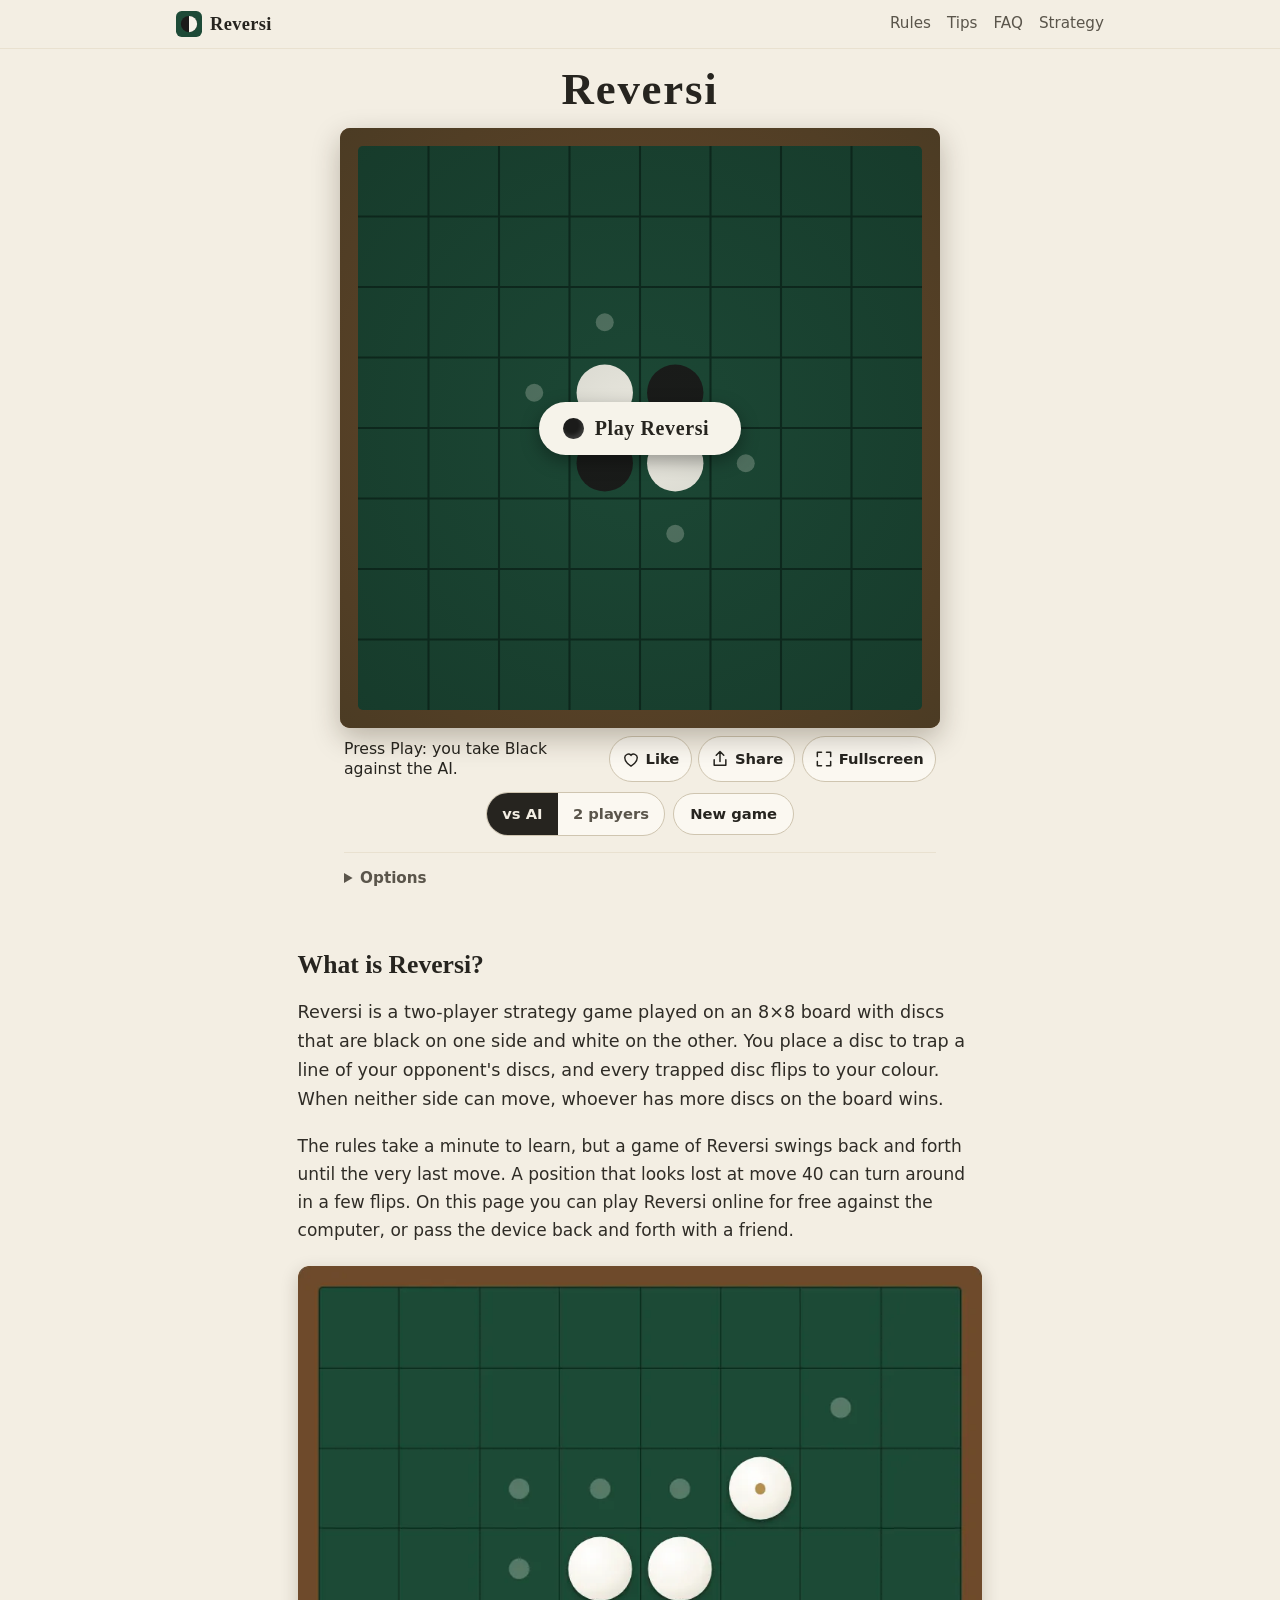
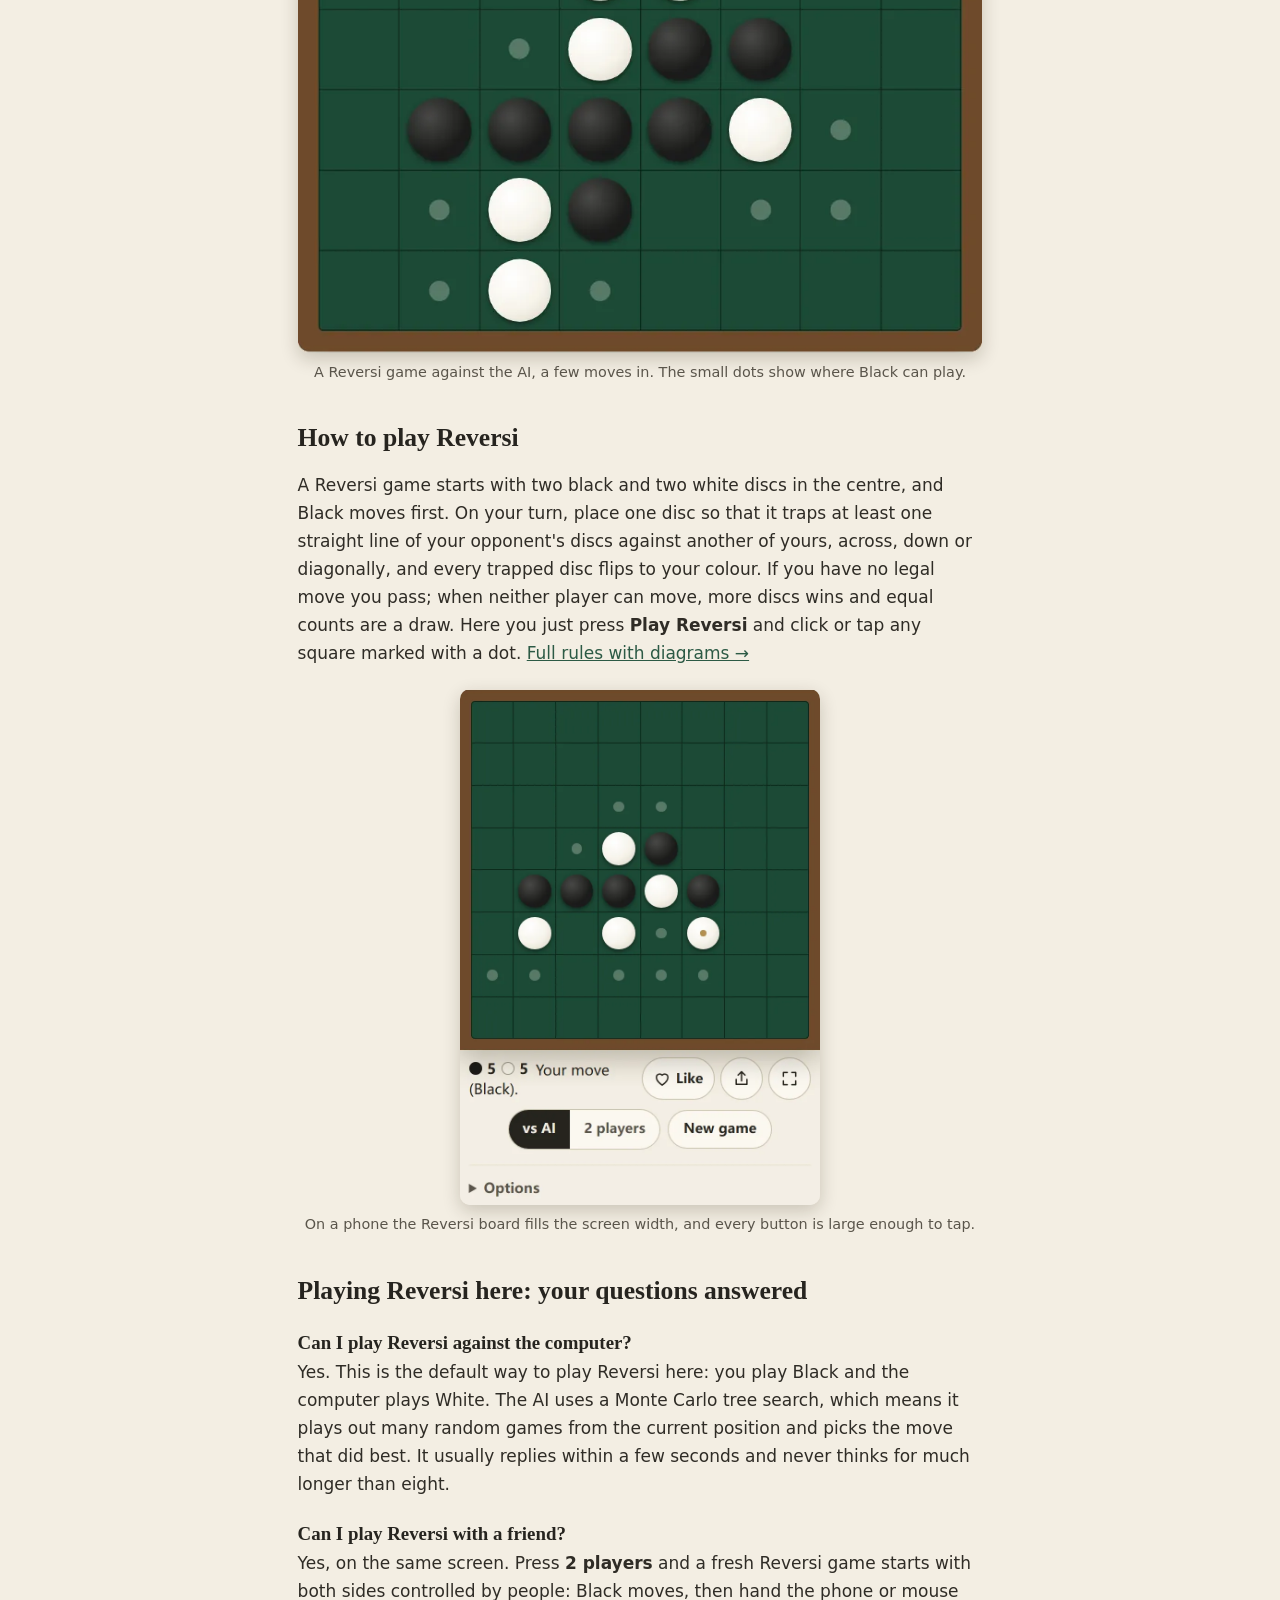
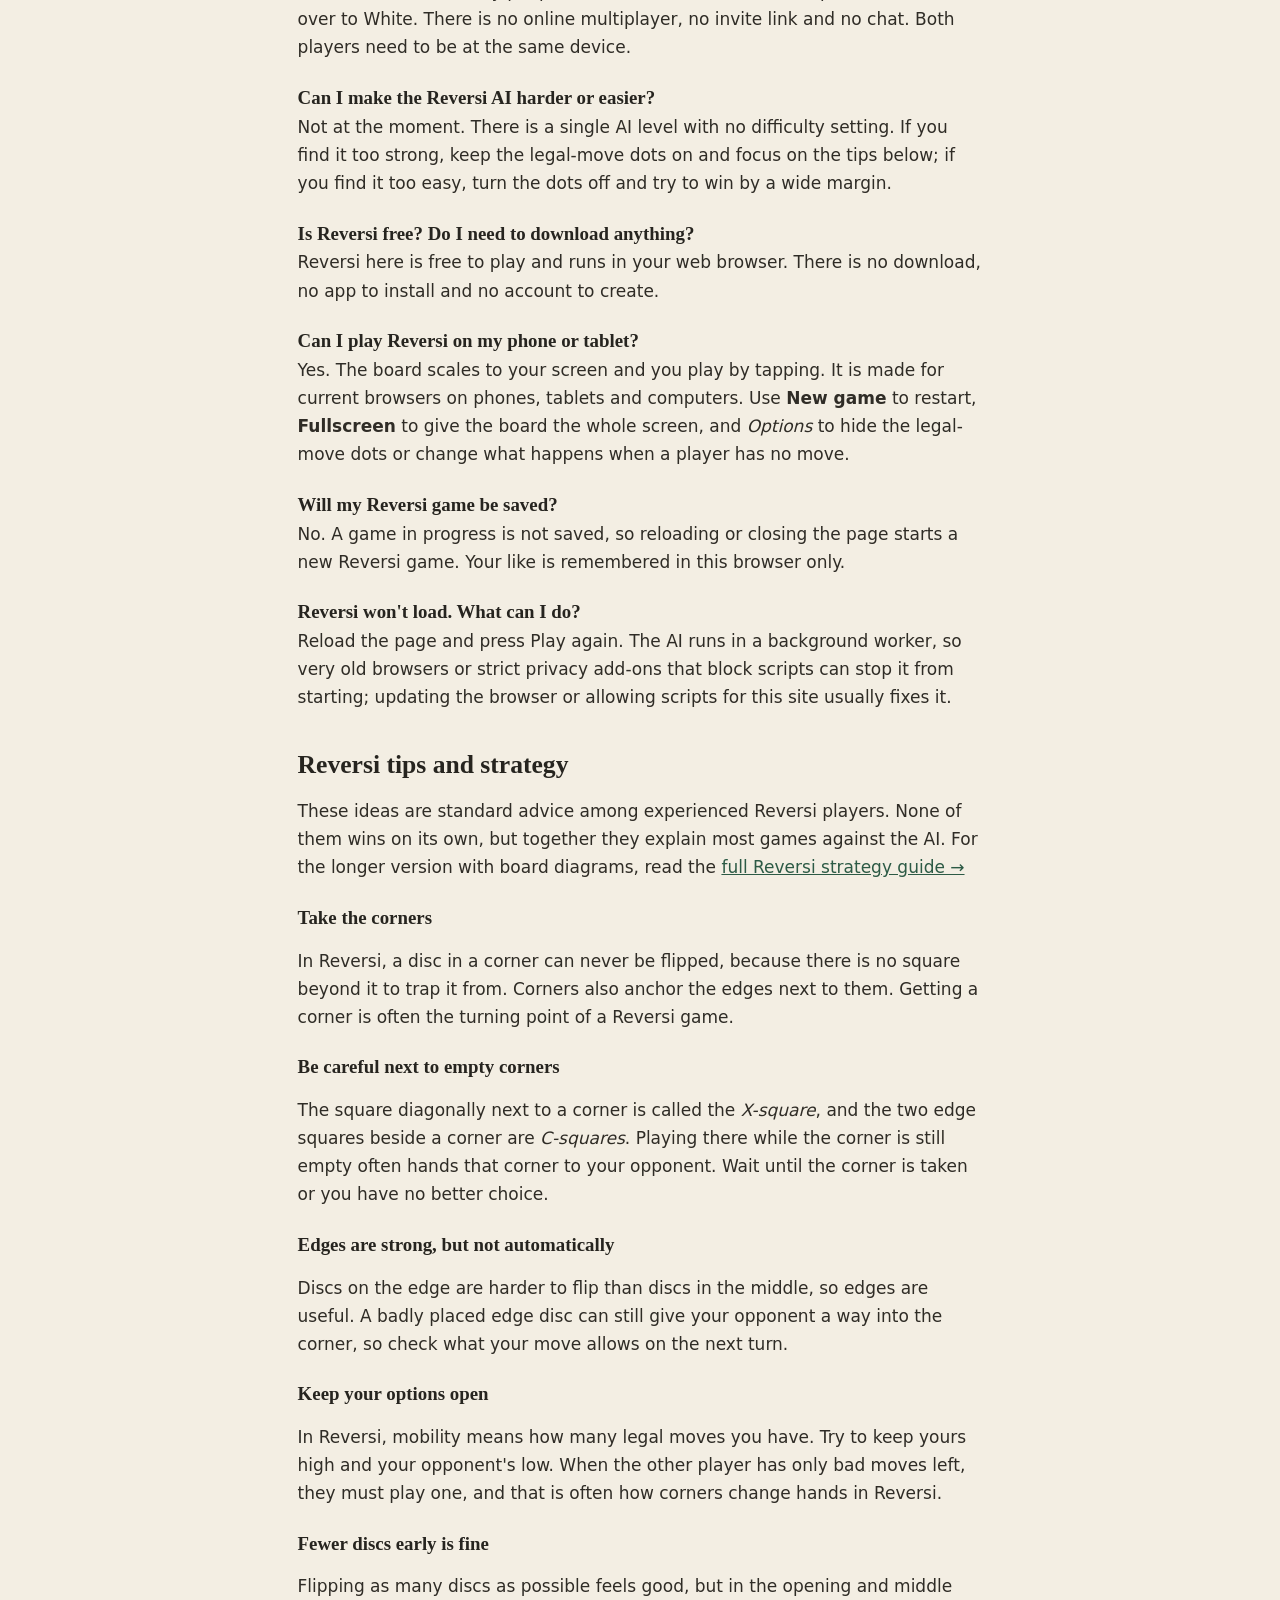
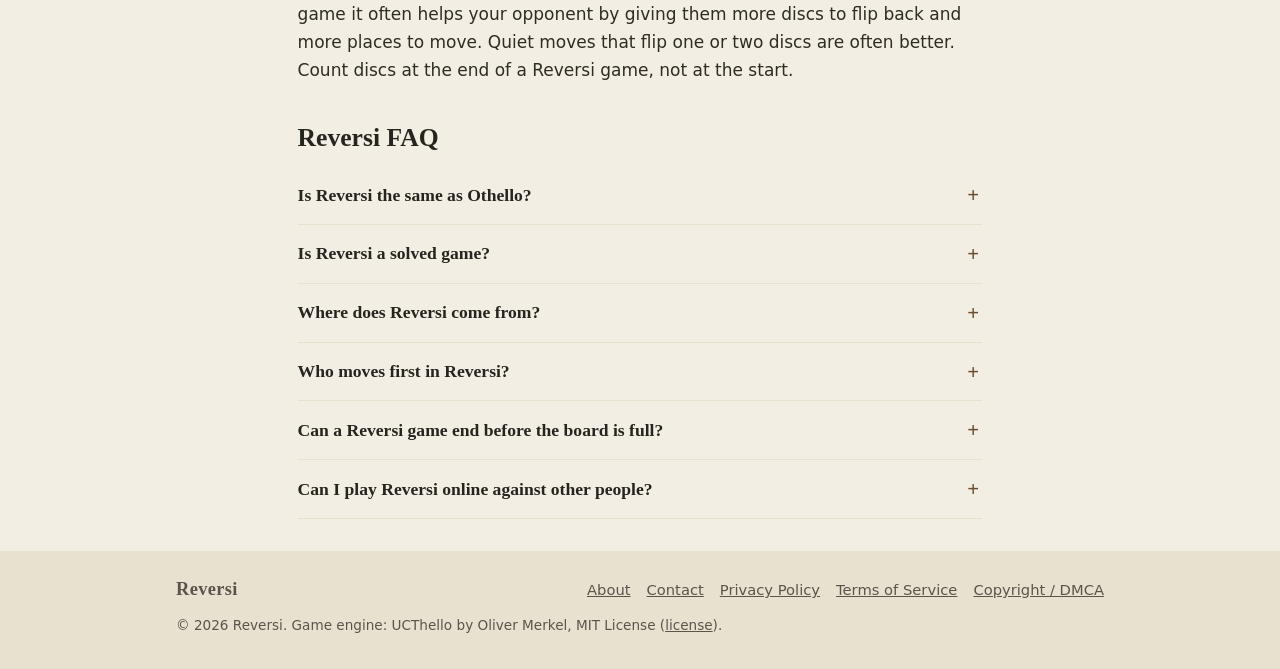
<file: index.html>
<!doctype html>
<html lang="en">
<head>
<meta charset="utf-8">
<meta name="viewport" content="width=device-width, initial-scale=1">
<title>Reversi – Play Online Free vs AI or a Friend</title>
<meta name="description" content="Play Reversi online for free in your browser: no download, no sign-up. Take Black against the computer or play a friend on one screen, on phone or desktop.">
<link rel="canonical" href="https://redreamality.com/reversi/">
<link rel="icon" href="./favicon.svg" type="image/svg+xml">
<meta name="theme-color" content="#1d4a37">
<meta property="og:type" content="website">
<meta property="og:site_name" content="Reversi">
<meta property="og:title" content="Reversi – Play Online Free vs AI or a Friend">
<meta property="og:description" content="Play Reversi in your browser against the computer or with a friend on the same screen. Free, no download.">
<meta property="og:url" content="https://redreamality.com/reversi/">
<meta property="og:image" content="https://redreamality.com/reversi/img/reversi-midgame.png">
<meta name="twitter:card" content="summary_large_image">
<link rel="stylesheet" href="./css/site.css">
<script type="application/ld+json">
{
  "@context": "https://schema.org",
  "@graph": [
    {
      "@type": "VideoGame",
      "@id": "https://redreamality.com/reversi/#game",
      "name": "Reversi",
      "url": "https://redreamality.com/reversi/",
      "description": "Reversi, the two-player strategy board game on an 8×8 board, playable in the browser against a computer opponent or by two people on one screen.",
      "genre": ["Board game", "Strategy"],
      "gamePlatform": ["Web browser", "Mobile web browser"],
      "applicationCategory": "Game",
      "operatingSystem": "Any",
      "playMode": ["SinglePlayer", "MultiPlayer"],
      "numberOfPlayers": {"@type": "QuantitativeValue", "minValue": 1, "maxValue": 2},
      "image": "https://redreamality.com/reversi/img/reversi-midgame.png",
      "screenshot": "https://redreamality.com/reversi/img/reversi-midgame.png",
      "inLanguage": "en",
      "isAccessibleForFree": true,
      "offers": {"@type": "Offer", "price": "0", "priceCurrency": "USD"}
    },
    {
      "@type": "BreadcrumbList",
      "itemListElement": [
        {"@type": "ListItem", "position": 1, "name": "Reversi", "item": "https://redreamality.com/reversi/"}
      ]
    }
  ]
}
</script>
<script type="application/ld+json">
{
 "@context": "https://schema.org",
 "@type": "FAQPage",
 "mainEntity": [
  {
   "@type": "Question",
   "name": "Is Reversi the same as Othello?",
   "acceptedAnswer": {
    "@type": "Answer",
    "text": "They are very close. Othello is a trademarked game with the same board, discs and flipping rules, and it is often used as another name for Reversi. Historically, the two differed in how the game opened: in early Reversi the centre squares were filled by the players' first moves, while Othello fixes the starting position with four discs placed diagonally. This site uses that fixed diagonal start."
   }
  },
  {
   "@type": "Question",
   "name": "Is Reversi a solved game?",
   "acceptedAnswer": {
    "@type": "Answer",
    "text": "A 2023 study says yes, for the standard 8×8 board. Hiroki Takizawa posted a preprint reporting a computer proof that perfect play by both players leads to a draw ( arXiv:2310.19387 ). That is a research result for flawless play; it does not change how a normal game of Reversi feels, where both sides make plenty of mistakes."
   }
  },
  {
   "@type": "Question",
   "name": "Where does Reversi come from?",
   "acceptedAnswer": {
    "@type": "Answer",
    "text": "Reversi dates from England in the 1880s. Two Englishmen, Lewis Waterman and John W. Mollett, each claimed to have invented it."
   }
  },
  {
   "@type": "Question",
   "name": "Who moves first in Reversi?",
   "acceptedAnswer": {
    "@type": "Answer",
    "text": "Black moves first. On this site you are Black when you play against the AI; in 2 players mode, whoever takes Black starts."
   }
  },
  {
   "@type": "Question",
   "name": "Can a Reversi game end before the board is full?",
   "acceptedAnswer": {
    "@type": "Answer",
    "text": "Yes. The game ends as soon as neither player has a legal move, which can leave empty squares. It can even end with one colour wiped off the board entirely."
   }
  },
  {
   "@type": "Question",
   "name": "Can I play Reversi online against other people?",
   "acceptedAnswer": {
    "@type": "Answer",
    "text": "No. You can play against the computer or with a second person on the same device. Playing against someone on another device is not available."
   }
  }
 ]
}
</script>
<!-- analytics -->
<script async src="https://www.googletagmanager.com/gtag/js?id=G-4WM6C44V4Z"></script>
<script>window.dataLayer=window.dataLayer||[];function gtag(){dataLayer.push(arguments)}gtag("js",new Date());gtag("config","G-4WM6C44V4Z");window.trackEvent=function(n){gtag("event",n,{site:"reversi"})};</script>
<!-- /analytics -->
</head>
<body>
<header class="topbar">
  <div class="topbar-inner">
    <a class="brand" href="./" aria-label="Reversi home">
      <svg viewBox="0 0 32 32" aria-hidden="true"><rect width="32" height="32" rx="7" fill="#1d4a37"/><circle cx="16" cy="16" r="10" fill="#1b1b1a"/><path d="M16 6a10 10 0 0 1 0 20z" fill="#f6f3ea"/></svg>
      Reversi
    </a>
    <nav class="topnav" aria-label="Page sections">
      <a href="./rules.html">Rules</a>
      <a href="#tips">Tips</a>
      <a href="#faq">FAQ</a>
      <a href="./strategy.html">Strategy</a>
    </nav>
  </div>
</header>

<main>
<section class="hero" aria-labelledby="title">
  <h1 id="title">Reversi</h1>
  <div class="play" id="play">
    <div class="stage" id="stage">
      <div class="layer cover" id="cover">
        <svg viewBox="0 0 100 100" role="img" aria-label="Reversi board at the opening position: two black and two white discs in the centre">
          <rect width="100" height="100" fill="#6e4b2c"/>
          <rect x="3" y="3" width="94" height="94" rx="0.8" fill="#1d4a37"/>
          <path d="M14.75 3V97M26.5 3V97M38.25 3V97M50 3V97M61.75 3V97M73.5 3V97M85.25 3V97M3 14.75H97M3 26.5H97M3 38.25H97M3 50H97M3 61.75H97M3 73.5H97M3 85.25H97" stroke="#0e2a1f" stroke-width="0.35"/>
          <g fill="#f6f3ea"><circle cx="44.125" cy="44.125" r="4.7"/><circle cx="55.875" cy="55.875" r="4.7"/></g>
          <g fill="#1b1b1a"><circle cx="55.875" cy="44.125" r="4.7"/><circle cx="44.125" cy="55.875" r="4.7"/></g>
          <g fill="rgba(246,243,234,0.28)"><circle cx="44.125" cy="32.375" r="1.5"/><circle cx="32.375" cy="44.125" r="1.5"/><circle cx="67.625" cy="55.875" r="1.5"/><circle cx="55.875" cy="67.625" r="1.5"/></g>
        </svg>
        <div class="cover-cta">
          <button type="button" class="btn-play" id="play-btn"><span class="dot" aria-hidden="true"></span>Play Reversi</button>
        </div>
      </div>
      <div class="layer loader" id="loader" hidden role="status" aria-live="polite">
        <div class="loader-discs" aria-hidden="true"><span></span><span></span><span></span><span></span></div>
        <p>Setting out the discs and waking up the AI…</p>
      </div>
      <div class="layer boardlayer" id="boardlayer" hidden>
        <div id="board" class="board"></div>
      </div>
    </div>
    <div class="gamebar">
      <div class="status" id="status" aria-live="polite">Press Play: you take Black against the AI.</div>
      <div class="actions">
        <button type="button" class="iconbtn" id="like-btn" aria-pressed="false" aria-label="Like this game">
          <svg viewBox="0 0 24 24" aria-hidden="true"><path d="M12 20.5s-7.5-4.6-7.5-10.2A4.3 4.3 0 0 1 12 7.6a4.3 4.3 0 0 1 7.5 2.7c0 5.6-7.5 10.2-7.5 10.2z" fill="none" stroke="currentColor" stroke-width="1.8" stroke-linejoin="round"/></svg>
          <span data-like-label>Like</span>
        </button>
        <button type="button" class="iconbtn" id="share-btn" aria-label="Share">
          <svg viewBox="0 0 24 24" aria-hidden="true"><path d="M12 3v12M7.5 7.5 12 3l4.5 4.5M5 13v6.5h14V13" fill="none" stroke="currentColor" stroke-width="1.8" stroke-linecap="round" stroke-linejoin="round"/></svg>
          <span class="label">Share</span>
        </button>
        <button type="button" class="iconbtn" id="fs-btn" aria-label="Fullscreen">
          <svg viewBox="0 0 24 24" aria-hidden="true"><path d="M4 9V4h5M20 9V4h-5M4 15v5h5M20 15v5h-5" fill="none" stroke="currentColor" stroke-width="1.8" stroke-linecap="round" stroke-linejoin="round"/></svg>
          <span class="label">Fullscreen</span>
        </button>
      </div>
    </div>
    <div class="controls">
      <div class="seg" role="group" aria-label="Who plays">
        <button type="button" data-mode="ai" aria-pressed="true">vs AI</button>
        <button type="button" data-mode="2p" aria-pressed="false">2 players</button>
      </div>
      <button type="button" class="textbtn" id="new-game">New game</button>
      <details class="options">
        <summary>Options</summary>
        <fieldset>
          <legend>When a player has no legal move</legend>
          <label><input type="radio" name="nomove" id="opt-pass" checked> they must pass</label>
          <label><input type="radio" name="nomove" id="opt-end"> the game ends</label>
        </fieldset>
        <label><input type="checkbox" id="opt-hints" checked> Show legal moves</label>
      </details>
    </div>
  </div>
</section>
<article class="content">
  <section aria-labelledby="what">
    <h2 id="what">What is Reversi?</h2>
    <p class="lead">Reversi is a two-player strategy game played on an 8×8 board with discs that are black on one side and white on the other. You place a disc to trap a line of your opponent's discs, and every trapped disc flips to your colour. When neither side can move, whoever has more discs on the board wins.</p>
    <p>The rules take a minute to learn, but a game of Reversi swings back and forth until the very last move. A position that looks lost at move 40 can turn around in a few flips. On this page you can play Reversi online for free against the computer, or pass the device back and forth with a friend.</p>
    <figure class="shot">
      <img src="./img/reversi-midgame.webp" width="900" height="902" alt="A Reversi game in progress on this site: black and white discs spread across the green board, with small dots marking Black's legal moves">
      <figcaption>A Reversi game against the AI, a few moves in. The small dots show where Black can play.</figcaption>
    </figure>
  </section>

  <section aria-labelledby="how-to-play">
    <h2 id="how-to-play">How to play Reversi</h2>
    <p>A Reversi game starts with two black and two white discs in the centre, and Black moves first. On your turn, place one disc so that it traps at least one straight line of your opponent's discs against another of yours, across, down or diagonally, and every trapped disc flips to your colour. If you have no legal move you pass; when neither player can move, more discs wins and equal counts are a draw. Here you just press <strong>Play Reversi</strong> and click or tap any square marked with a dot. <a href="./rules.html">Full rules with diagrams →</a></p>
    <figure class="shot narrow">
      <img src="./img/reversi-mobile.webp" width="780" height="1118" loading="lazy" alt="Reversi on a phone screen: the board fills the width, with the score, Like, Share and Fullscreen buttons and the vs AI and 2 players switch below it">
      <figcaption>On a phone the Reversi board fills the screen width, and every button is large enough to tap.</figcaption>
    </figure>
  </section>

  <section aria-labelledby="questions">
    <h2 id="questions">Playing Reversi here: your questions answered</h2>
    <div class="qa">
      <h3>Can I play Reversi against the computer?</h3>
      <p>Yes. This is the default way to play Reversi here: you play Black and the computer plays White. The AI uses a Monte Carlo tree search, which means it plays out many random games from the current position and picks the move that did best. It usually replies within a few seconds and never thinks for much longer than eight.</p>
      <h3>Can I play Reversi with a friend?</h3>
      <p>Yes, on the same screen. Press <strong>2 players</strong> and a fresh Reversi game starts with both sides controlled by people: Black moves, then hand the phone or mouse over to White. There is no online multiplayer, no invite link and no chat. Both players need to be at the same device.</p>
      <h3>Can I make the Reversi AI harder or easier?</h3>
      <p>Not at the moment. There is a single AI level with no difficulty setting. If you find it too strong, keep the legal-move dots on and focus on the tips below; if you find it too easy, turn the dots off and try to win by a wide margin.</p>
      <h3>Is Reversi free? Do I need to download anything?</h3>
      <p>Reversi here is free to play and runs in your web browser. There is no download, no app to install and no account to create.</p>
      <h3>Can I play Reversi on my phone or tablet?</h3>
      <p>Yes. The board scales to your screen and you play by tapping. It is made for current browsers on phones, tablets and computers. Use <strong>New game</strong> to restart, <strong>Fullscreen</strong> to give the board the whole screen, and <em>Options</em> to hide the legal-move dots or change what happens when a player has no move.</p>
      <h3>Will my Reversi game be saved?</h3>
      <p>No. A game in progress is not saved, so reloading or closing the page starts a new Reversi game. Your like is remembered in this browser only.</p>
      <h3>Reversi won't load. What can I do?</h3>
      <p>Reload the page and press Play again. The AI runs in a background worker, so very old browsers or strict privacy add-ons that block scripts can stop it from starting; updating the browser or allowing scripts for this site usually fixes it.</p>
    </div>
  </section>

  <section aria-labelledby="tips">
    <h2 id="tips">Reversi tips and strategy</h2>
    <p>These ideas are standard advice among experienced Reversi players. None of them wins on its own, but together they explain most games against the AI. For the longer version with board diagrams, read the <a href="./strategy.html">full Reversi strategy guide →</a></p>
    <h3>Take the corners</h3>
    <p>In Reversi, a disc in a corner can never be flipped, because there is no square beyond it to trap it from. Corners also anchor the edges next to them. Getting a corner is often the turning point of a Reversi game.</p>
    <h3>Be careful next to empty corners</h3>
    <p>The square diagonally next to a corner is called the <em>X-square</em>, and the two edge squares beside a corner are <em>C-squares</em>. Playing there while the corner is still empty often hands that corner to your opponent. Wait until the corner is taken or you have no better choice.</p>
    <h3>Edges are strong, but not automatically</h3>
    <p>Discs on the edge are harder to flip than discs in the middle, so edges are useful. A badly placed edge disc can still give your opponent a way into the corner, so check what your move allows on the next turn.</p>
    <h3>Keep your options open</h3>
    <p>In Reversi, mobility means how many legal moves you have. Try to keep yours high and your opponent's low. When the other player has only bad moves left, they must play one, and that is often how corners change hands in Reversi.</p>
    <h3>Fewer discs early is fine</h3>
    <p>Flipping as many discs as possible feels good, but in the opening and middle game it often helps your opponent by giving them more discs to flip back and more places to move. Quiet moves that flip one or two discs are often better. Count discs at the end of a Reversi game, not at the start.</p>
  </section>

  <section class="faq" id="faq" aria-labelledby="faq-title">
    <h2 id="faq-title">Reversi FAQ</h2>
    <details>
      <summary>Is Reversi the same as Othello?</summary>
      <p>They are very close. Othello is a trademarked game with the same board, discs and flipping rules, and it is often used as another name for Reversi. Historically, the two differed in how the game opened: in early Reversi the centre squares were filled by the players' first moves, while Othello fixes the starting position with four discs placed diagonally. This site uses that fixed diagonal start.</p>
    </details>
    <details>
      <summary>Is Reversi a solved game?</summary>
      <p>A 2023 study says yes, for the standard 8×8 board. Hiroki Takizawa posted a preprint reporting a computer proof that perfect play by both players leads to a draw (<a href="https://arxiv.org/abs/2310.19387" rel="noopener">arXiv:2310.19387</a>). That is a research result for flawless play; it does not change how a normal game of Reversi feels, where both sides make plenty of mistakes.</p>
    </details>
    <details>
      <summary>Where does Reversi come from?</summary>
      <p>Reversi dates from England in the 1880s. Two Englishmen, Lewis Waterman and John W. Mollett, each claimed to have invented it.</p>
    </details>
    <details>
      <summary>Who moves first in Reversi?</summary>
      <p>Black moves first. On this site you are Black when you play against the AI; in 2 players mode, whoever takes Black starts.</p>
    </details>
    <details>
      <summary>Can a Reversi game end before the board is full?</summary>
      <p>Yes. The game ends as soon as neither player has a legal move, which can leave empty squares. It can even end with one colour wiped off the board entirely.</p>
    </details>
    <details>
      <summary>Can I play Reversi online against other people?</summary>
      <p>No. You can play against the computer or with a second person on the same device. Playing against someone on another device is not available.</p>
    </details>
  </section>

  <!-- comments:section -->
  <!-- /comments:section -->
</article>
</main>
<footer class="site-footer">
  <div class="inner">
    <a class="brand" href="./">Reversi</a>
    <nav aria-label="Site">
      <a href="./about.html">About</a>
      <a href="./contact.html">Contact</a>
      <a href="./privacy.html">Privacy Policy</a>
      <a href="./terms.html">Terms of Service</a>
      <a href="./dmca.html">Copyright / DMCA</a>
    </nav>
    <p class="fine">© 2026 Reversi. Game engine: UCThello by Oliver Merkel, MIT License (<a href="./licenses/UCThello-LICENSE.txt">license</a>).</p>
  </div>
</footer>
<script type="module" src="./js/app.js"></script>
<!-- comments:script -->
<!-- /comments:script -->
</body>
</html>
</file>
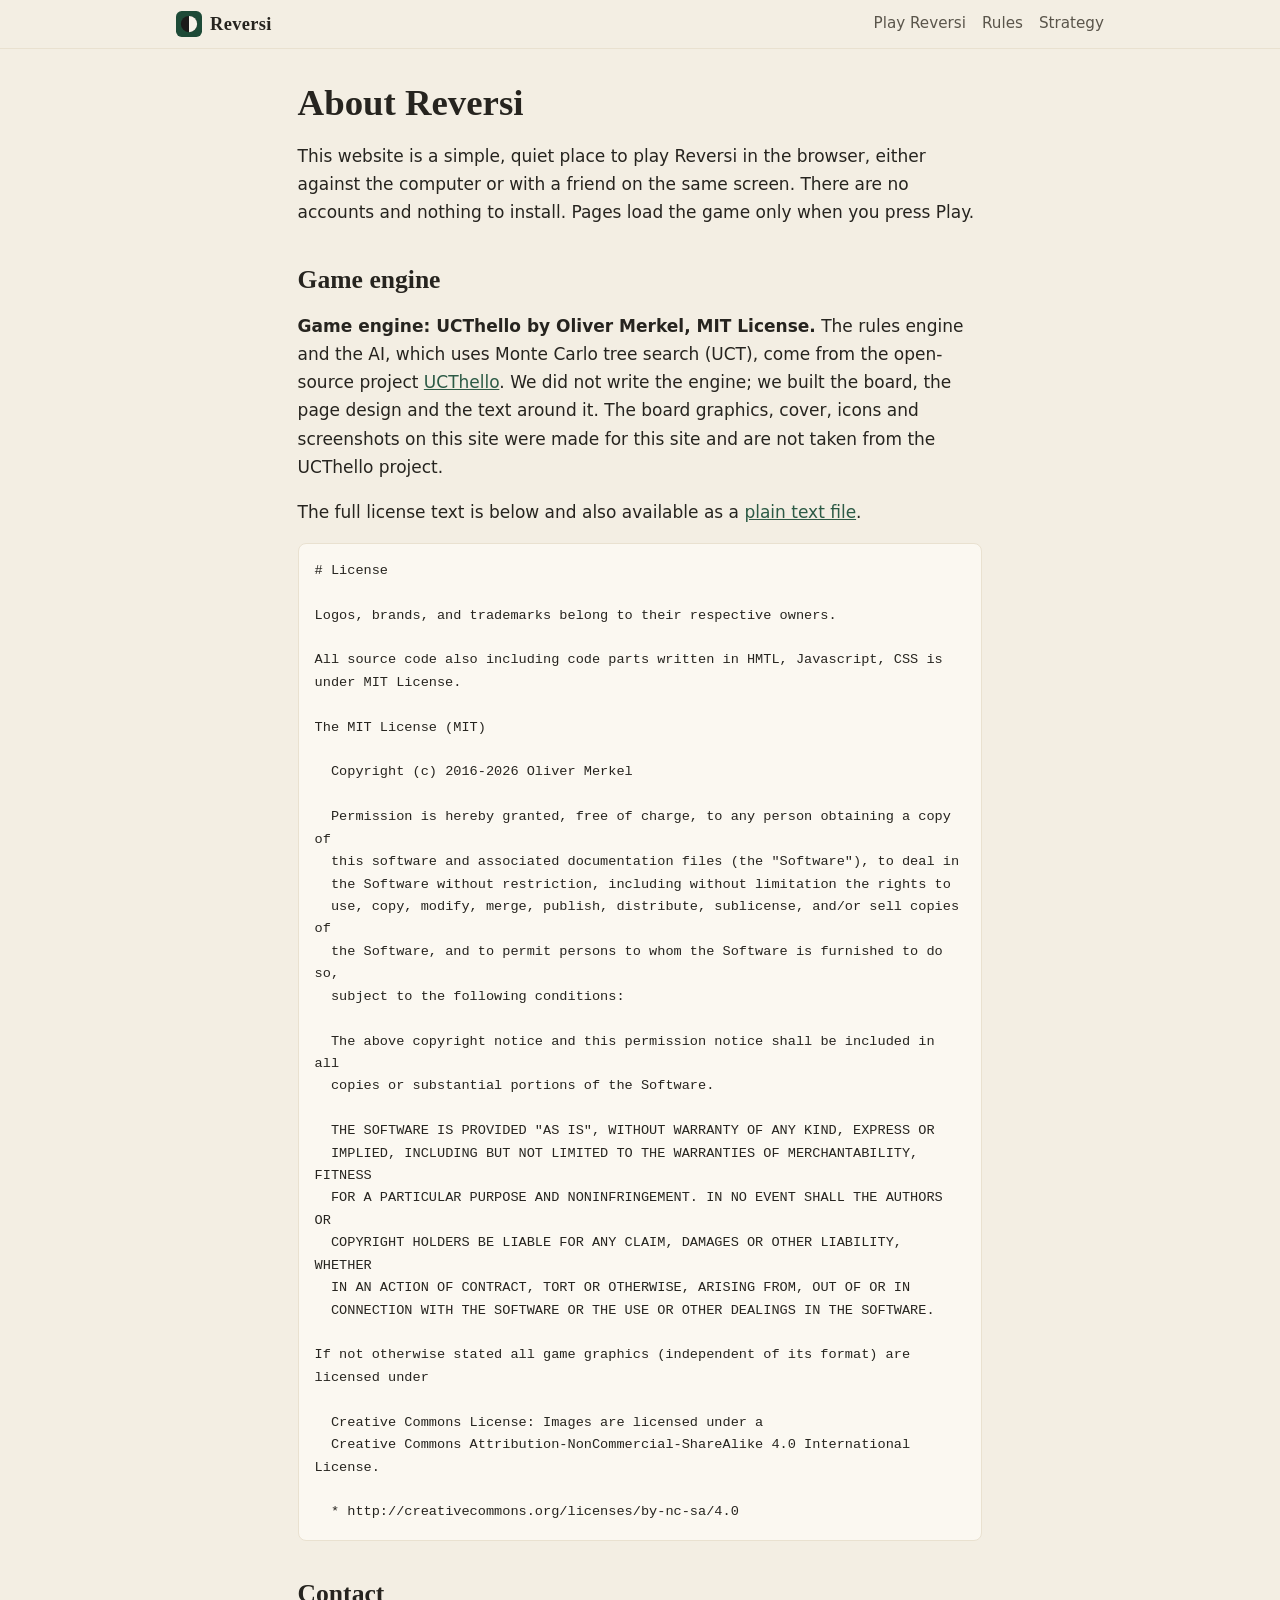
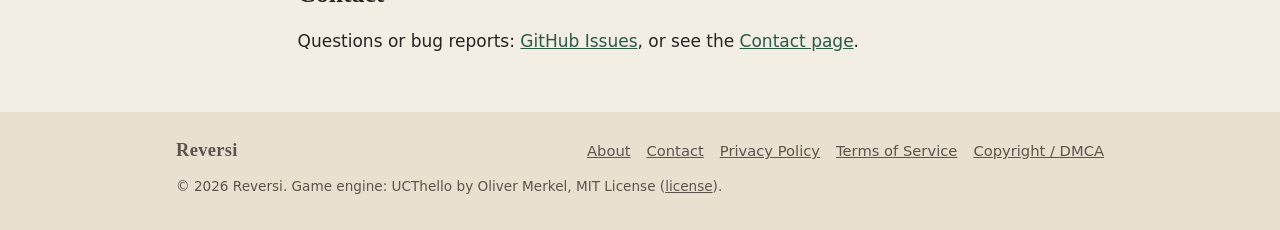
<file: about.html>
<!doctype html>
<html lang="en">
<head>
<meta charset="utf-8">
<meta name="viewport" content="width=device-width, initial-scale=1">
<title>About Reversi – This Site and the Game Engine</title>
<meta name="description" content="About the Reversi website: a quiet place to play Reversi in the browser, built on the open-source UCThello engine by Oliver Merkel (MIT License).">
<link rel="canonical" href="https://redreamality.com/reversi/about.html">
<link rel="icon" href="./favicon.svg" type="image/svg+xml">
<meta name="theme-color" content="#1d4a37">
<meta name="page-type" content="other">
<link rel="stylesheet" href="./css/site.css">
<script type="application/ld+json">
{"@context":"https://schema.org","@type":"BreadcrumbList","itemListElement":[
 {"@type":"ListItem","position":1,"name":"Reversi","item":"https://redreamality.com/reversi/"},
 {"@type":"ListItem","position":2,"name":"About","item":"https://redreamality.com/reversi/about.html"}]}
</script>
<!-- analytics -->
<script async src="https://www.googletagmanager.com/gtag/js?id=G-4WM6C44V4Z"></script>
<script>window.dataLayer=window.dataLayer||[];function gtag(){dataLayer.push(arguments)}gtag("js",new Date());gtag("config","G-4WM6C44V4Z");window.trackEvent=function(n){gtag("event",n,{site:"reversi"})};</script>
<!-- /analytics -->
</head>
<body>
<header class="topbar">
  <div class="topbar-inner">
    <a class="brand" href="./" aria-label="Reversi home">
      <svg viewBox="0 0 32 32" aria-hidden="true"><rect width="32" height="32" rx="7" fill="#1d4a37"/><circle cx="16" cy="16" r="10" fill="#1b1b1a"/><path d="M16 6a10 10 0 0 1 0 20z" fill="#f6f3ea"/></svg>
      Reversi
    </a>
    <nav class="topnav" aria-label="Main">
      <a href="./">Play Reversi</a>
      <a href="./rules.html">Rules</a>
      <a href="./strategy.html">Strategy</a>
    </nav>
  </div>
</header>
<main class="page">
<h1>About Reversi</h1>
<p>This website is a simple, quiet place to play Reversi in the browser, either against the computer or with a friend on the same screen. There are no accounts and nothing to install. Pages load the game only when you press Play.</p>
<h2>Game engine</h2>
<p><strong>Game engine: UCThello by Oliver Merkel, MIT License.</strong> The rules engine and the AI, which uses Monte Carlo tree search (UCT), come from the open-source project <a href="https://github.com/OMerkel/UCThello" rel="noopener">UCThello</a>. We did not write the engine; we built the board, the page design and the text around it. The board graphics, cover, icons and screenshots on this site were made for this site and are not taken from the UCThello project.</p>
<p>The full license text is below and also available as a <a href="./licenses/UCThello-LICENSE.txt">plain text file</a>.</p>
<pre># License

Logos, brands, and trademarks belong to their respective owners.

All source code also including code parts written in HMTL, Javascript, CSS is under MIT License.

The MIT License (MIT)

  Copyright (c) 2016-2026 Oliver Merkel

  Permission is hereby granted, free of charge, to any person obtaining a copy of
  this software and associated documentation files (the "Software"), to deal in
  the Software without restriction, including without limitation the rights to
  use, copy, modify, merge, publish, distribute, sublicense, and/or sell copies of
  the Software, and to permit persons to whom the Software is furnished to do so,
  subject to the following conditions:

  The above copyright notice and this permission notice shall be included in all
  copies or substantial portions of the Software.

  THE SOFTWARE IS PROVIDED "AS IS", WITHOUT WARRANTY OF ANY KIND, EXPRESS OR
  IMPLIED, INCLUDING BUT NOT LIMITED TO THE WARRANTIES OF MERCHANTABILITY, FITNESS
  FOR A PARTICULAR PURPOSE AND NONINFRINGEMENT. IN NO EVENT SHALL THE AUTHORS OR
  COPYRIGHT HOLDERS BE LIABLE FOR ANY CLAIM, DAMAGES OR OTHER LIABILITY, WHETHER
  IN AN ACTION OF CONTRACT, TORT OR OTHERWISE, ARISING FROM, OUT OF OR IN
  CONNECTION WITH THE SOFTWARE OR THE USE OR OTHER DEALINGS IN THE SOFTWARE.

If not otherwise stated all game graphics (independent of its format) are licensed under

  Creative Commons License: Images are licensed under a
  Creative Commons Attribution-NonCommercial-ShareAlike 4.0 International License.
  
  * http://creativecommons.org/licenses/by-nc-sa/4.0</pre>
<h2>Contact</h2>
<p>Questions or bug reports: <a href="https://github.com/redreamality/reversi/issues" rel="noopener">GitHub Issues</a>, or see the <a href="./contact.html">Contact page</a>.</p>
</main>
<footer class="site-footer">
  <div class="inner">
    <a class="brand" href="./">Reversi</a>
    <nav aria-label="Site">
      <a href="./about.html">About</a>
      <a href="./contact.html">Contact</a>
      <a href="./privacy.html">Privacy Policy</a>
      <a href="./terms.html">Terms of Service</a>
      <a href="./dmca.html">Copyright / DMCA</a>
    </nav>
    <p class="fine">© 2026 Reversi. Game engine: UCThello by Oliver Merkel, MIT License (<a href="./licenses/UCThello-LICENSE.txt">license</a>).</p>
  </div>
</footer>
</body>
</html>
</file>
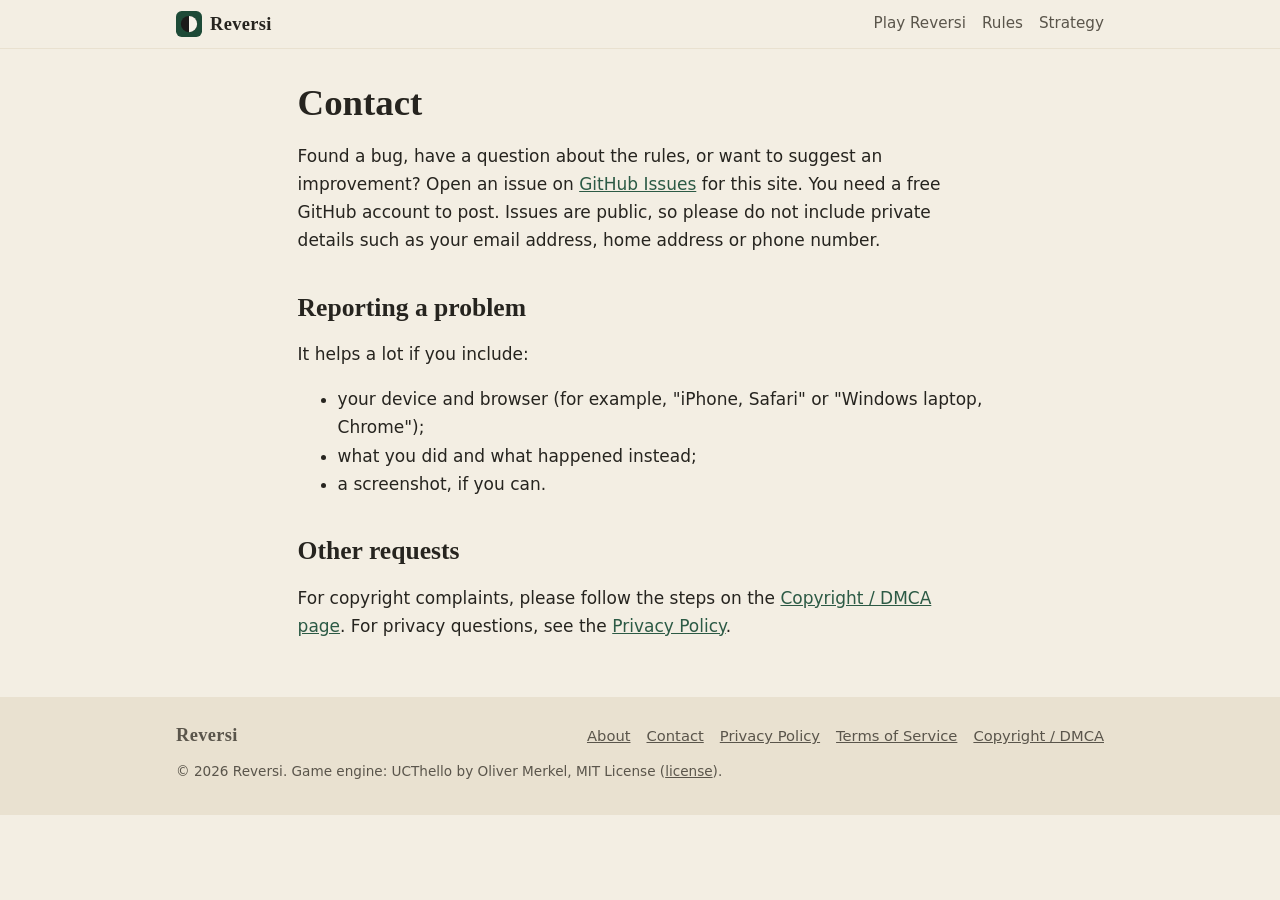
<file: contact.html>
<!doctype html>
<html lang="en">
<head>
<meta charset="utf-8">
<meta name="viewport" content="width=device-width, initial-scale=1">
<title>Contact – Reversi | Questions and Bug Reports</title>
<meta name="description" content="Contact the Reversi website team about a bug, a question on the rules, a privacy request or a copyright issue through GitHub Issues.">
<link rel="canonical" href="https://redreamality.com/reversi/contact.html">
<link rel="icon" href="./favicon.svg" type="image/svg+xml">
<meta name="theme-color" content="#1d4a37">
<link rel="stylesheet" href="./css/site.css">
<script type="application/ld+json">
{"@context":"https://schema.org","@type":"BreadcrumbList","itemListElement":[
 {"@type":"ListItem","position":1,"name":"Reversi","item":"https://redreamality.com/reversi/"},
 {"@type":"ListItem","position":2,"name":"Contact","item":"https://redreamality.com/reversi/contact.html"}]}
</script>
<!-- analytics -->
<script async src="https://www.googletagmanager.com/gtag/js?id=G-4WM6C44V4Z"></script>
<script>window.dataLayer=window.dataLayer||[];function gtag(){dataLayer.push(arguments)}gtag("js",new Date());gtag("config","G-4WM6C44V4Z");window.trackEvent=function(n){gtag("event",n,{site:"reversi"})};</script>
<!-- /analytics -->
</head>
<body>
<header class="topbar">
  <div class="topbar-inner">
    <a class="brand" href="./" aria-label="Reversi home">
      <svg viewBox="0 0 32 32" aria-hidden="true"><rect width="32" height="32" rx="7" fill="#1d4a37"/><circle cx="16" cy="16" r="10" fill="#1b1b1a"/><path d="M16 6a10 10 0 0 1 0 20z" fill="#f6f3ea"/></svg>
      Reversi
    </a>
    <nav class="topnav" aria-label="Main">
      <a href="./">Play Reversi</a>
      <a href="./rules.html">Rules</a>
      <a href="./strategy.html">Strategy</a>
    </nav>
  </div>
</header>
<main class="page">
<h1>Contact</h1>
<p>Found a bug, have a question about the rules, or want to suggest an improvement? Open an issue on <a href="https://github.com/redreamality/reversi/issues" rel="noopener">GitHub Issues</a> for this site. You need a free GitHub account to post. Issues are public, so please do not include private details such as your email address, home address or phone number.</p>
<h2>Reporting a problem</h2>
<p>It helps a lot if you include:</p>
<ul>
<li>your device and browser (for example, "iPhone, Safari" or "Windows laptop, Chrome");</li>
<li>what you did and what happened instead;</li>
<li>a screenshot, if you can.</li>
</ul>
<h2>Other requests</h2>
<p>For copyright complaints, please follow the steps on the <a href="./dmca.html">Copyright / DMCA page</a>. For privacy questions, see the <a href="./privacy.html">Privacy Policy</a>.</p>
</main>
<footer class="site-footer">
  <div class="inner">
    <a class="brand" href="./">Reversi</a>
    <nav aria-label="Site">
      <a href="./about.html">About</a>
      <a href="./contact.html">Contact</a>
      <a href="./privacy.html">Privacy Policy</a>
      <a href="./terms.html">Terms of Service</a>
      <a href="./dmca.html">Copyright / DMCA</a>
    </nav>
    <p class="fine">© 2026 Reversi. Game engine: UCThello by Oliver Merkel, MIT License (<a href="./licenses/UCThello-LICENSE.txt">license</a>).</p>
  </div>
</footer>
</body>
</html>
</file>
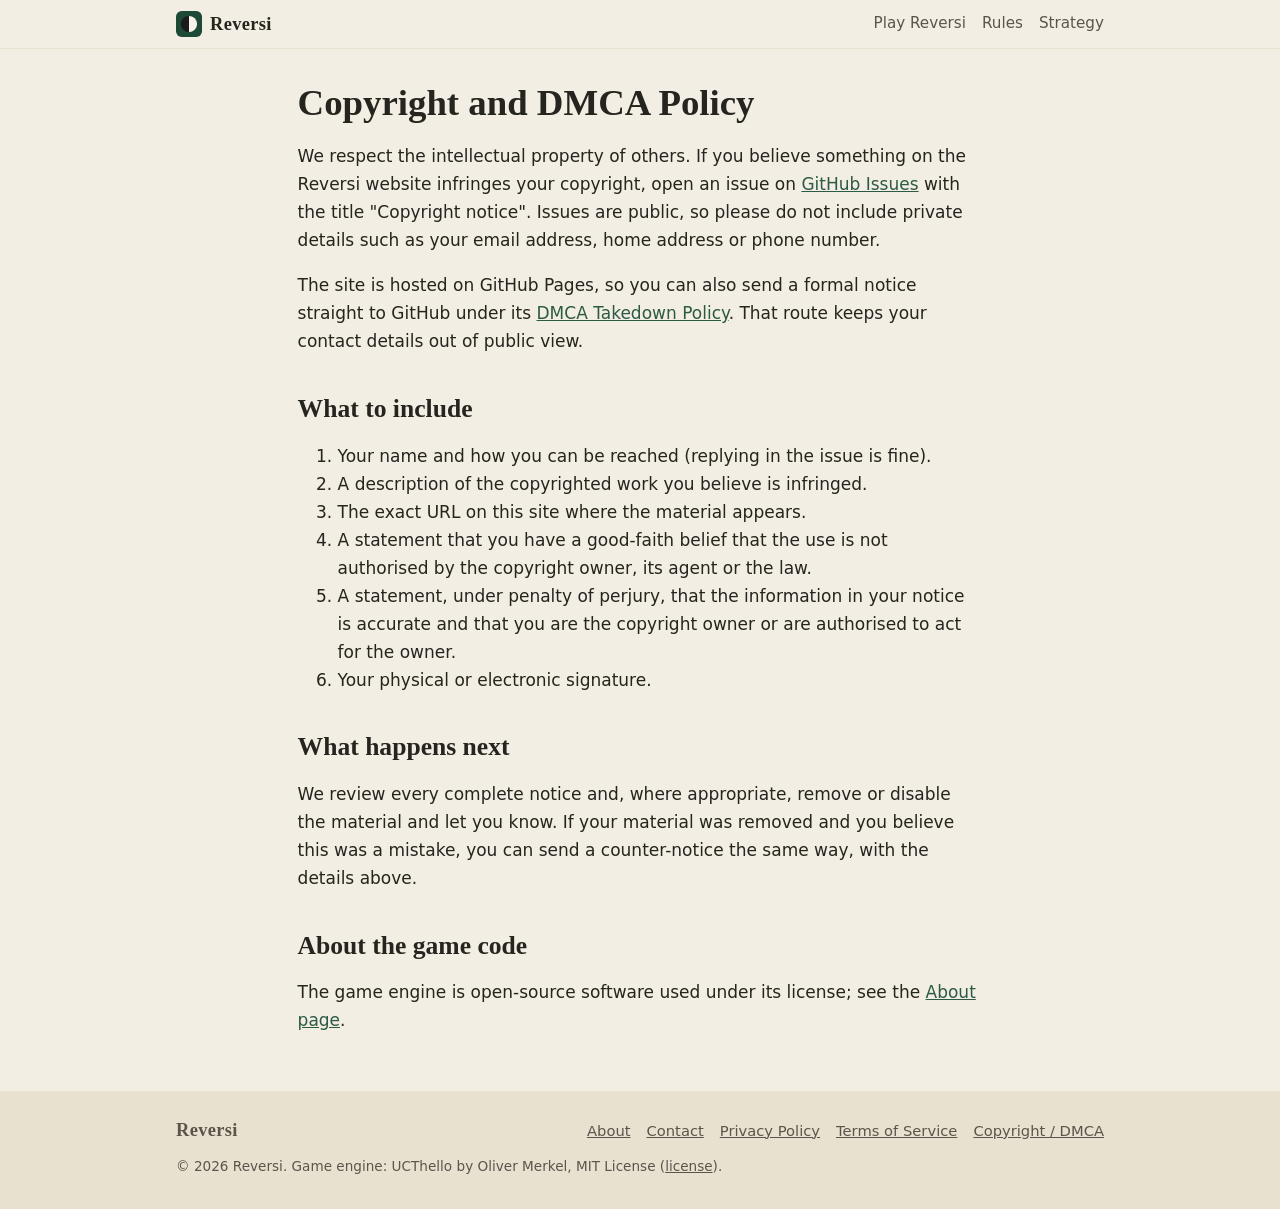
<file: dmca.html>
<!doctype html>
<html lang="en">
<head>
<meta charset="utf-8">
<meta name="viewport" content="width=device-width, initial-scale=1">
<title>Copyright and DMCA Policy – Reversi</title>
<meta name="description" content="How to report content on the Reversi website that you believe infringes your copyright, what to include in a notice, and how we respond.">
<link rel="canonical" href="https://redreamality.com/reversi/dmca.html">
<link rel="icon" href="./favicon.svg" type="image/svg+xml">
<meta name="theme-color" content="#1d4a37">
<link rel="stylesheet" href="./css/site.css">
<script type="application/ld+json">
{"@context":"https://schema.org","@type":"BreadcrumbList","itemListElement":[
 {"@type":"ListItem","position":1,"name":"Reversi","item":"https://redreamality.com/reversi/"},
 {"@type":"ListItem","position":2,"name":"Copyright / DMCA","item":"https://redreamality.com/reversi/dmca.html"}]}
</script>
<!-- analytics -->
<script async src="https://www.googletagmanager.com/gtag/js?id=G-4WM6C44V4Z"></script>
<script>window.dataLayer=window.dataLayer||[];function gtag(){dataLayer.push(arguments)}gtag("js",new Date());gtag("config","G-4WM6C44V4Z");window.trackEvent=function(n){gtag("event",n,{site:"reversi"})};</script>
<!-- /analytics -->
</head>
<body>
<header class="topbar">
  <div class="topbar-inner">
    <a class="brand" href="./" aria-label="Reversi home">
      <svg viewBox="0 0 32 32" aria-hidden="true"><rect width="32" height="32" rx="7" fill="#1d4a37"/><circle cx="16" cy="16" r="10" fill="#1b1b1a"/><path d="M16 6a10 10 0 0 1 0 20z" fill="#f6f3ea"/></svg>
      Reversi
    </a>
    <nav class="topnav" aria-label="Main">
      <a href="./">Play Reversi</a>
      <a href="./rules.html">Rules</a>
      <a href="./strategy.html">Strategy</a>
    </nav>
  </div>
</header>
<main class="page">
<h1>Copyright and DMCA Policy</h1>
<p>We respect the intellectual property of others. If you believe something on the Reversi website infringes your copyright, open an issue on <a href="https://github.com/redreamality/reversi/issues" rel="noopener">GitHub Issues</a> with the title "Copyright notice". Issues are public, so please do not include private details such as your email address, home address or phone number.</p>
<p>The site is hosted on GitHub Pages, so you can also send a formal notice straight to GitHub under its <a href="https://docs.github.com/en/site-policy/content-removal-policies/dmca-takedown-policy" rel="noopener">DMCA Takedown Policy</a>. That route keeps your contact details out of public view.</p>
<h2>What to include</h2>
<ol>
<li>Your name and how you can be reached (replying in the issue is fine).</li>
<li>A description of the copyrighted work you believe is infringed.</li>
<li>The exact URL on this site where the material appears.</li>
<li>A statement that you have a good-faith belief that the use is not authorised by the copyright owner, its agent or the law.</li>
<li>A statement, under penalty of perjury, that the information in your notice is accurate and that you are the copyright owner or are authorised to act for the owner.</li>
<li>Your physical or electronic signature.</li>
</ol>
<h2>What happens next</h2>
<p>We review every complete notice and, where appropriate, remove or disable the material and let you know. If your material was removed and you believe this was a mistake, you can send a counter-notice the same way, with the details above.</p>
<h2>About the game code</h2>
<p>The game engine is open-source software used under its license; see the <a href="./about.html">About page</a>.</p>
</main>
<footer class="site-footer">
  <div class="inner">
    <a class="brand" href="./">Reversi</a>
    <nav aria-label="Site">
      <a href="./about.html">About</a>
      <a href="./contact.html">Contact</a>
      <a href="./privacy.html">Privacy Policy</a>
      <a href="./terms.html">Terms of Service</a>
      <a href="./dmca.html">Copyright / DMCA</a>
    </nav>
    <p class="fine">© 2026 Reversi. Game engine: UCThello by Oliver Merkel, MIT License (<a href="./licenses/UCThello-LICENSE.txt">license</a>).</p>
  </div>
</footer>
</body>
</html>
</file>
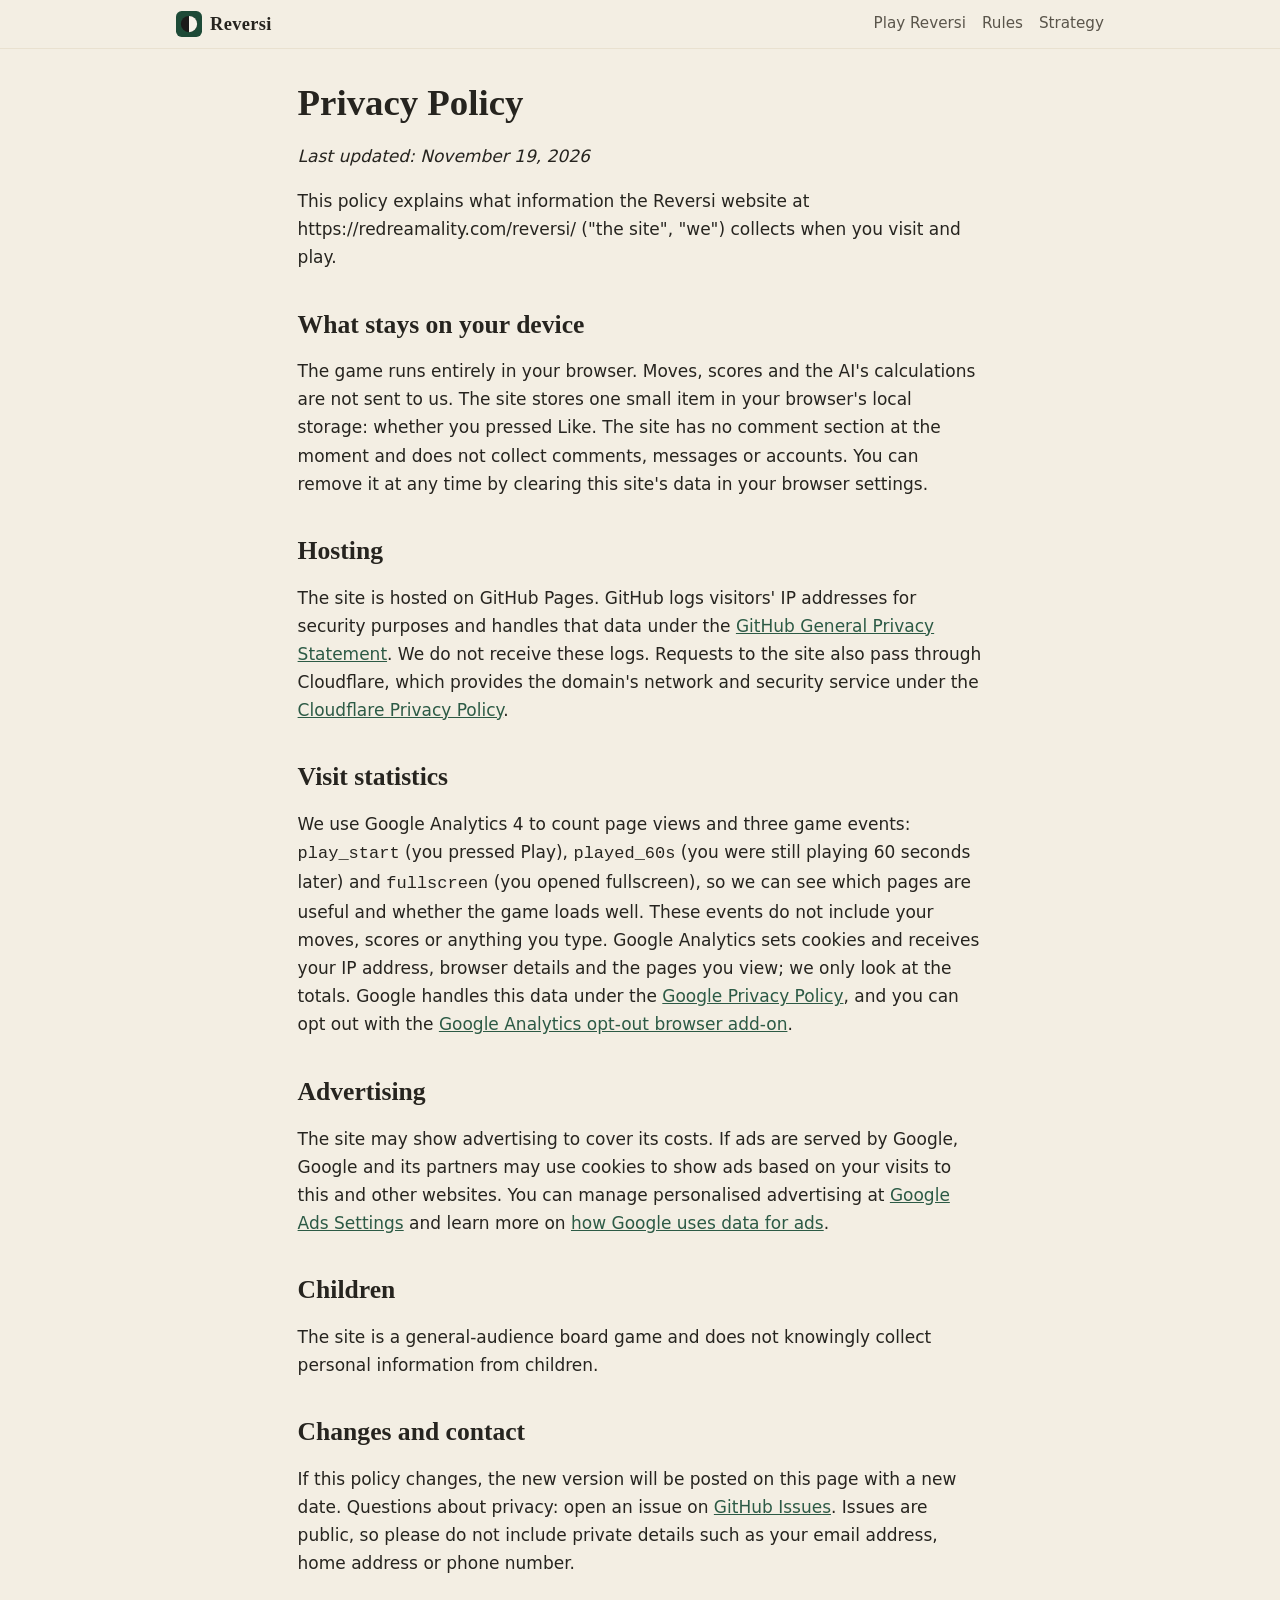
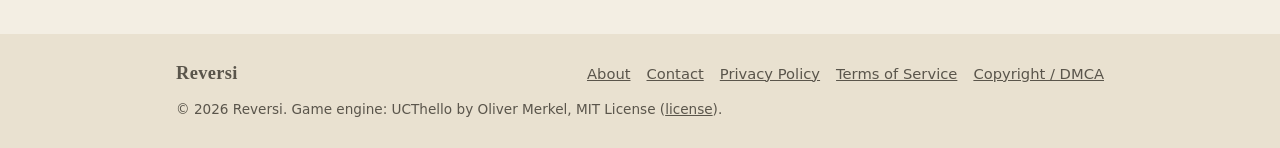
<file: privacy.html>
<!doctype html>
<html lang="en">
<head>
<meta charset="utf-8">
<meta name="viewport" content="width=device-width, initial-scale=1">
<title>Privacy Policy – Reversi | How We Handle Data</title>
<meta name="description" content="How the Reversi website handles your data: what stays in your browser, what server logs record, and how to reach us about privacy.">
<link rel="canonical" href="https://redreamality.com/reversi/privacy.html">
<link rel="icon" href="./favicon.svg" type="image/svg+xml">
<meta name="theme-color" content="#1d4a37">
<link rel="stylesheet" href="./css/site.css">
<script type="application/ld+json">
{"@context":"https://schema.org","@type":"BreadcrumbList","itemListElement":[
 {"@type":"ListItem","position":1,"name":"Reversi","item":"https://redreamality.com/reversi/"},
 {"@type":"ListItem","position":2,"name":"Privacy Policy","item":"https://redreamality.com/reversi/privacy.html"}]}
</script>
<!-- analytics -->
<script async src="https://www.googletagmanager.com/gtag/js?id=G-4WM6C44V4Z"></script>
<script>window.dataLayer=window.dataLayer||[];function gtag(){dataLayer.push(arguments)}gtag("js",new Date());gtag("config","G-4WM6C44V4Z");window.trackEvent=function(n){gtag("event",n,{site:"reversi"})};</script>
<!-- /analytics -->
</head>
<body>
<header class="topbar">
  <div class="topbar-inner">
    <a class="brand" href="./" aria-label="Reversi home">
      <svg viewBox="0 0 32 32" aria-hidden="true"><rect width="32" height="32" rx="7" fill="#1d4a37"/><circle cx="16" cy="16" r="10" fill="#1b1b1a"/><path d="M16 6a10 10 0 0 1 0 20z" fill="#f6f3ea"/></svg>
      Reversi
    </a>
    <nav class="topnav" aria-label="Main">
      <a href="./">Play Reversi</a>
      <a href="./rules.html">Rules</a>
      <a href="./strategy.html">Strategy</a>
    </nav>
  </div>
</header>
<main class="page">
<h1>Privacy Policy</h1>
<p><em>Last updated: November 19, 2026</em></p>
<p>This policy explains what information the Reversi website at https://redreamality.com/reversi/ ("the site", "we") collects when you visit and play.</p>
<h2>What stays on your device</h2>
<p>The game runs entirely in your browser. Moves, scores and the AI's calculations are not sent to us. The site stores one small item in your browser's local storage: whether you pressed Like. The site has no comment section at the moment and does not collect comments, messages or accounts. You can remove it at any time by clearing this site's data in your browser settings.</p>
<h2>Hosting</h2>
<p>The site is hosted on GitHub Pages. GitHub logs visitors' IP addresses for security purposes and handles that data under the <a href="https://docs.github.com/en/site-policy/privacy-policies/github-general-privacy-statement" rel="noopener">GitHub General Privacy Statement</a>. We do not receive these logs. Requests to the site also pass through Cloudflare, which provides the domain's network and security service under the <a href="https://www.cloudflare.com/privacypolicy/" rel="noopener">Cloudflare Privacy Policy</a>.</p>
<!-- privacy:analytics -->
<h2>Visit statistics</h2>
<p>We use Google Analytics 4 to count page views and three game events: <code>play_start</code> (you pressed Play), <code>played_60s</code> (you were still playing 60 seconds later) and <code>fullscreen</code> (you opened fullscreen), so we can see which pages are useful and whether the game loads well. These events do not include your moves, scores or anything you type. Google Analytics sets cookies and receives your IP address, browser details and the pages you view; we only look at the totals. Google handles this data under the <a href="https://policies.google.com/privacy" rel="noopener">Google Privacy Policy</a>, and you can opt out with the <a href="https://tools.google.com/dlpage/gaoptout" rel="noopener">Google Analytics opt-out browser add-on</a>.</p>
<!-- /privacy:analytics -->
<h2>Advertising</h2>
<p>The site may show advertising to cover its costs. If ads are served by Google, Google and its partners may use cookies to show ads based on your visits to this and other websites. You can manage personalised advertising at <a href="https://adssettings.google.com" rel="noopener">Google Ads Settings</a> and learn more on <a href="https://policies.google.com/technologies/ads" rel="noopener">how Google uses data for ads</a>.</p>
<h2>Children</h2>
<p>The site is a general-audience board game and does not knowingly collect personal information from children.</p>
<h2>Changes and contact</h2>
<p>If this policy changes, the new version will be posted on this page with a new date. Questions about privacy: open an issue on <a href="https://github.com/redreamality/reversi/issues" rel="noopener">GitHub Issues</a>. Issues are public, so please do not include private details such as your email address, home address or phone number.</p>
</main>
<footer class="site-footer">
  <div class="inner">
    <a class="brand" href="./">Reversi</a>
    <nav aria-label="Site">
      <a href="./about.html">About</a>
      <a href="./contact.html">Contact</a>
      <a href="./privacy.html">Privacy Policy</a>
      <a href="./terms.html">Terms of Service</a>
      <a href="./dmca.html">Copyright / DMCA</a>
    </nav>
    <p class="fine">© 2026 Reversi. Game engine: UCThello by Oliver Merkel, MIT License (<a href="./licenses/UCThello-LICENSE.txt">license</a>).</p>
  </div>
</footer>
</body>
</html>
</file>
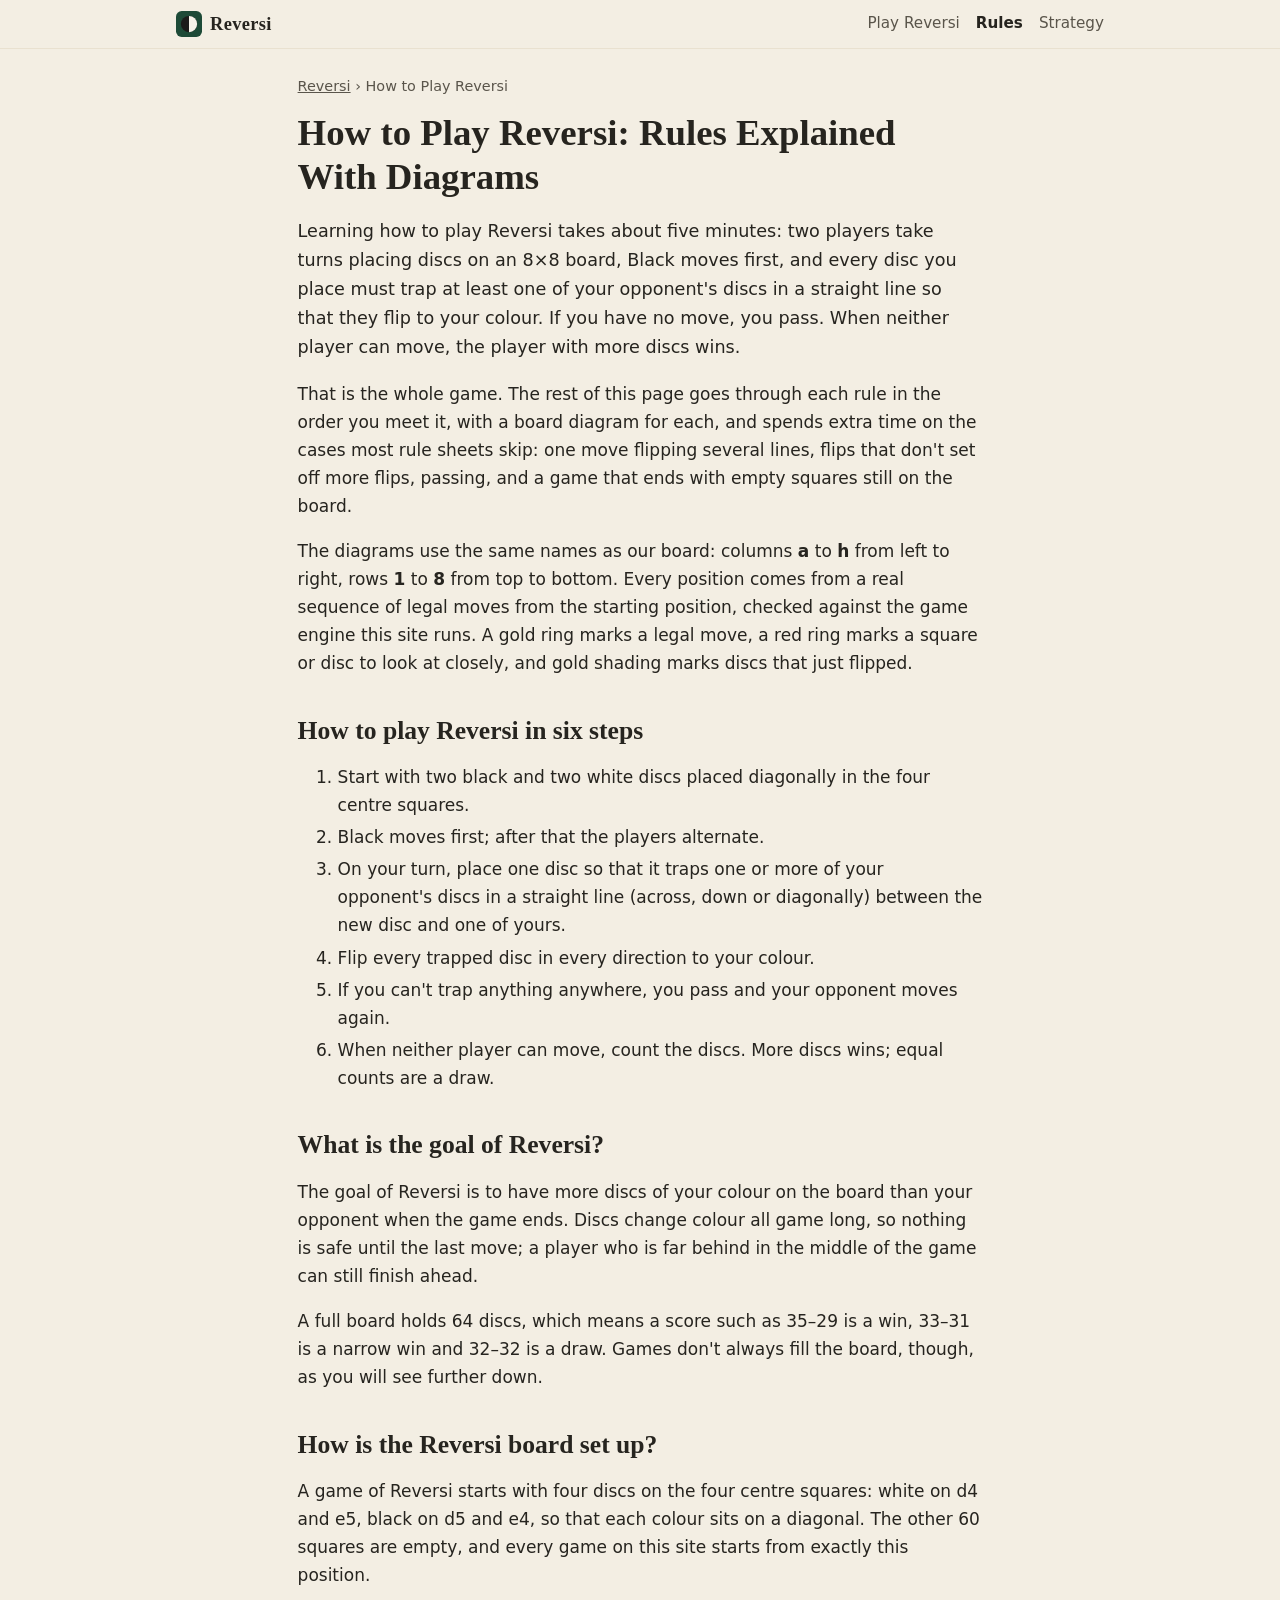
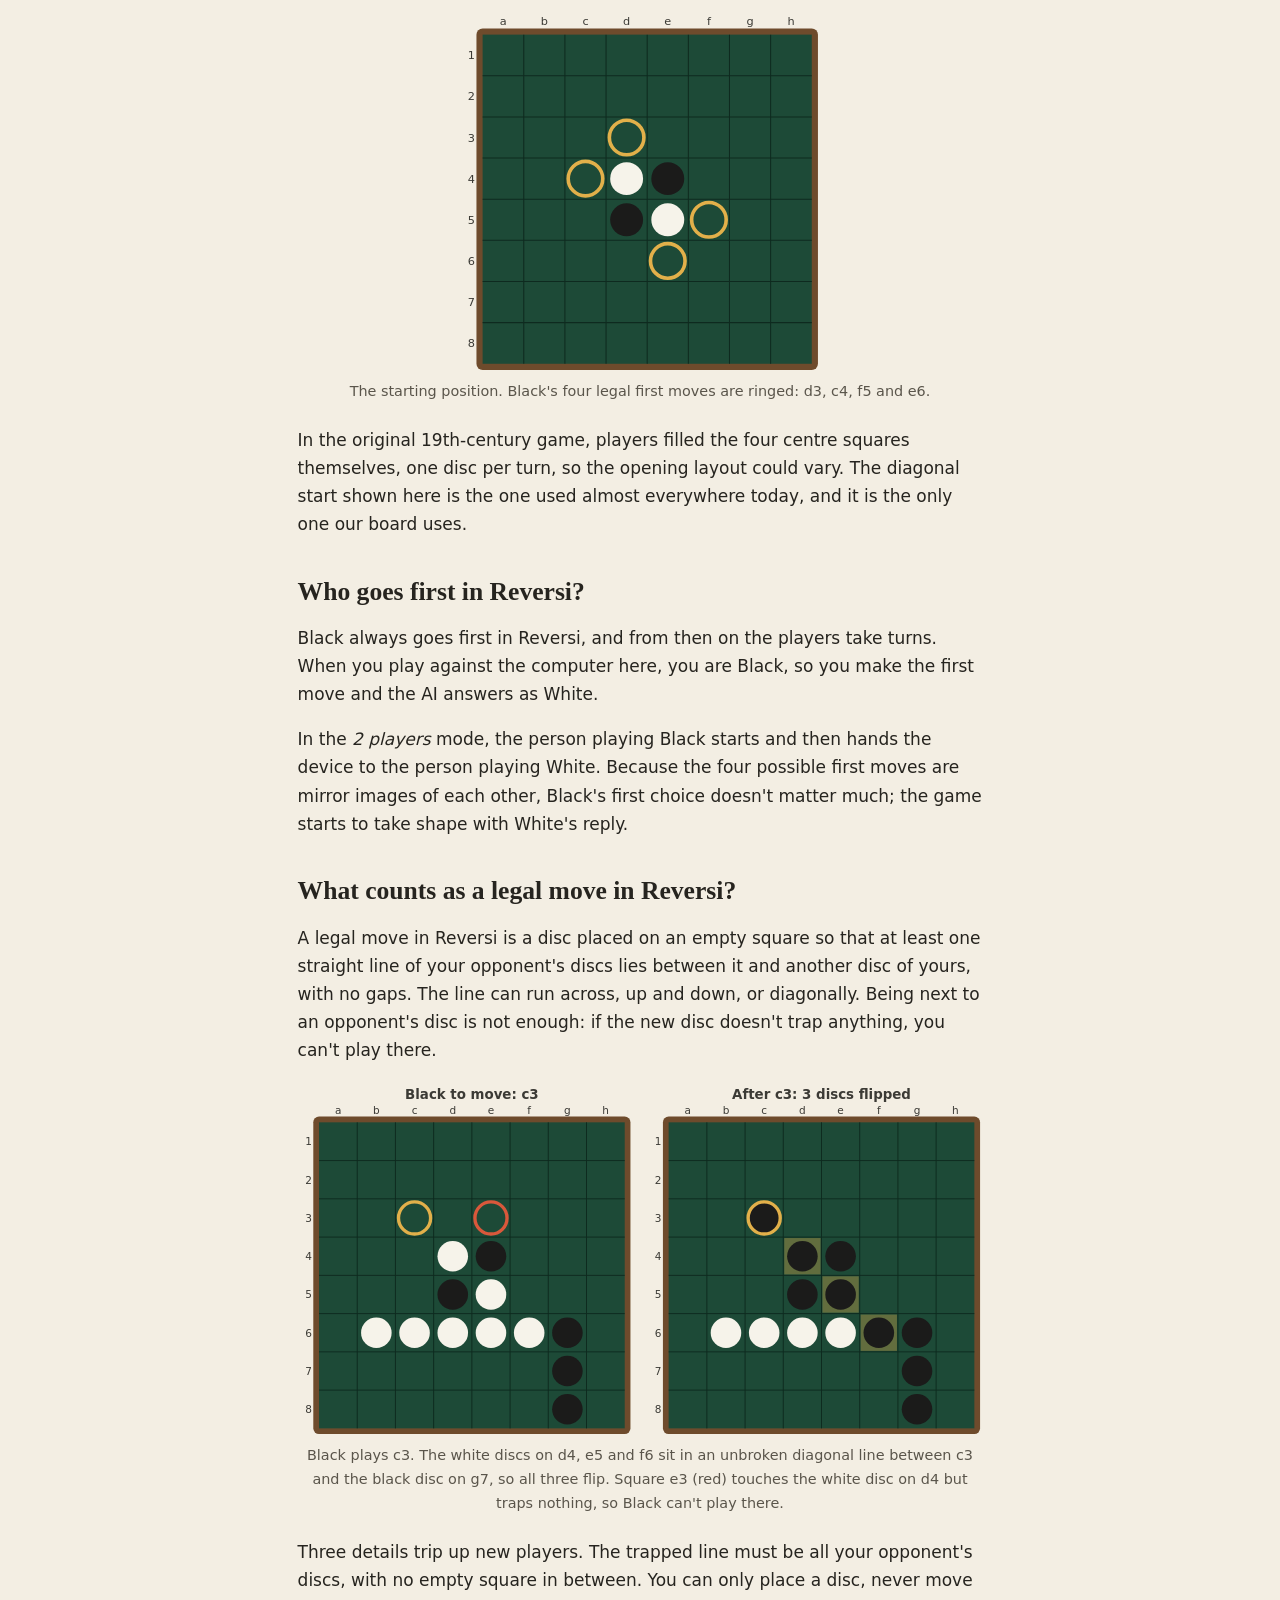
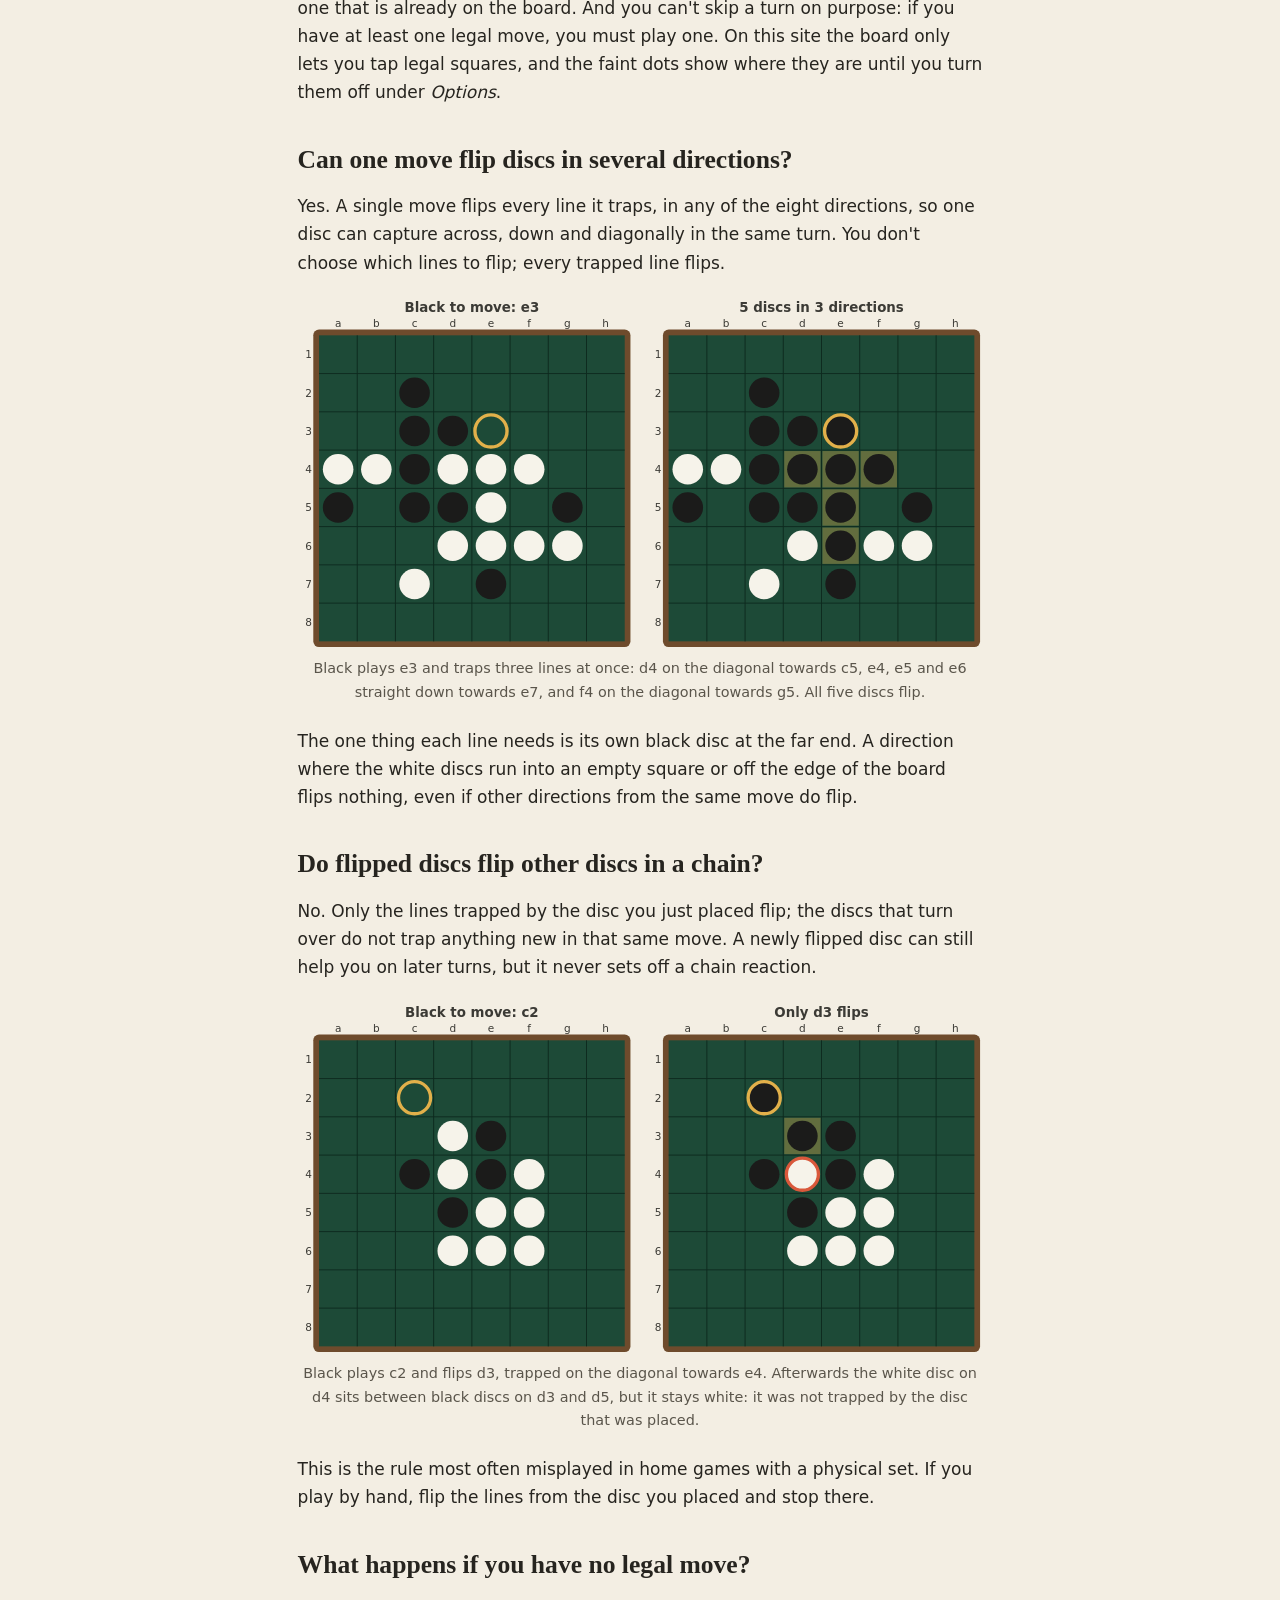
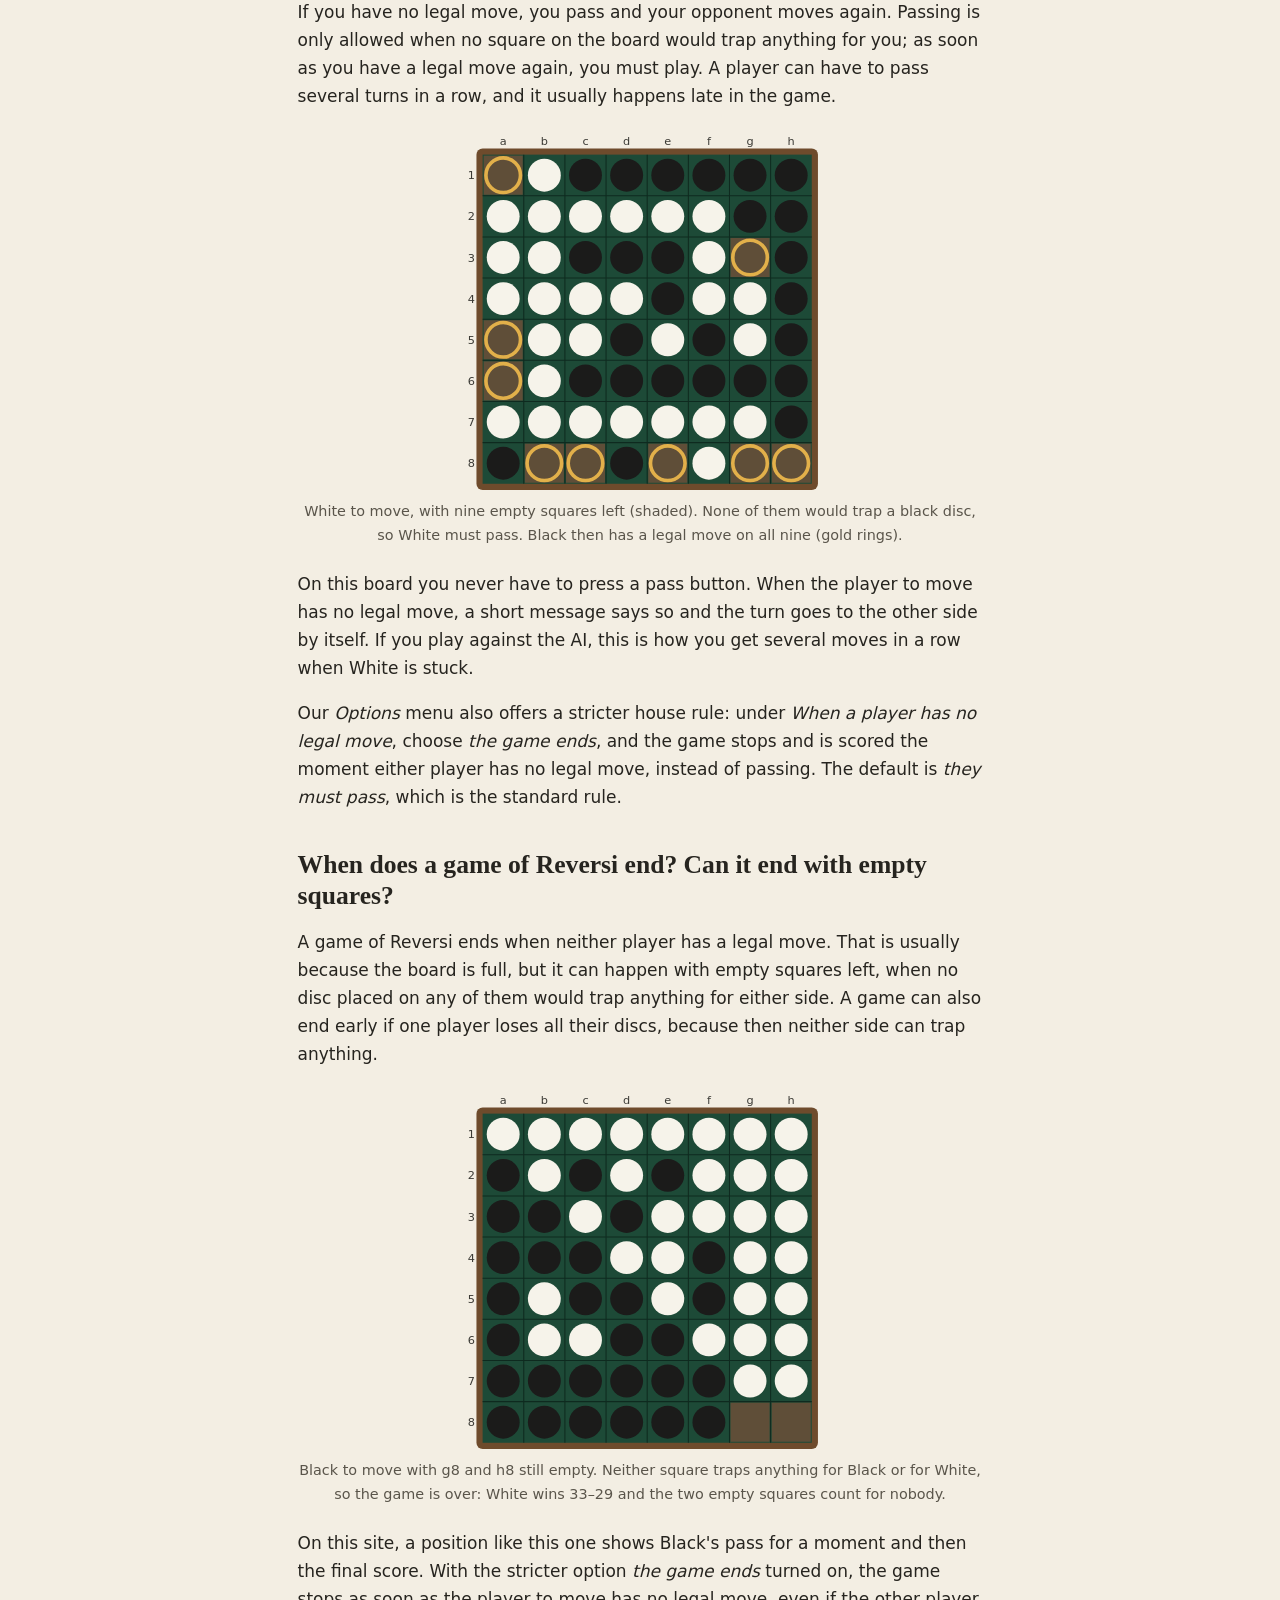
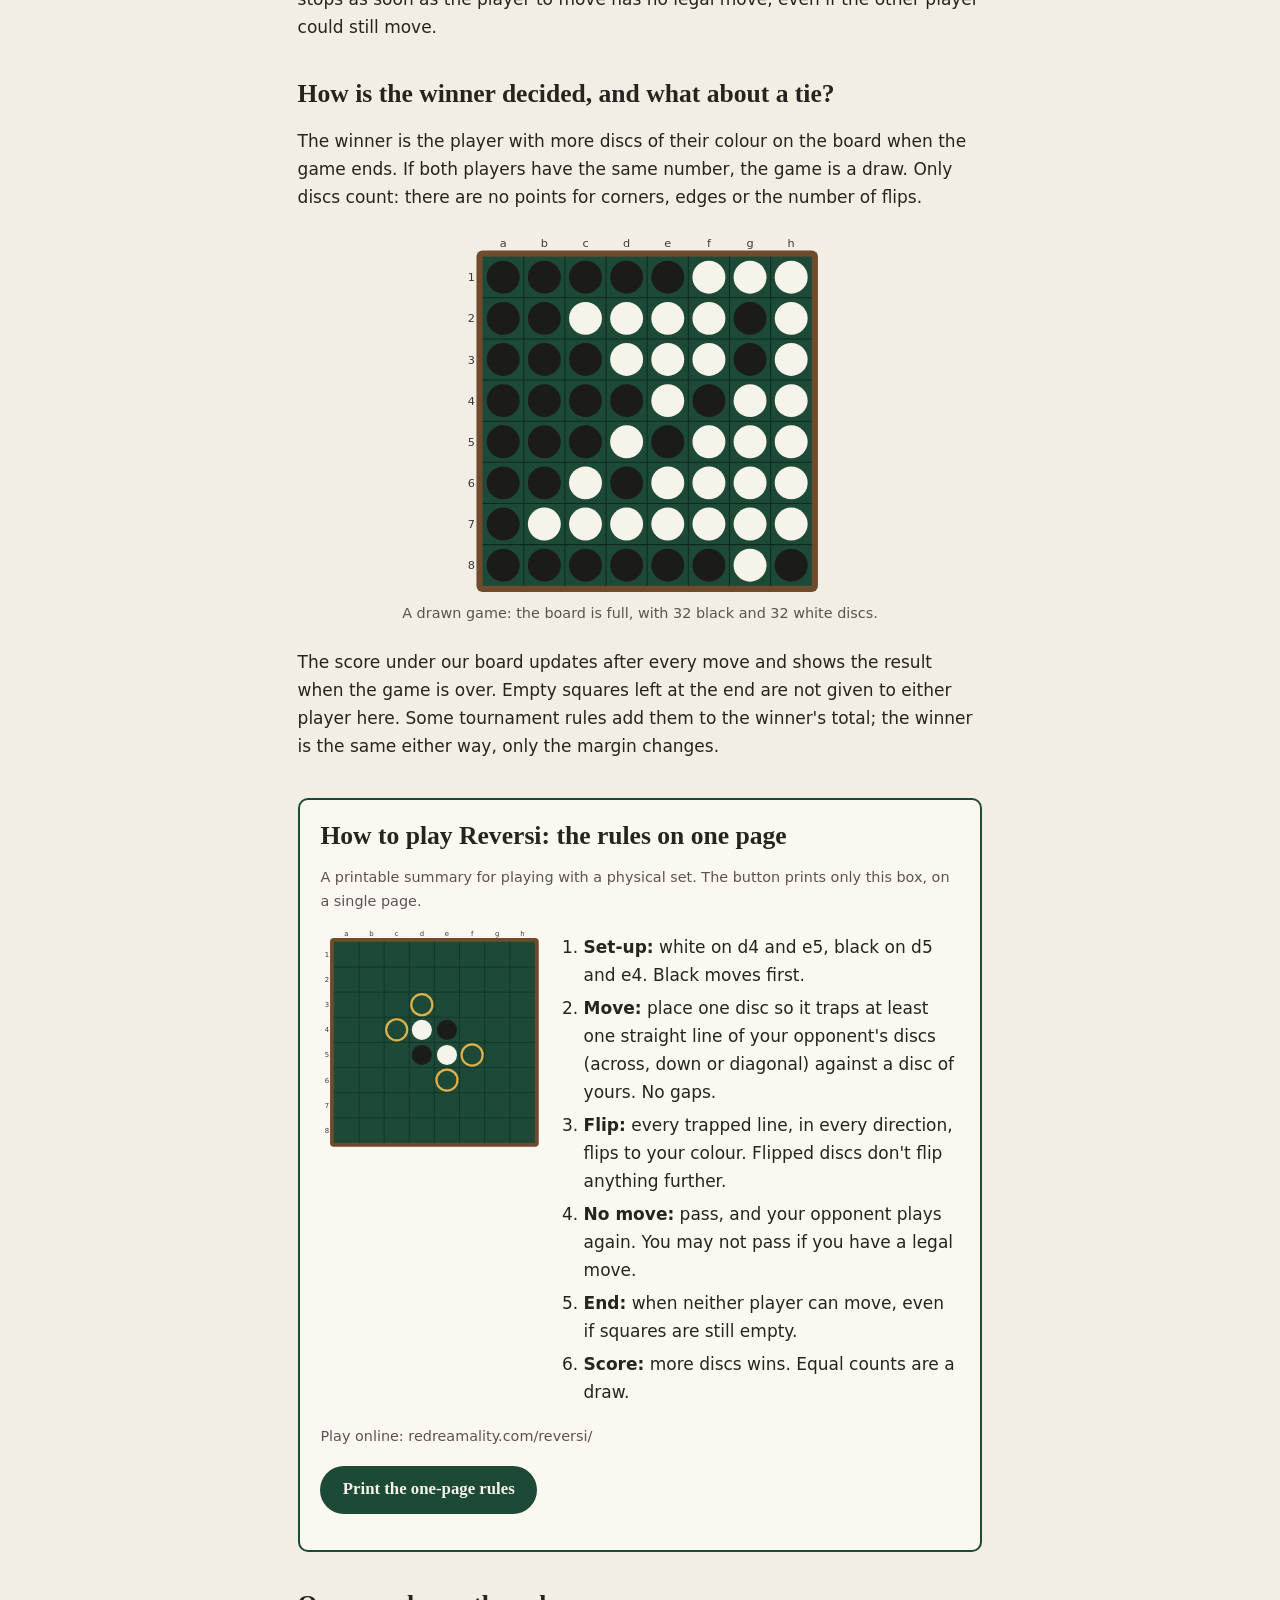
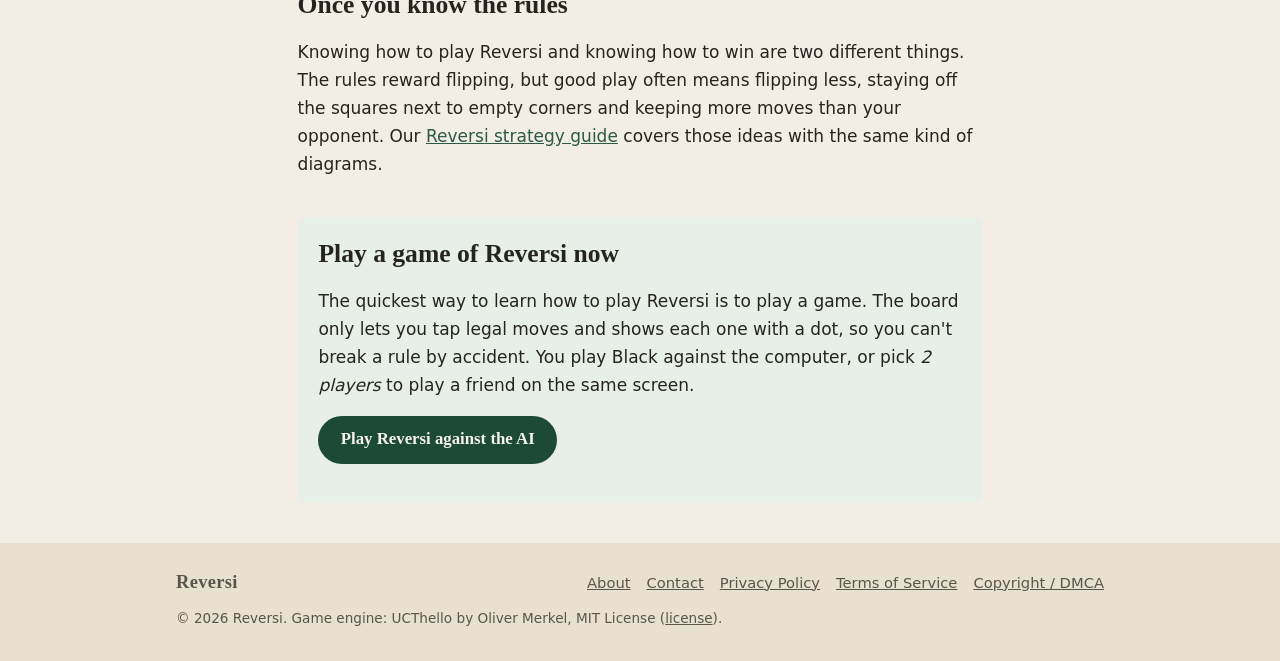
<file: rules.html>
<!doctype html>
<html lang="en">
<head>
<meta charset="utf-8">
<meta name="viewport" content="width=device-width, initial-scale=1">
<title>How to Play Reversi: Rules Explained With Diagrams</title>
<meta name="description" content="How to play Reversi: the starting position, who goes first, what makes a legal move, flips in several directions, passing, when the game ends and ties.">
<meta name="target-keyword" content="how to play reversi">
<link rel="canonical" href="https://redreamality.com/reversi/rules.html">
<link rel="icon" href="./favicon.svg" type="image/svg+xml">
<meta name="theme-color" content="#1d4a37">
<meta property="og:type" content="article">
<meta property="og:site_name" content="Reversi">
<meta property="og:title" content="How to Play Reversi: Rules Explained With Diagrams">
<meta property="og:description" content="The complete Reversi rules, including the edge cases: multi-direction flips, no chain reactions, passing, early endings and ties.">
<meta property="og:url" content="https://redreamality.com/reversi/rules.html">
<meta property="og:image" content="https://redreamality.com/reversi/img/reversi-midgame.png">
<link rel="stylesheet" href="./css/site.css">
<script type="application/ld+json">
{
  "@context": "https://schema.org",
  "@graph": [
    {
      "@type": "Article",
      "@id": "https://redreamality.com/reversi/rules.html#article",
      "headline": "How to Play Reversi: Rules Explained With Diagrams",
      "description": "The rules of Reversi: the starting position, who goes first, legal moves, flipping in several directions, why flips don't chain, passing, when the game ends and how ties work, each with a board diagram.",
      "url": "https://redreamality.com/reversi/rules.html",
      "mainEntityOfPage": "https://redreamality.com/reversi/rules.html",
      "image": "https://redreamality.com/reversi/img/reversi-midgame.png",
      "datePublished": "2026-11-20",
      "dateModified": "2026-11-20",
      "inLanguage": "en",
      "author": {"@type": "Organization", "name": "Reversi", "url": "https://redreamality.com/reversi/"},
      "publisher": {"@type": "Organization", "name": "Reversi", "url": "https://redreamality.com/reversi/"},
      "about": {"@id": "https://redreamality.com/reversi/#game"}
    },
    {
      "@type": "BreadcrumbList",
      "itemListElement": [
        {"@type": "ListItem", "position": 1, "name": "Reversi", "item": "https://redreamality.com/reversi/"},
        {"@type": "ListItem", "position": 2, "name": "How to Play Reversi", "item": "https://redreamality.com/reversi/rules.html"}
      ]
    }
  ]
}
</script>
<!-- faq-jsonld -->
<script type="application/ld+json">
{
 "@context": "https://schema.org",
 "@type": "FAQPage",
 "mainEntity": [
  {
   "@type": "Question",
   "name": "What is the goal of Reversi?",
   "acceptedAnswer": {
    "@type": "Answer",
    "text": "The goal of Reversi is to have more discs of your colour on the board than your opponent when the game ends. Discs change colour all game long, so nothing is safe until the last move; a player who is far behind in the middle of the game can still finish ahead."
   }
  },
  {
   "@type": "Question",
   "name": "How is the Reversi board set up?",
   "acceptedAnswer": {
    "@type": "Answer",
    "text": "A game of Reversi starts with four discs on the four centre squares: white on d4 and e5, black on d5 and e4, so that each colour sits on a diagonal. The other 60 squares are empty, and every game on this site starts from exactly this position."
   }
  },
  {
   "@type": "Question",
   "name": "Who goes first in Reversi?",
   "acceptedAnswer": {
    "@type": "Answer",
    "text": "Black always goes first in Reversi, and from then on the players take turns. When you play against the computer here, you are Black, so you make the first move and the AI answers as White."
   }
  },
  {
   "@type": "Question",
   "name": "What counts as a legal move in Reversi?",
   "acceptedAnswer": {
    "@type": "Answer",
    "text": "A legal move in Reversi is a disc placed on an empty square so that at least one straight line of your opponent's discs lies between it and another disc of yours, with no gaps. The line can run across, up and down, or diagonally. Being next to an opponent's disc is not enough: if the new disc doesn't trap anything, you can't play there."
   }
  },
  {
   "@type": "Question",
   "name": "Can one move flip discs in several directions?",
   "acceptedAnswer": {
    "@type": "Answer",
    "text": "Yes. A single move flips every line it traps, in any of the eight directions, so one disc can capture across, down and diagonally in the same turn. You don't choose which lines to flip; every trapped line flips."
   }
  },
  {
   "@type": "Question",
   "name": "Do flipped discs flip other discs in a chain?",
   "acceptedAnswer": {
    "@type": "Answer",
    "text": "No. Only the lines trapped by the disc you just placed flip; the discs that turn over do not trap anything new in that same move. A newly flipped disc can still help you on later turns, but it never sets off a chain reaction."
   }
  },
  {
   "@type": "Question",
   "name": "What happens if you have no legal move?",
   "acceptedAnswer": {
    "@type": "Answer",
    "text": "If you have no legal move, you pass and your opponent moves again. Passing is only allowed when no square on the board would trap anything for you; as soon as you have a legal move again, you must play. A player can have to pass several turns in a row, and it usually happens late in the game."
   }
  },
  {
   "@type": "Question",
   "name": "When does a game of Reversi end? Can it end with empty squares?",
   "acceptedAnswer": {
    "@type": "Answer",
    "text": "A game of Reversi ends when neither player has a legal move. That is usually because the board is full, but it can happen with empty squares left, when no disc placed on any of them would trap anything for either side. A game can also end early if one player loses all their discs, because then neither side can trap anything."
   }
  },
  {
   "@type": "Question",
   "name": "How is the winner decided, and what about a tie?",
   "acceptedAnswer": {
    "@type": "Answer",
    "text": "The winner is the player with more discs of their colour on the board when the game ends. If both players have the same number, the game is a draw. Only discs count: there are no points for corners, edges or the number of flips."
   }
  }
 ]
}
</script>
<!-- /faq-jsonld -->
<!-- analytics -->
<script async src="https://www.googletagmanager.com/gtag/js?id=G-4WM6C44V4Z"></script>
<script>window.dataLayer=window.dataLayer||[];function gtag(){dataLayer.push(arguments)}gtag("js",new Date());gtag("config","G-4WM6C44V4Z");window.trackEvent=function(n){gtag("event",n,{site:"reversi"})};</script>
<!-- /analytics -->
</head>
<body>
<header class="topbar">
  <div class="topbar-inner">
    <a class="brand" href="./" aria-label="Reversi home">
      <svg viewBox="0 0 32 32" aria-hidden="true"><rect width="32" height="32" rx="7" fill="#1d4a37"/><circle cx="16" cy="16" r="10" fill="#1b1b1a"/><path d="M16 6a10 10 0 0 1 0 20z" fill="#f6f3ea"/></svg>
      Reversi
    </a>
    <nav class="topnav" aria-label="Main">
      <a href="./">Play Reversi</a>
      <a href="./rules.html" aria-current="page">Rules</a>
      <a href="./strategy.html">Strategy</a>
    </nav>
  </div>
</header>
<main class="page article">
<nav class="crumbs" aria-label="Breadcrumb"><a href="./">Reversi</a> <span aria-hidden="true">›</span> How to Play Reversi</nav>
<h1>How to Play Reversi: Rules Explained With Diagrams</h1>
<p class="lead">Learning how to play Reversi takes about five minutes: two players take turns placing discs on an 8×8 board, Black moves first, and every disc you place must trap at least one of your opponent's discs in a straight line so that they flip to your colour. If you have no move, you pass. When neither player can move, the player with more discs wins.</p>
<p>That is the whole game. The rest of this page goes through each rule in the order you meet it, with a board diagram for each, and spends extra time on the cases most rule sheets skip: one move flipping several lines, flips that don't set off more flips, passing, and a game that ends with empty squares still on the board.</p>
<p>The diagrams use the same names as our board: columns <strong>a</strong> to <strong>h</strong> from left to right, rows <strong>1</strong> to <strong>8</strong> from top to bottom. Every position comes from a real sequence of legal moves from the starting position, checked against the game engine this site runs. A gold ring marks a legal move, a red ring marks a square or disc to look at closely, and gold shading marks discs that just flipped.</p>

<section aria-labelledby="steps">
<h2 id="steps">How to play Reversi in six steps</h2>
<ol class="principles">
  <li>Start with two black and two white discs placed diagonally in the four centre squares.</li>
  <li>Black moves first; after that the players alternate.</li>
  <li>On your turn, place one disc so that it traps one or more of your opponent's discs in a straight line (across, down or diagonally) between the new disc and one of yours.</li>
  <li>Flip every trapped disc in every direction to your colour.</li>
  <li>If you can't trap anything anywhere, you pass and your opponent moves again.</li>
  <li>When neither player can move, count the discs. More discs wins; equal counts are a draw.</li>
</ol>
</section>

<section aria-labelledby="q-goal">
<h2 id="q-goal">What is the goal of Reversi?</h2>
<p>The goal of Reversi is to have more discs of your colour on the board than your opponent when the game ends. Discs change colour all game long, so nothing is safe until the last move; a player who is far behind in the middle of the game can still finish ahead.</p>
<p>A full board holds 64 discs, which means a score such as 35–29 is a win, 33–31 is a narrow win and 32–32 is a draw. Games don't always fill the board, though, as you will see further down.</p>
</section>

<section aria-labelledby="q-setup">
<h2 id="q-setup">How is the Reversi board set up?</h2>
<p>A game of Reversi starts with four discs on the four centre squares: white on d4 and e5, black on d5 and e4, so that each colour sits on a diagonal. The other 60 squares are empty, and every game on this site starts from exactly this position.</p>
<figure class="shot diagram narrow">
  <img src="img/rules/setup.svg" width="350" height="350" loading="lazy" alt="The Reversi starting position: white discs on d4 and e5, black discs on d5 and e4. The four squares d3, c4, f5 and e6 are ringed in gold.">
  <figcaption>The starting position. Black's four legal first moves are ringed: d3, c4, f5 and e6.</figcaption>
</figure>
<p>In the original 19th-century game, players filled the four centre squares themselves, one disc per turn, so the opening layout could vary. The diagonal start shown here is the one used almost everywhere today, and it is the only one our board uses.</p>
</section>

<section aria-labelledby="q-first">
<h2 id="q-first">Who goes first in Reversi?</h2>
<p>Black always goes first in Reversi, and from then on the players take turns. When you play against the computer here, you are Black, so you make the first move and the AI answers as White.</p>
<p>In the <em>2 players</em> mode, the person playing Black starts and then hands the device to the person playing White. Because the four possible first moves are mirror images of each other, Black's first choice doesn't matter much; the game starts to take shape with White's reply.</p>
</section>

<section aria-labelledby="q-legal">
<h2 id="q-legal">What counts as a legal move in Reversi?</h2>
<p>A legal move in Reversi is a disc placed on an empty square so that at least one straight line of your opponent's discs lies between it and another disc of yours, with no gaps. The line can run across, up and down, or diagonally. Being next to an opponent's disc is not enough: if the new disc doesn't trap anything, you can't play there.</p>
<figure class="shot diagram">
  <picture><source media="(max-width: 640px)" srcset="img/rules/legal-move-stacked.svg" width="350" height="748"><img src="img/rules/legal-move.svg" width="716" height="366" loading="lazy" alt="Two Reversi boards. First: Black to move; c3 is ringed in gold and e3 is ringed in red. Second: after Black plays c3, the white discs on d4, e5 and f6 have turned black and are shaded gold."></picture>
  <figcaption>Black plays c3. The white discs on d4, e5 and f6 sit in an unbroken diagonal line between c3 and the black disc on g7, so all three flip. Square e3 (red) touches the white disc on d4 but traps nothing, so Black can't play there.</figcaption>
</figure>
<p>Three details trip up new players. The trapped line must be all your opponent's discs, with no empty square in between. You can only place a disc, never move one that is already on the board. And you can't skip a turn on purpose: if you have at least one legal move, you must play one. On this site the board only lets you tap legal squares, and the faint dots show where they are until you turn them off under <em>Options</em>.</p>
</section>

<section aria-labelledby="q-multi">
<h2 id="q-multi">Can one move flip discs in several directions?</h2>
<p>Yes. A single move flips every line it traps, in any of the eight directions, so one disc can capture across, down and diagonally in the same turn. You don't choose which lines to flip; every trapped line flips.</p>
<figure class="shot diagram">
  <picture><source media="(max-width: 640px)" srcset="img/rules/multi-stacked.svg" width="350" height="748"><img src="img/rules/multi.svg" width="716" height="366" loading="lazy" alt="Two Reversi boards. First: Black to move with e3 ringed in gold. Second: after Black plays e3, five discs have turned black and are shaded gold: d4, f4, e4, e5 and e6."></picture>
  <figcaption>Black plays e3 and traps three lines at once: d4 on the diagonal towards c5, e4, e5 and e6 straight down towards e7, and f4 on the diagonal towards g5. All five discs flip.</figcaption>
</figure>
<p>The one thing each line needs is its own black disc at the far end. A direction where the white discs run into an empty square or off the edge of the board flips nothing, even if other directions from the same move do flip.</p>
</section>

<section aria-labelledby="q-chain">
<h2 id="q-chain">Do flipped discs flip other discs in a chain?</h2>
<p>No. Only the lines trapped by the disc you just placed flip; the discs that turn over do not trap anything new in that same move. A newly flipped disc can still help you on later turns, but it never sets off a chain reaction.</p>
<figure class="shot diagram">
  <picture><source media="(max-width: 640px)" srcset="img/rules/no-chain-stacked.svg" width="350" height="748"><img src="img/rules/no-chain.svg" width="716" height="366" loading="lazy" alt="Two Reversi boards. First: Black to move with c2 ringed in gold. Second: after Black plays c2 only the disc on d3 has turned black; the white disc on d4 below it, now between black discs on d3 and d5, is ringed in red and is still white."></picture>
  <figcaption>Black plays c2 and flips d3, trapped on the diagonal towards e4. Afterwards the white disc on d4 sits between black discs on d3 and d5, but it stays white: it was not trapped by the disc that was placed.</figcaption>
</figure>
<p>This is the rule most often misplayed in home games with a physical set. If you play by hand, flip the lines from the disc you placed and stop there.</p>
</section>

<section aria-labelledby="q-pass">
<h2 id="q-pass">What happens if you have no legal move?</h2>
<p>If you have no legal move, you pass and your opponent moves again. Passing is only allowed when no square on the board would trap anything for you; as soon as you have a legal move again, you must play. A player can have to pass several turns in a row, and it usually happens late in the game.</p>
<figure class="shot diagram narrow">
  <img src="img/rules/pass.svg" width="350" height="350" loading="lazy" alt="A late Reversi position with White to move. Nine empty squares are shaded red and each one is also ringed in gold: a1, a5, a6, g3, b8, c8, e8, g8 and h8.">
  <figcaption>White to move, with nine empty squares left (shaded). None of them would trap a black disc, so White must pass. Black then has a legal move on all nine (gold rings).</figcaption>
</figure>
<p>On this board you never have to press a pass button. When the player to move has no legal move, a short message says so and the turn goes to the other side by itself. If you play against the AI, this is how you get several moves in a row when White is stuck.</p>
<p>Our <em>Options</em> menu also offers a stricter house rule: under <em>When a player has no legal move</em>, choose <em>the game ends</em>, and the game stops and is scored the moment either player has no legal move, instead of passing. The default is <em>they must pass</em>, which is the standard rule.</p>
</section>

<section aria-labelledby="q-end">
<h2 id="q-end">When does a game of Reversi end? Can it end with empty squares?</h2>
<p>A game of Reversi ends when neither player has a legal move. That is usually because the board is full, but it can happen with empty squares left, when no disc placed on any of them would trap anything for either side. A game can also end early if one player loses all their discs, because then neither side can trap anything.</p>
<figure class="shot diagram narrow">
  <img src="img/rules/early-end.svg" width="350" height="350" loading="lazy" alt="A finished Reversi game with two empty squares, g8 and h8, shaded red in the bottom-right corner. Black has 29 discs and White has 33.">
  <figcaption>Black to move with g8 and h8 still empty. Neither square traps anything for Black or for White, so the game is over: White wins 33–29 and the two empty squares count for nobody.</figcaption>
</figure>
<p>On this site, a position like this one shows Black's pass for a moment and then the final score. With the stricter option <em>the game ends</em> turned on, the game stops as soon as the player to move has no legal move, even if the other player could still move.</p>
</section>

<section aria-labelledby="q-winner">
<h2 id="q-winner">How is the winner decided, and what about a tie?</h2>
<p>The winner is the player with more discs of their colour on the board when the game ends. If both players have the same number, the game is a draw. Only discs count: there are no points for corners, edges or the number of flips.</p>
<figure class="shot diagram narrow">
  <img src="img/rules/draw.svg" width="350" height="350" loading="lazy" alt="A full Reversi board at the end of a game with 32 black discs and 32 white discs.">
  <figcaption>A drawn game: the board is full, with 32 black and 32 white discs.</figcaption>
</figure>
<p>The score under our board updates after every move and shows the result when the game is over. Empty squares left at the end are not given to either player here. Some tournament rules add them to the winner's total; the winner is the same either way, only the margin changes.</p>
</section>

<section class="sheet" id="sheet" aria-labelledby="sheet-title">
<h2 id="sheet-title">How to play Reversi: the rules on one page</h2>
<p class="sheet-note">A printable summary for playing with a physical set. The button prints only this box, on a single page.</p>
<div class="sheet-body">
  <img class="sheet-board" src="img/rules/setup.svg" width="350" height="350" loading="lazy" alt="Reversi starting position for the printable rules: white on d4 and e5, black on d5 and e4, with Black's four first moves ringed.">
  <ol>
    <li><strong>Set-up:</strong> white on d4 and e5, black on d5 and e4. Black moves first.</li>
    <li><strong>Move:</strong> place one disc so it traps at least one straight line of your opponent's discs (across, down or diagonal) against a disc of yours. No gaps.</li>
    <li><strong>Flip:</strong> every trapped line, in every direction, flips to your colour. Flipped discs don't flip anything further.</li>
    <li><strong>No move:</strong> pass, and your opponent plays again. You may not pass if you have a legal move.</li>
    <li><strong>End:</strong> when neither player can move, even if squares are still empty.</li>
    <li><strong>Score:</strong> more discs wins. Equal counts are a draw.</li>
  </ol>
</div>
<p class="sheet-url">Play online: redreamality.com/reversi/</p>
<p><button type="button" class="btn-cta print-btn" id="print-sheet">Print the one-page rules</button></p>
</section>

<section aria-labelledby="next">
<h2 id="next">Once you know the rules</h2>
<p>Knowing how to play Reversi and knowing how to win are two different things. The rules reward flipping, but good play often means flipping less, staying off the squares next to empty corners and keeping more moves than your opponent. Our <a href="./strategy.html">Reversi strategy guide</a> covers those ideas with the same kind of diagrams.</p>
</section>

<section class="cta" aria-labelledby="play-now">
<h2 id="play-now">Play a game of Reversi now</h2>
<p>The quickest way to learn how to play Reversi is to play a game. The board only lets you tap legal moves and shows each one with a dot, so you can't break a rule by accident. You play Black against the computer, or pick <em>2 players</em> to play a friend on the same screen.</p>
<p><a class="btn-cta" href="./">Play Reversi against the AI</a></p>
</section>
</main>
<footer class="site-footer">
  <div class="inner">
    <a class="brand" href="./">Reversi</a>
    <nav aria-label="Site">
      <a href="./about.html">About</a>
      <a href="./contact.html">Contact</a>
      <a href="./privacy.html">Privacy Policy</a>
      <a href="./terms.html">Terms of Service</a>
      <a href="./dmca.html">Copyright / DMCA</a>
    </nav>
    <p class="fine">© 2026 Reversi. Game engine: UCThello by Oliver Merkel, MIT License (<a href="./licenses/UCThello-LICENSE.txt">license</a>).</p>
  </div>
</footer>
<script>
document.getElementById("print-sheet").addEventListener("click", function () {
  document.body.classList.add("print-sheet");
  window.addEventListener("afterprint", function () { document.body.classList.remove("print-sheet"); }, { once: true });
  window.print();
});
</script>
</body>
</html>
</file>
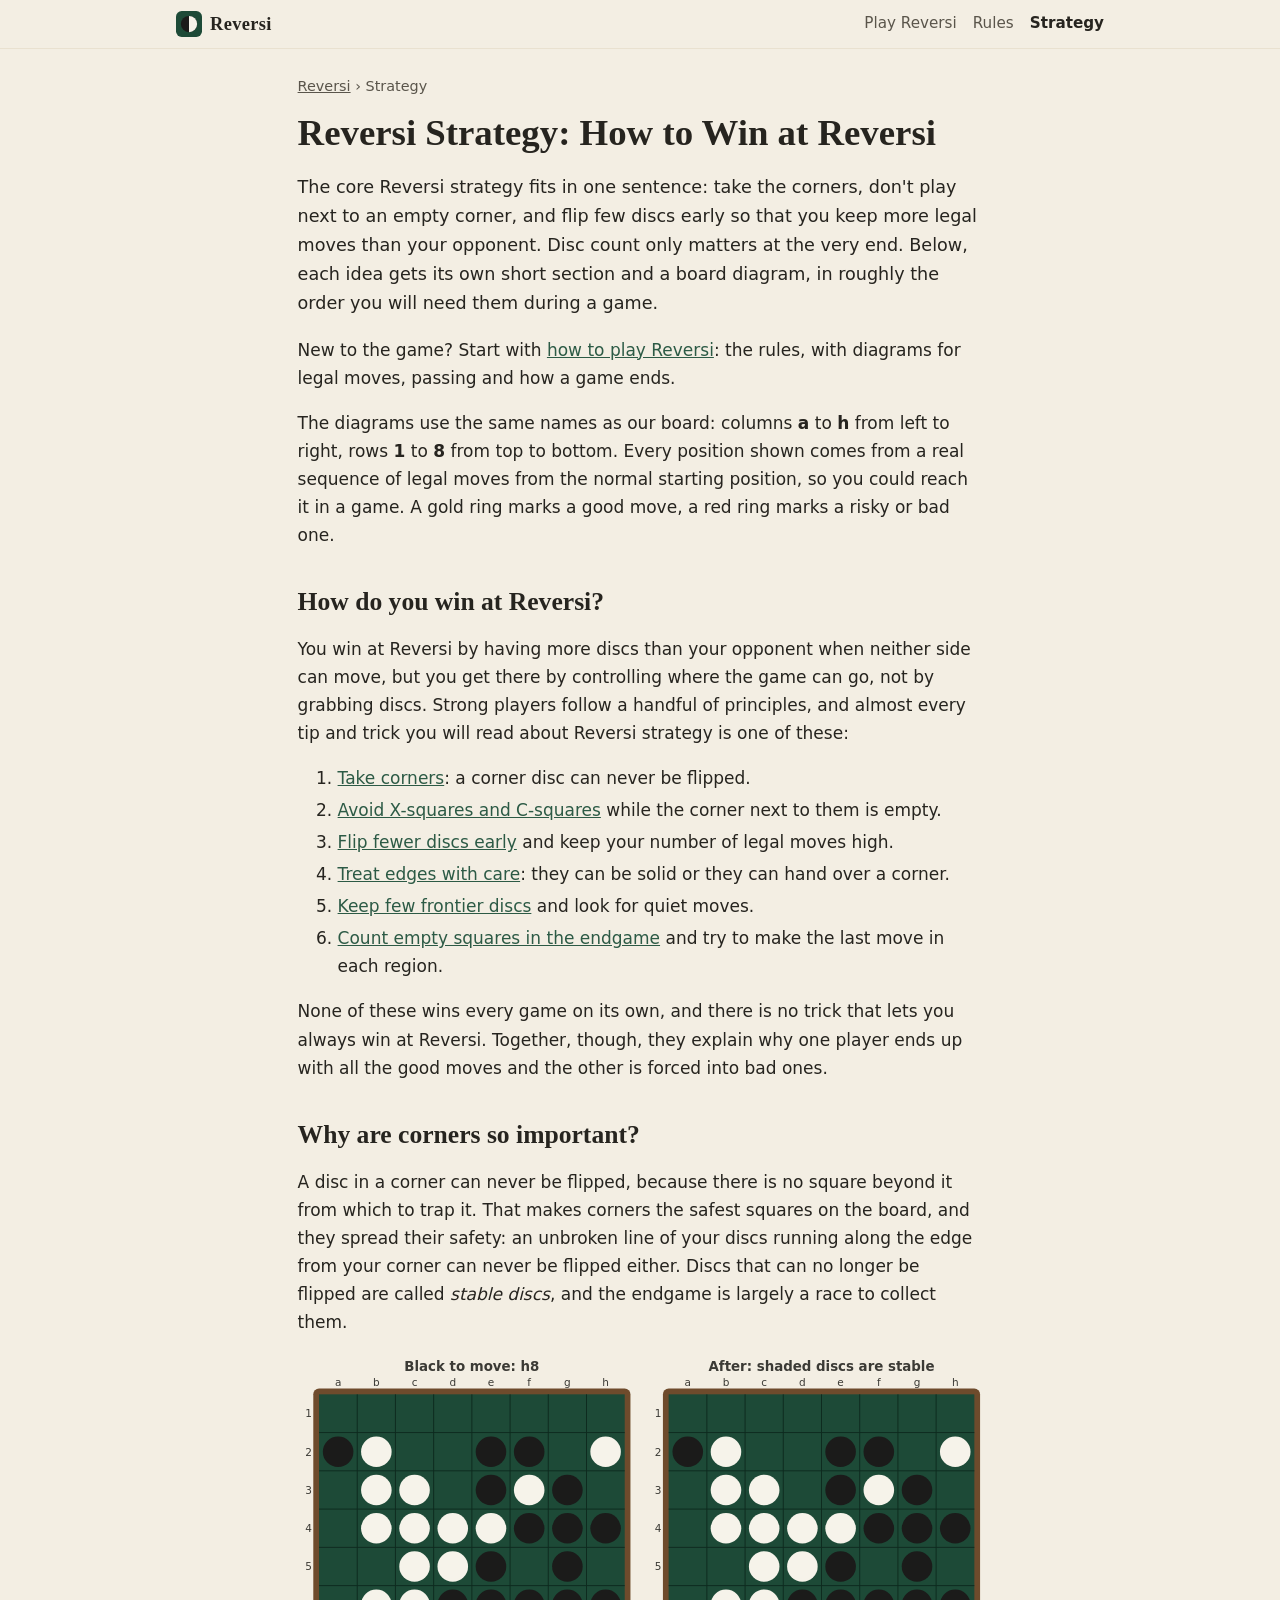
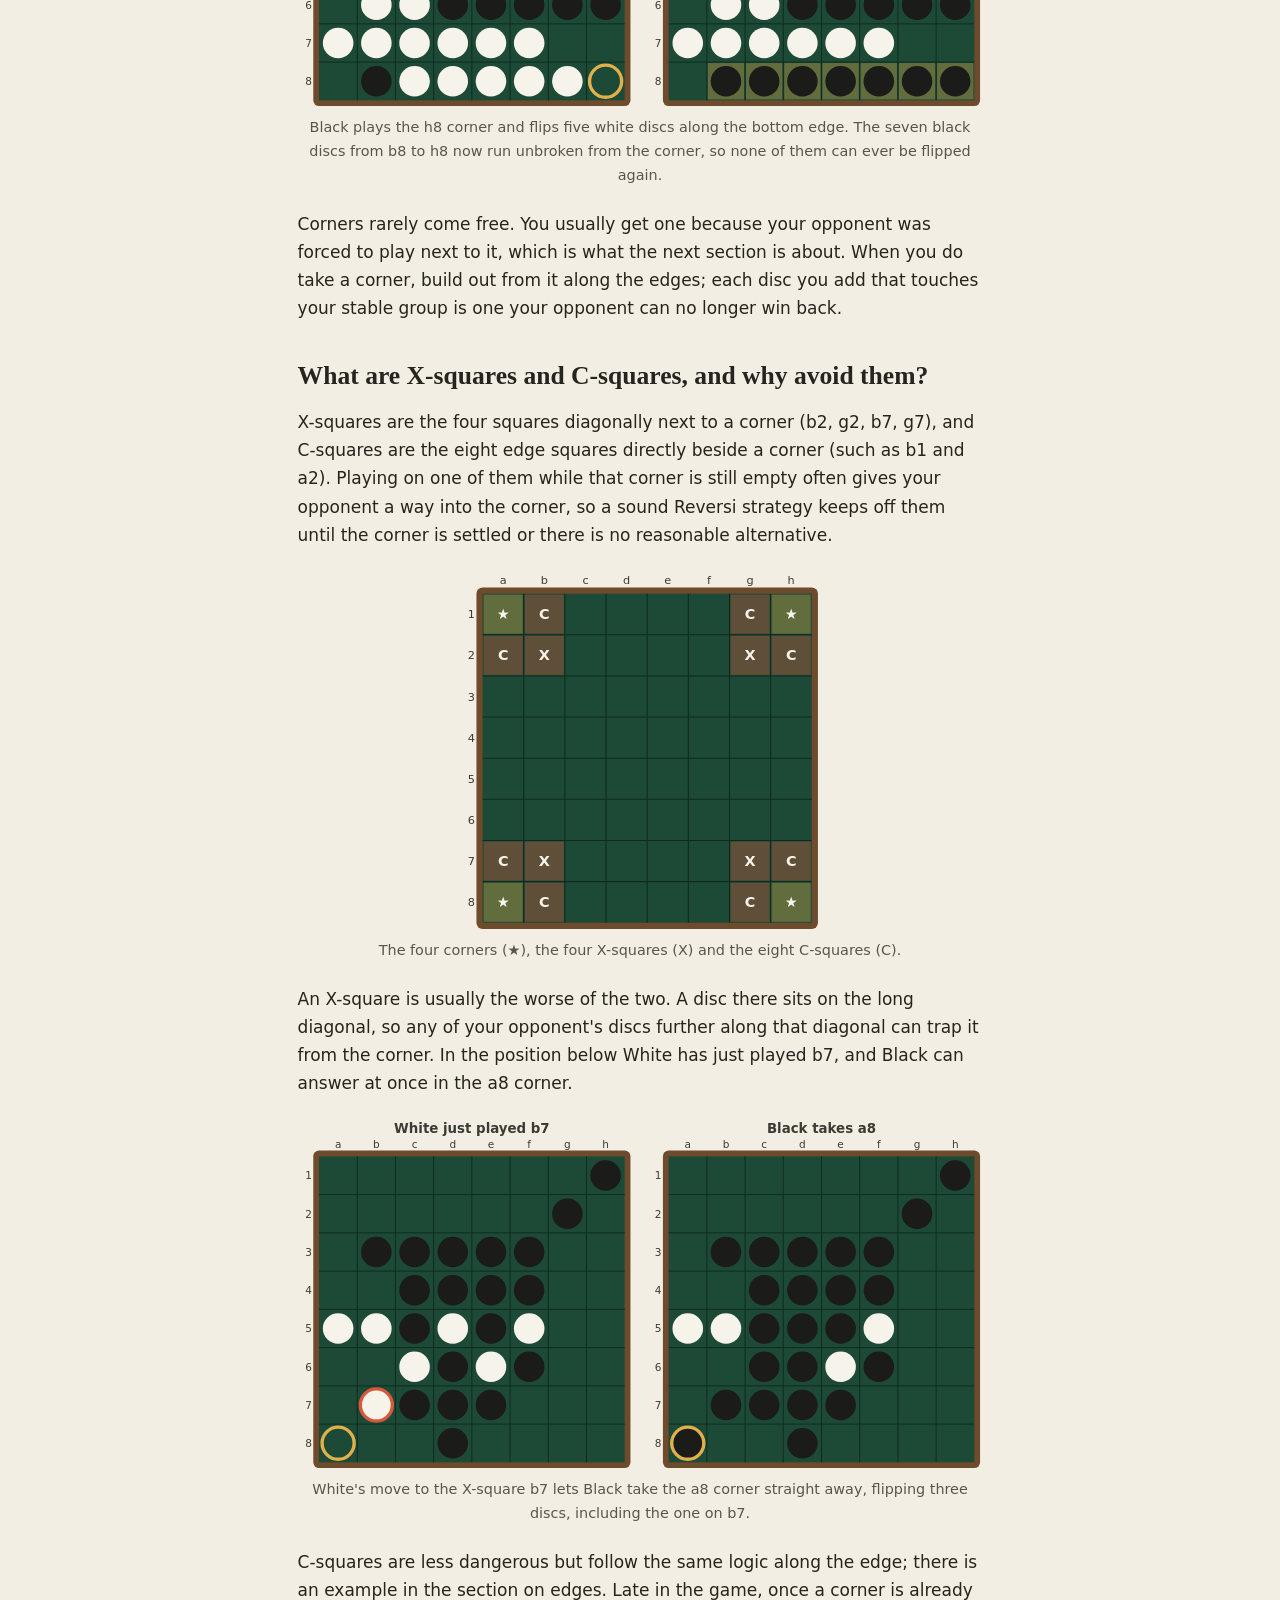
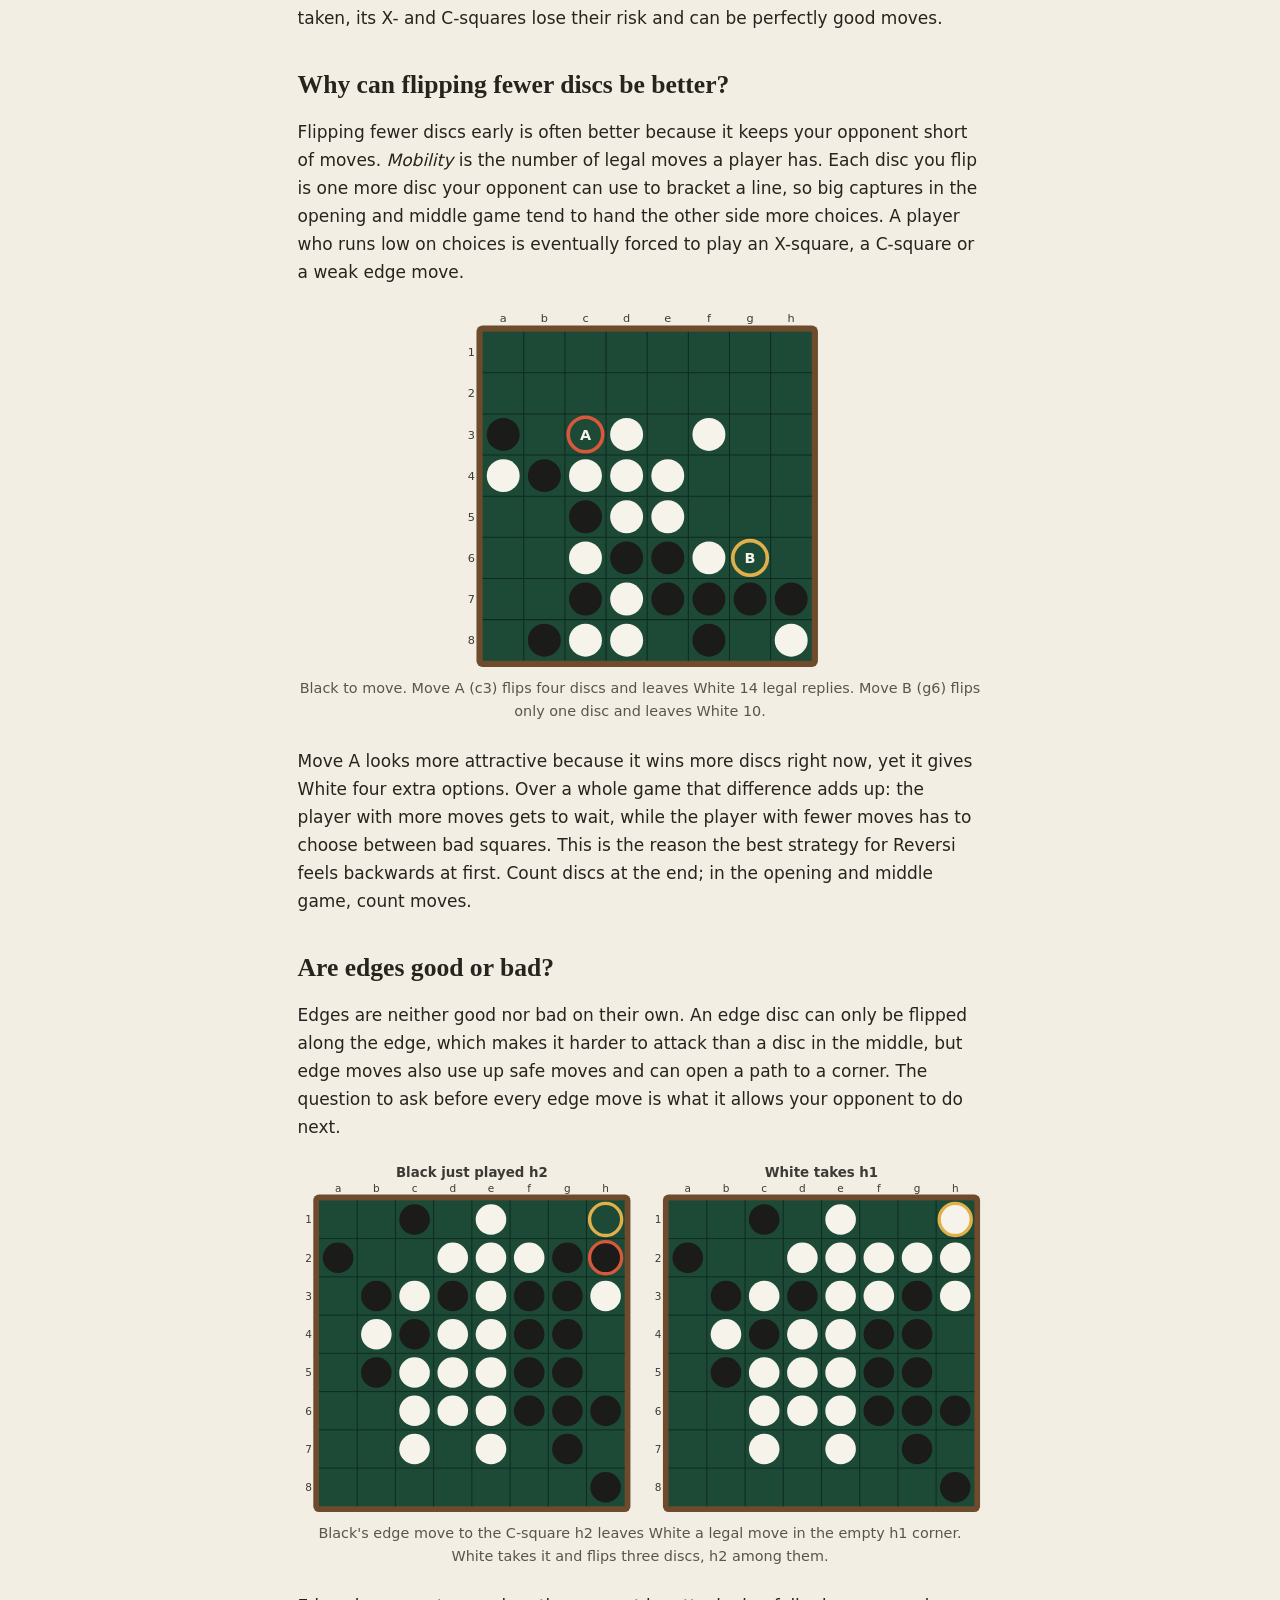
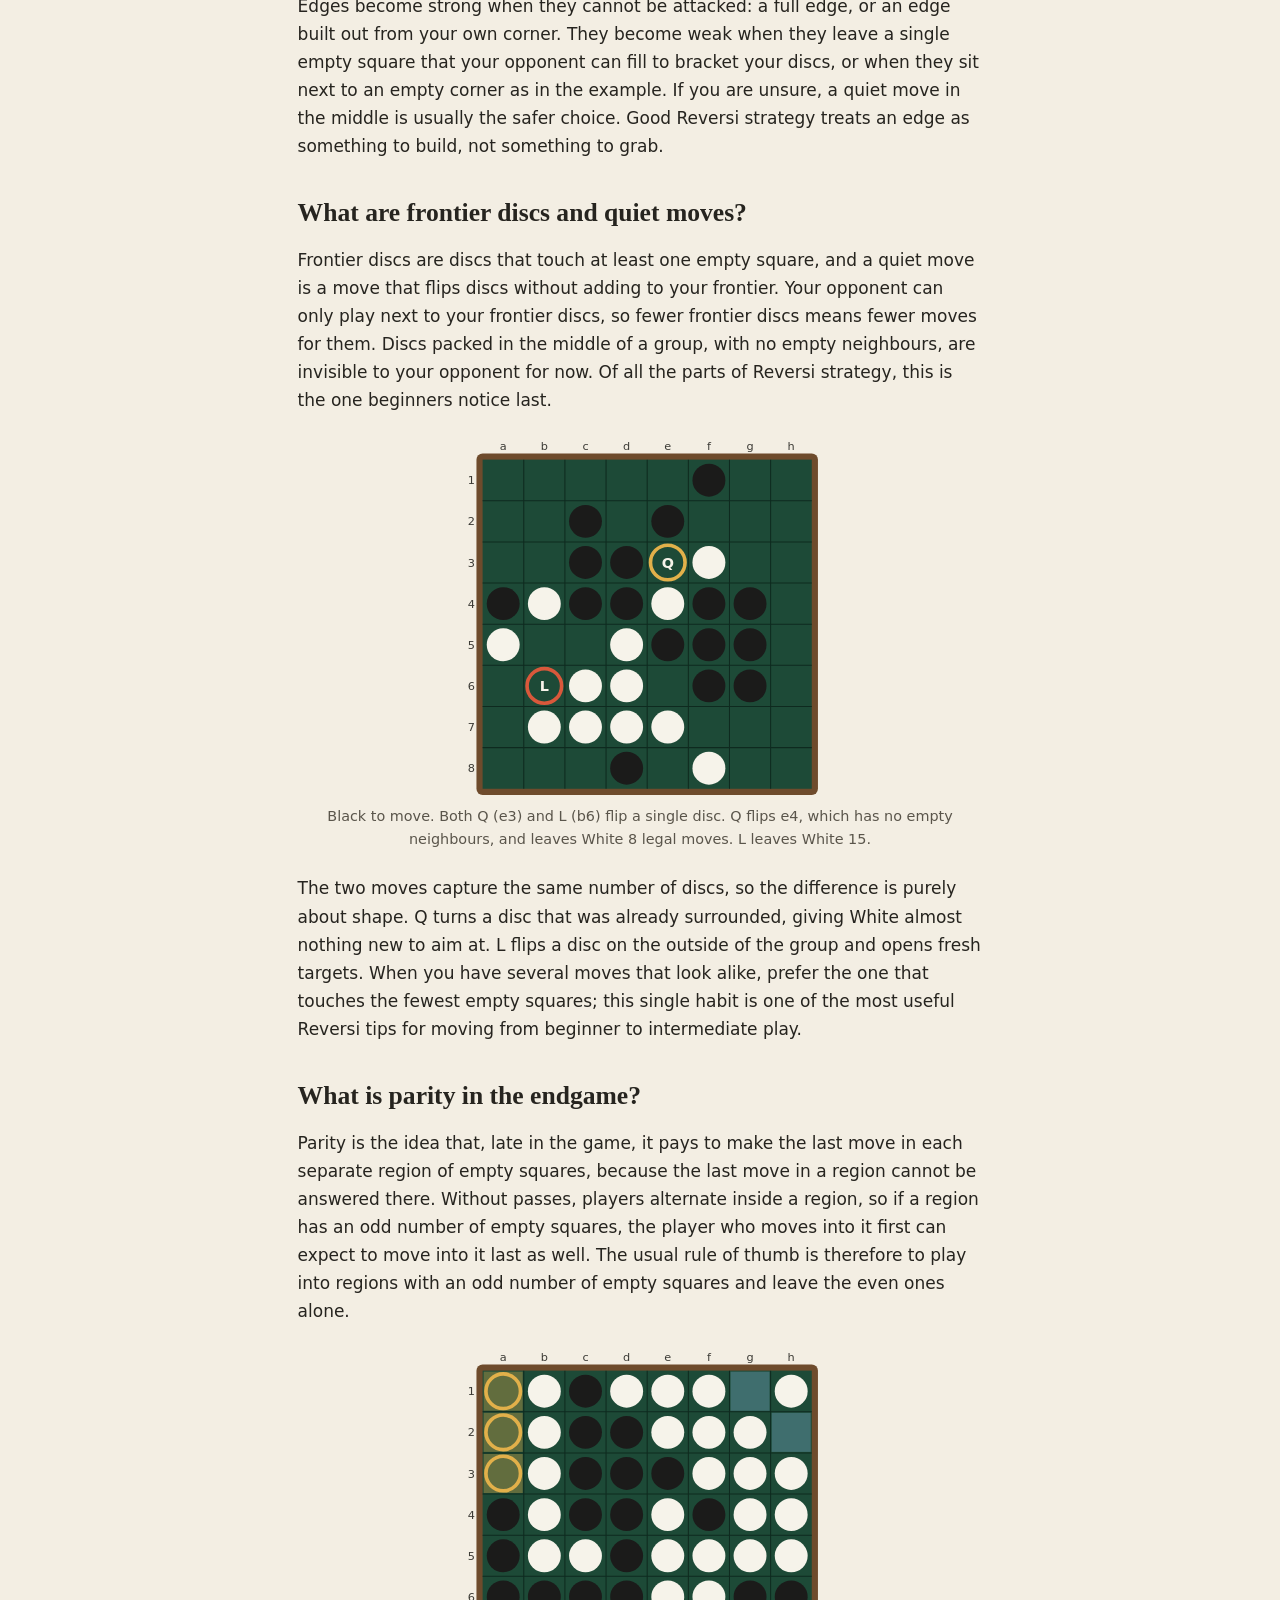
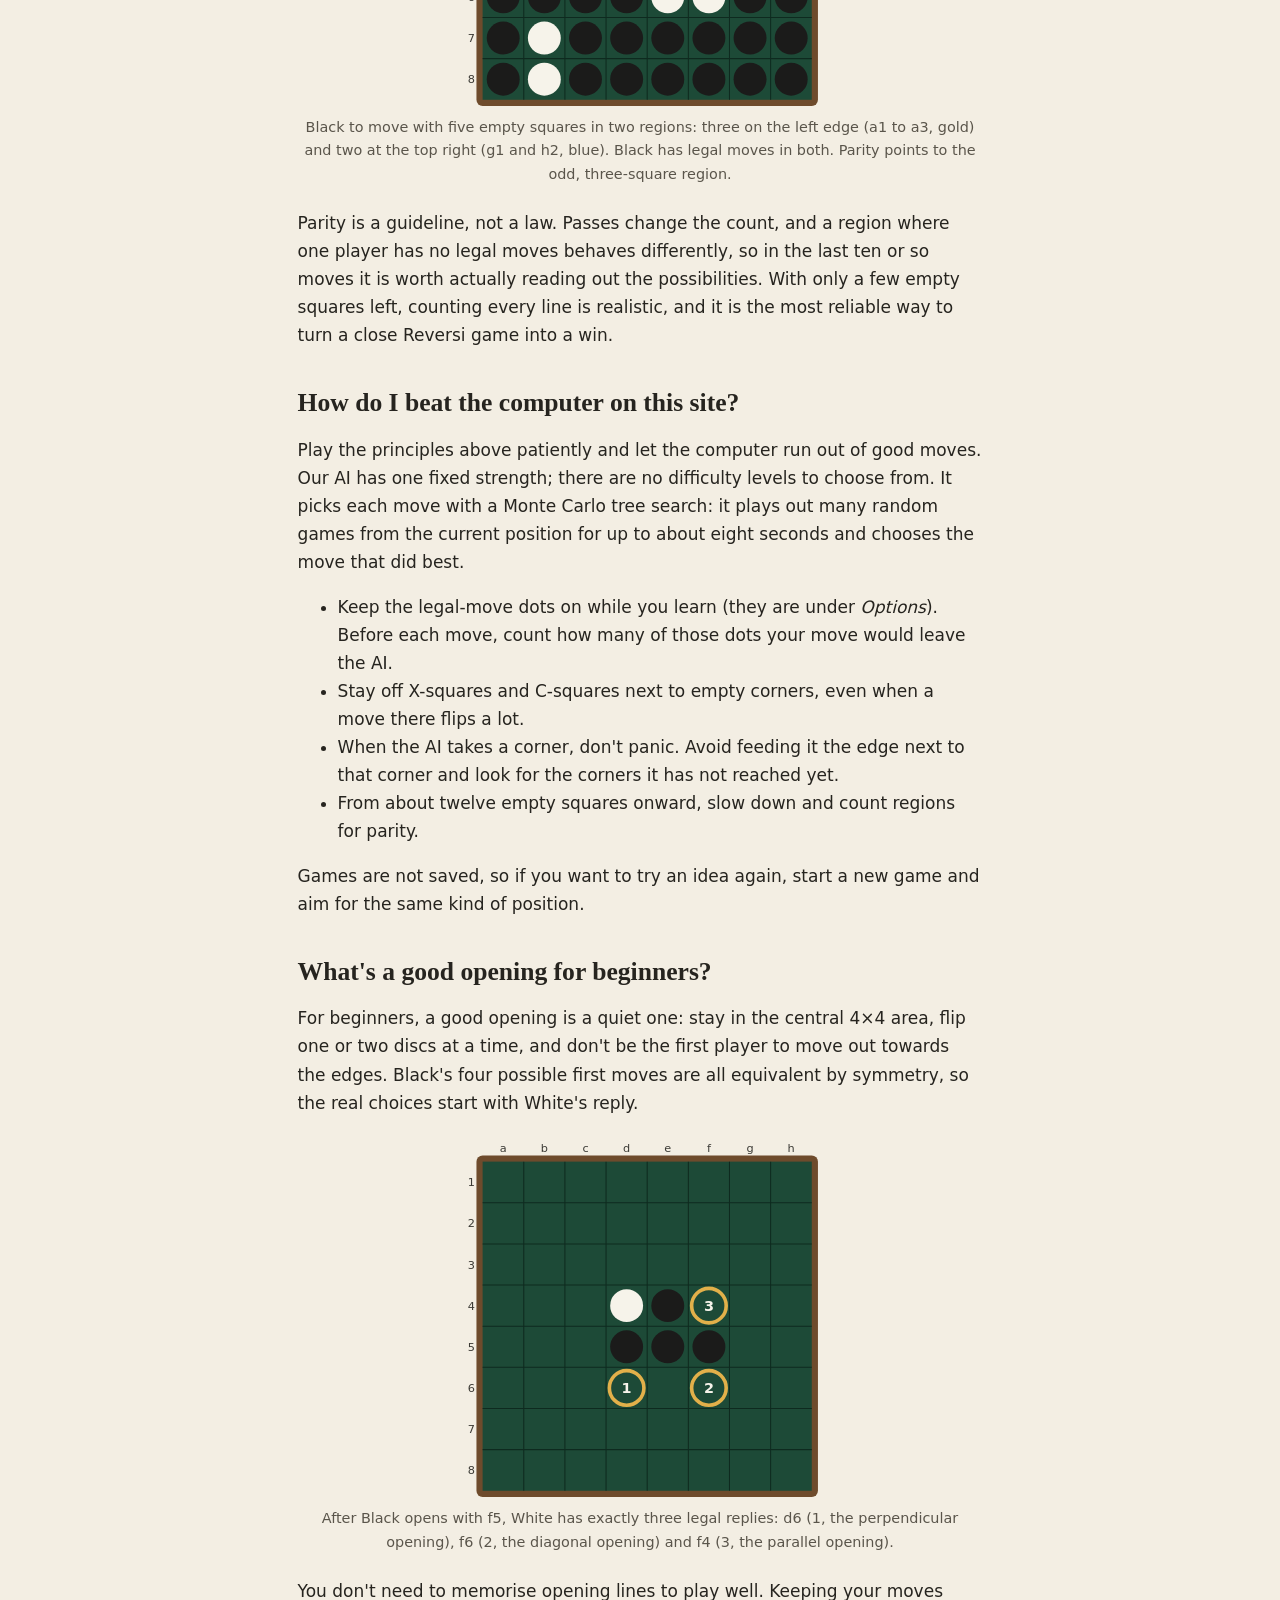
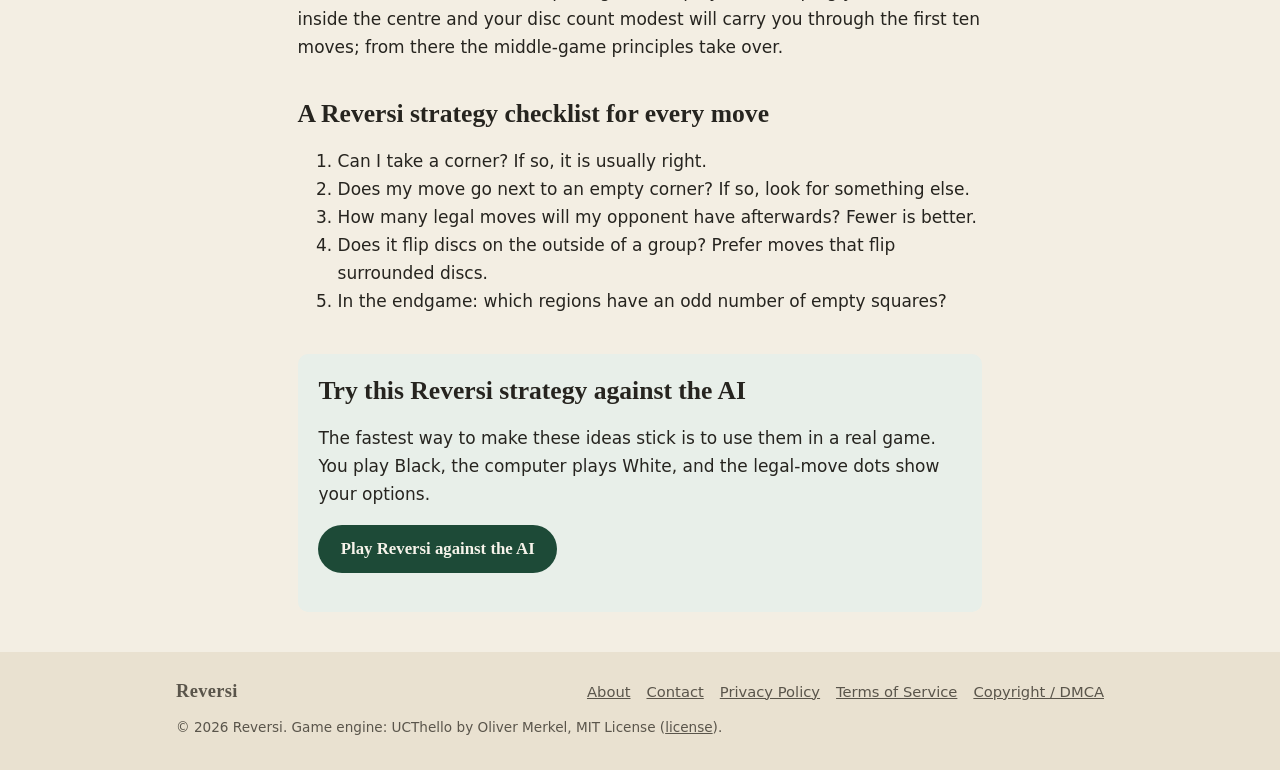
<file: strategy.html>
<!doctype html>
<html lang="en">
<head>
<meta charset="utf-8">
<meta name="viewport" content="width=device-width, initial-scale=1">
<title>Reversi Strategy: How to Win at Reversi, With Diagrams</title>
<meta name="description" content="Reversi strategy that holds up: take corners, avoid X- and C-squares, flip fewer discs early and keep more moves than your opponent. Diagrams for each idea.">
<meta name="target-keyword" content="reversi strategy">
<link rel="canonical" href="https://redreamality.com/reversi/strategy.html">
<link rel="icon" href="./favicon.svg" type="image/svg+xml">
<meta name="theme-color" content="#1d4a37">
<meta property="og:type" content="article">
<meta property="og:site_name" content="Reversi">
<meta property="og:title" content="Reversi Strategy: How to Win at Reversi">
<meta property="og:description" content="Corners, X- and C-squares, mobility, edges, quiet moves and parity, each explained with a board diagram.">
<meta property="og:url" content="https://redreamality.com/reversi/strategy.html">
<meta property="og:image" content="https://redreamality.com/reversi/img/reversi-midgame.png">
<link rel="stylesheet" href="./css/site.css">
<script type="application/ld+json">
{
  "@context": "https://schema.org",
  "@graph": [
    {
      "@type": "Article",
      "@id": "https://redreamality.com/reversi/strategy.html#article",
      "headline": "Reversi Strategy: How to Win at Reversi",
      "description": "Corners, X- and C-squares, mobility, edges, frontier discs, quiet moves, endgame parity and a beginner opening, each explained with a board diagram.",
      "url": "https://redreamality.com/reversi/strategy.html",
      "mainEntityOfPage": "https://redreamality.com/reversi/strategy.html",
      "image": "https://redreamality.com/reversi/img/reversi-midgame.png",
      "datePublished": "2026-11-19",
      "dateModified": "2026-11-20",
      "inLanguage": "en",
      "author": {"@type": "Organization", "name": "Reversi", "url": "https://redreamality.com/reversi/"},
      "publisher": {"@type": "Organization", "name": "Reversi", "url": "https://redreamality.com/reversi/"},
      "about": {"@id": "https://redreamality.com/reversi/#game"}
    },
    {
      "@type": "BreadcrumbList",
      "itemListElement": [
        {"@type": "ListItem", "position": 1, "name": "Reversi", "item": "https://redreamality.com/reversi/"},
        {"@type": "ListItem", "position": 2, "name": "Reversi Strategy", "item": "https://redreamality.com/reversi/strategy.html"}
      ]
    }
  ]
}
</script>
<!-- faq-jsonld -->
<script type="application/ld+json">
{
 "@context": "https://schema.org",
 "@type": "FAQPage",
 "mainEntity": [
  {
   "@type": "Question",
   "name": "How do you win at Reversi?",
   "acceptedAnswer": {
    "@type": "Answer",
    "text": "You win at Reversi by having more discs than your opponent when neither side can move, but you get there by controlling where the game can go, not by grabbing discs. Strong players follow a handful of principles, and almost every tip and trick you will read about Reversi strategy is one of these:"
   }
  },
  {
   "@type": "Question",
   "name": "Why are corners so important?",
   "acceptedAnswer": {
    "@type": "Answer",
    "text": "A disc in a corner can never be flipped, because there is no square beyond it from which to trap it. That makes corners the safest squares on the board, and they spread their safety: an unbroken line of your discs running along the edge from your corner can never be flipped either. Discs that can no longer be flipped are called stable discs, and the endgame is largely a race to collect them."
   }
  },
  {
   "@type": "Question",
   "name": "What are X-squares and C-squares, and why avoid them?",
   "acceptedAnswer": {
    "@type": "Answer",
    "text": "X-squares are the four squares diagonally next to a corner (b2, g2, b7, g7), and C-squares are the eight edge squares directly beside a corner (such as b1 and a2). Playing on one of them while that corner is still empty often gives your opponent a way into the corner, so a sound Reversi strategy keeps off them until the corner is settled or there is no reasonable alternative."
   }
  },
  {
   "@type": "Question",
   "name": "Why can flipping fewer discs be better?",
   "acceptedAnswer": {
    "@type": "Answer",
    "text": "Flipping fewer discs early is often better because it keeps your opponent short of moves. Mobility is the number of legal moves a player has. Each disc you flip is one more disc your opponent can use to bracket a line, so big captures in the opening and middle game tend to hand the other side more choices. A player who runs low on choices is eventually forced to play an X-square, a C-square or a weak edge move."
   }
  },
  {
   "@type": "Question",
   "name": "Are edges good or bad?",
   "acceptedAnswer": {
    "@type": "Answer",
    "text": "Edges are neither good nor bad on their own. An edge disc can only be flipped along the edge, which makes it harder to attack than a disc in the middle, but edge moves also use up safe moves and can open a path to a corner. The question to ask before every edge move is what it allows your opponent to do next."
   }
  },
  {
   "@type": "Question",
   "name": "What are frontier discs and quiet moves?",
   "acceptedAnswer": {
    "@type": "Answer",
    "text": "Frontier discs are discs that touch at least one empty square, and a quiet move is a move that flips discs without adding to your frontier. Your opponent can only play next to your frontier discs, so fewer frontier discs means fewer moves for them. Discs packed in the middle of a group, with no empty neighbours, are invisible to your opponent for now. Of all the parts of Reversi strategy, this is the one beginners notice last."
   }
  },
  {
   "@type": "Question",
   "name": "What is parity in the endgame?",
   "acceptedAnswer": {
    "@type": "Answer",
    "text": "Parity is the idea that, late in the game, it pays to make the last move in each separate region of empty squares, because the last move in a region cannot be answered there. Without passes, players alternate inside a region, so if a region has an odd number of empty squares, the player who moves into it first can expect to move into it last as well. The usual rule of thumb is therefore to play into regions with an odd number of empty squares and leave the even ones alone."
   }
  },
  {
   "@type": "Question",
   "name": "How do I beat the computer on this site?",
   "acceptedAnswer": {
    "@type": "Answer",
    "text": "Play the principles above patiently and let the computer run out of good moves. Our AI has one fixed strength; there are no difficulty levels to choose from. It picks each move with a Monte Carlo tree search: it plays out many random games from the current position for up to about eight seconds and chooses the move that did best."
   }
  },
  {
   "@type": "Question",
   "name": "What's a good opening for beginners?",
   "acceptedAnswer": {
    "@type": "Answer",
    "text": "For beginners, a good opening is a quiet one: stay in the central 4×4 area, flip one or two discs at a time, and don't be the first player to move out towards the edges. Black's four possible first moves are all equivalent by symmetry, so the real choices start with White's reply."
   }
  }
 ]
}
</script>
<!-- /faq-jsonld -->
<!-- analytics -->
<script async src="https://www.googletagmanager.com/gtag/js?id=G-4WM6C44V4Z"></script>
<script>window.dataLayer=window.dataLayer||[];function gtag(){dataLayer.push(arguments)}gtag("js",new Date());gtag("config","G-4WM6C44V4Z");window.trackEvent=function(n){gtag("event",n,{site:"reversi"})};</script>
<!-- /analytics -->
</head>
<body>
<header class="topbar">
  <div class="topbar-inner">
    <a class="brand" href="./" aria-label="Reversi home">
      <svg viewBox="0 0 32 32" aria-hidden="true"><rect width="32" height="32" rx="7" fill="#1d4a37"/><circle cx="16" cy="16" r="10" fill="#1b1b1a"/><path d="M16 6a10 10 0 0 1 0 20z" fill="#f6f3ea"/></svg>
      Reversi
    </a>
    <nav class="topnav" aria-label="Main">
      <a href="./">Play Reversi</a>
      <a href="./rules.html">Rules</a>
      <a href="./strategy.html" aria-current="page">Strategy</a>
    </nav>
  </div>
</header>
<main class="page article">
<nav class="crumbs" aria-label="Breadcrumb"><a href="./">Reversi</a> <span aria-hidden="true">›</span> Strategy</nav>
<h1>Reversi Strategy: How to Win at Reversi</h1>
<p class="lead">The core Reversi strategy fits in one sentence: take the corners, don't play next to an empty corner, and flip few discs early so that you keep more legal moves than your opponent. Disc count only matters at the very end. Below, each idea gets its own short section and a board diagram, in roughly the order you will need them during a game.</p>
<p>New to the game? Start with <a href="./rules.html">how to play Reversi</a>: the rules, with diagrams for legal moves, passing and how a game ends.</p>
<p>The diagrams use the same names as our board: columns <strong>a</strong> to <strong>h</strong> from left to right, rows <strong>1</strong> to <strong>8</strong> from top to bottom. Every position shown comes from a real sequence of legal moves from the normal starting position, so you could reach it in a game. A gold ring marks a good move, a red ring marks a risky or bad one.</p>

<section aria-labelledby="q-win">
<h2 id="q-win">How do you win at Reversi?</h2>
<p>You win at Reversi by having more discs than your opponent when neither side can move, but you get there by controlling where the game can go, not by grabbing discs. Strong players follow a handful of principles, and almost every tip and trick you will read about Reversi strategy is one of these:</p>
<ol class="principles">
  <li><a href="#q-corners">Take corners</a>: a corner disc can never be flipped.</li>
  <li><a href="#q-xc">Avoid X-squares and C-squares</a> while the corner next to them is empty.</li>
  <li><a href="#q-mobility">Flip fewer discs early</a> and keep your number of legal moves high.</li>
  <li><a href="#q-edges">Treat edges with care</a>: they can be solid or they can hand over a corner.</li>
  <li><a href="#q-frontier">Keep few frontier discs</a> and look for quiet moves.</li>
  <li><a href="#q-parity">Count empty squares in the endgame</a> and try to make the last move in each region.</li>
</ol>
<p>None of these wins every game on its own, and there is no trick that lets you always win at Reversi. Together, though, they explain why one player ends up with all the good moves and the other is forced into bad ones.</p>
</section>

<section aria-labelledby="q-corners">
<h2 id="q-corners">Why are corners so important?</h2>
<p>A disc in a corner can never be flipped, because there is no square beyond it from which to trap it. That makes corners the safest squares on the board, and they spread their safety: an unbroken line of your discs running along the edge from your corner can never be flipped either. Discs that can no longer be flipped are called <em>stable discs</em>, and the endgame is largely a race to collect them.</p>
<figure class="shot diagram">
  <picture><source media="(max-width: 640px)" srcset="img/strategy/corner-stacked.svg" width="350" height="748"><img src="img/strategy/corner.svg" width="716" height="366" loading="lazy" alt="Two Reversi boards. First: Black to move, with the h8 corner empty and white discs on c8 to g8 next to a black disc on b8; h8 is ringed in gold. Second: after Black plays h8 the whole bottom row from b8 to h8 is black, shaded to show that those seven discs are stable."></picture>
  <figcaption>Black plays the h8 corner and flips five white discs along the bottom edge. The seven black discs from b8 to h8 now run unbroken from the corner, so none of them can ever be flipped again.</figcaption>
</figure>
<p>Corners rarely come free. You usually get one because your opponent was forced to play next to it, which is what the next section is about. When you do take a corner, build out from it along the edges; each disc you add that touches your stable group is one your opponent can no longer win back.</p>
</section>

<section aria-labelledby="q-xc">
<h2 id="q-xc">What are X-squares and C-squares, and why avoid them?</h2>
<p>X-squares are the four squares diagonally next to a corner (b2, g2, b7, g7), and C-squares are the eight edge squares directly beside a corner (such as b1 and a2). Playing on one of them while that corner is still empty often gives your opponent a way into the corner, so a sound Reversi strategy keeps off them until the corner is settled or there is no reasonable alternative.</p>
<figure class="shot diagram narrow">
  <img src="img/strategy/xc-map.svg" width="350" height="350" loading="lazy" alt="An empty Reversi board with the four corners marked with a star, the four X-squares b2, g2, b7 and g7 marked X, and the eight C-squares beside the corners marked C.">
  <figcaption>The four corners (★), the four X-squares (X) and the eight C-squares (C).</figcaption>
</figure>
<p>An X-square is usually the worse of the two. A disc there sits on the long diagonal, so any of your opponent's discs further along that diagonal can trap it from the corner. In the position below White has just played b7, and Black can answer at once in the a8 corner.</p>
<figure class="shot diagram">
  <picture><source media="(max-width: 640px)" srcset="img/strategy/x-square-stacked.svg" width="350" height="748"><img src="img/strategy/x-square.svg" width="716" height="366" loading="lazy" alt="Two Reversi boards. First: White has just placed a disc on the X-square b7, ringed in red, and the a8 corner beside it is empty and ringed in gold. Second: Black has played a8 and the white disc on b7 has turned black."></picture>
  <figcaption>White's move to the X-square b7 lets Black take the a8 corner straight away, flipping three discs, including the one on b7.</figcaption>
</figure>
<p>C-squares are less dangerous but follow the same logic along the edge; there is an example in the section on edges. Late in the game, once a corner is already taken, its X- and C-squares lose their risk and can be perfectly good moves.</p>
</section>

<section aria-labelledby="q-mobility">
<h2 id="q-mobility">Why can flipping fewer discs be better?</h2>
<p>Flipping fewer discs early is often better because it keeps your opponent short of moves. <em>Mobility</em> is the number of legal moves a player has. Each disc you flip is one more disc your opponent can use to bracket a line, so big captures in the opening and middle game tend to hand the other side more choices. A player who runs low on choices is eventually forced to play an X-square, a C-square or a weak edge move.</p>
<figure class="shot diagram narrow">
  <img src="img/strategy/mobility.svg" width="350" height="350" loading="lazy" alt="A Reversi middle-game position with Black to move. Square c3 is marked A with a red ring and square g6 is marked B with a gold ring.">
  <figcaption>Black to move. Move A (c3) flips four discs and leaves White 14 legal replies. Move B (g6) flips only one disc and leaves White 10.</figcaption>
</figure>
<p>Move A looks more attractive because it wins more discs right now, yet it gives White four extra options. Over a whole game that difference adds up: the player with more moves gets to wait, while the player with fewer moves has to choose between bad squares. This is the reason the best strategy for Reversi feels backwards at first. Count discs at the end; in the opening and middle game, count moves.</p>
</section>

<section aria-labelledby="q-edges">
<h2 id="q-edges">Are edges good or bad?</h2>
<p>Edges are neither good nor bad on their own. An edge disc can only be flipped along the edge, which makes it harder to attack than a disc in the middle, but edge moves also use up safe moves and can open a path to a corner. The question to ask before every edge move is what it allows your opponent to do next.</p>
<figure class="shot diagram">
  <picture><source media="(max-width: 640px)" srcset="img/strategy/edge-stacked.svg" width="350" height="748"><img src="img/strategy/edge.svg" width="716" height="366" loading="lazy" alt="Two Reversi boards. First: Black has just played the C-square h2, ringed in red, with the h1 corner above it empty and ringed in gold. Second: White has taken h1 and the black disc on h2 has turned white."></picture>
  <figcaption>Black's edge move to the C-square h2 leaves White a legal move in the empty h1 corner. White takes it and flips three discs, h2 among them.</figcaption>
</figure>
<p>Edges become strong when they cannot be attacked: a full edge, or an edge built out from your own corner. They become weak when they leave a single empty square that your opponent can fill to bracket your discs, or when they sit next to an empty corner as in the example. If you are unsure, a quiet move in the middle is usually the safer choice. Good Reversi strategy treats an edge as something to build, not something to grab.</p>
</section>

<section aria-labelledby="q-frontier">
<h2 id="q-frontier">What are frontier discs and quiet moves?</h2>
<p>Frontier discs are discs that touch at least one empty square, and a quiet move is a move that flips discs without adding to your frontier. Your opponent can only play next to your frontier discs, so fewer frontier discs means fewer moves for them. Discs packed in the middle of a group, with no empty neighbours, are invisible to your opponent for now. Of all the parts of Reversi strategy, this is the one beginners notice last.</p>
<figure class="shot diagram narrow">
  <img src="img/strategy/quiet.svg" width="350" height="350" loading="lazy" alt="A Reversi position with Black to move. Square e3 is marked Q with a gold ring and square b6 is marked L with a red ring.">
  <figcaption>Black to move. Both Q (e3) and L (b6) flip a single disc. Q flips e4, which has no empty neighbours, and leaves White 8 legal moves. L leaves White 15.</figcaption>
</figure>
<p>The two moves capture the same number of discs, so the difference is purely about shape. Q turns a disc that was already surrounded, giving White almost nothing new to aim at. L flips a disc on the outside of the group and opens fresh targets. When you have several moves that look alike, prefer the one that touches the fewest empty squares; this single habit is one of the most useful Reversi tips for moving from beginner to intermediate play.</p>
</section>

<section aria-labelledby="q-parity">
<h2 id="q-parity">What is parity in the endgame?</h2>
<p>Parity is the idea that, late in the game, it pays to make the last move in each separate region of empty squares, because the last move in a region cannot be answered there. Without passes, players alternate inside a region, so if a region has an odd number of empty squares, the player who moves into it first can expect to move into it last as well. The usual rule of thumb is therefore to play into regions with an odd number of empty squares and leave the even ones alone.</p>
<figure class="shot diagram narrow">
  <img src="img/strategy/parity.svg" width="350" height="350" loading="lazy" alt="A Reversi endgame position with Black to move and five empty squares. The three empty squares a1, a2 and a3 on the left edge are shaded gold and ringed; the two empty squares g1 and h2 in the top-right corner area are shaded blue.">
  <figcaption>Black to move with five empty squares in two regions: three on the left edge (a1 to a3, gold) and two at the top right (g1 and h2, blue). Black has legal moves in both. Parity points to the odd, three-square region.</figcaption>
</figure>
<p>Parity is a guideline, not a law. Passes change the count, and a region where one player has no legal moves behaves differently, so in the last ten or so moves it is worth actually reading out the possibilities. With only a few empty squares left, counting every line is realistic, and it is the most reliable way to turn a close Reversi game into a win.</p>
</section>

<section aria-labelledby="q-ai">
<h2 id="q-ai">How do I beat the computer on this site?</h2>
<p>Play the principles above patiently and let the computer run out of good moves. Our AI has one fixed strength; there are no difficulty levels to choose from. It picks each move with a Monte Carlo tree search: it plays out many random games from the current position for up to about eight seconds and chooses the move that did best.</p>
<ul>
  <li>Keep the legal-move dots on while you learn (they are under <em>Options</em>). Before each move, count how many of those dots your move would leave the AI.</li>
  <li>Stay off X-squares and C-squares next to empty corners, even when a move there flips a lot.</li>
  <li>When the AI takes a corner, don't panic. Avoid feeding it the edge next to that corner and look for the corners it has not reached yet.</li>
  <li>From about twelve empty squares onward, slow down and count regions for parity.</li>
</ul>
<p>Games are not saved, so if you want to try an idea again, start a new game and aim for the same kind of position.</p>
</section>

<section aria-labelledby="q-opening">
<h2 id="q-opening">What's a good opening for beginners?</h2>
<p>For beginners, a good opening is a quiet one: stay in the central 4×4 area, flip one or two discs at a time, and don't be the first player to move out towards the edges. Black's four possible first moves are all equivalent by symmetry, so the real choices start with White's reply.</p>
<figure class="shot diagram narrow">
  <img src="img/strategy/opening.svg" width="350" height="350" loading="lazy" alt="The Reversi board after Black's first move f5. White's three legal replies are ringed and numbered: 1 on d6, 2 on f6 and 3 on f4.">
  <figcaption>After Black opens with f5, White has exactly three legal replies: d6 (1, the perpendicular opening), f6 (2, the diagonal opening) and f4 (3, the parallel opening).</figcaption>
</figure>
<p>You don't need to memorise opening lines to play well. Keeping your moves inside the centre and your disc count modest will carry you through the first ten moves; from there the middle-game principles take over.</p>
</section>

<section aria-labelledby="checklist">
<h2 id="checklist">A Reversi strategy checklist for every move</h2>
<ol>
  <li>Can I take a corner? If so, it is usually right.</li>
  <li>Does my move go next to an empty corner? If so, look for something else.</li>
  <li>How many legal moves will my opponent have afterwards? Fewer is better.</li>
  <li>Does it flip discs on the outside of a group? Prefer moves that flip surrounded discs.</li>
  <li>In the endgame: which regions have an odd number of empty squares?</li>
</ol>
</section>

<section class="cta" aria-labelledby="play-now">
<h2 id="play-now">Try this Reversi strategy against the AI</h2>
<p>The fastest way to make these ideas stick is to use them in a real game. You play Black, the computer plays White, and the legal-move dots show your options.</p>
<p><a class="btn-cta" href="./">Play Reversi against the AI</a></p>
</section>
</main>
<footer class="site-footer">
  <div class="inner">
    <a class="brand" href="./">Reversi</a>
    <nav aria-label="Site">
      <a href="./about.html">About</a>
      <a href="./contact.html">Contact</a>
      <a href="./privacy.html">Privacy Policy</a>
      <a href="./terms.html">Terms of Service</a>
      <a href="./dmca.html">Copyright / DMCA</a>
    </nav>
    <p class="fine">© 2026 Reversi. Game engine: UCThello by Oliver Merkel, MIT License (<a href="./licenses/UCThello-LICENSE.txt">license</a>).</p>
  </div>
</footer>
</body>
</html>
</file>
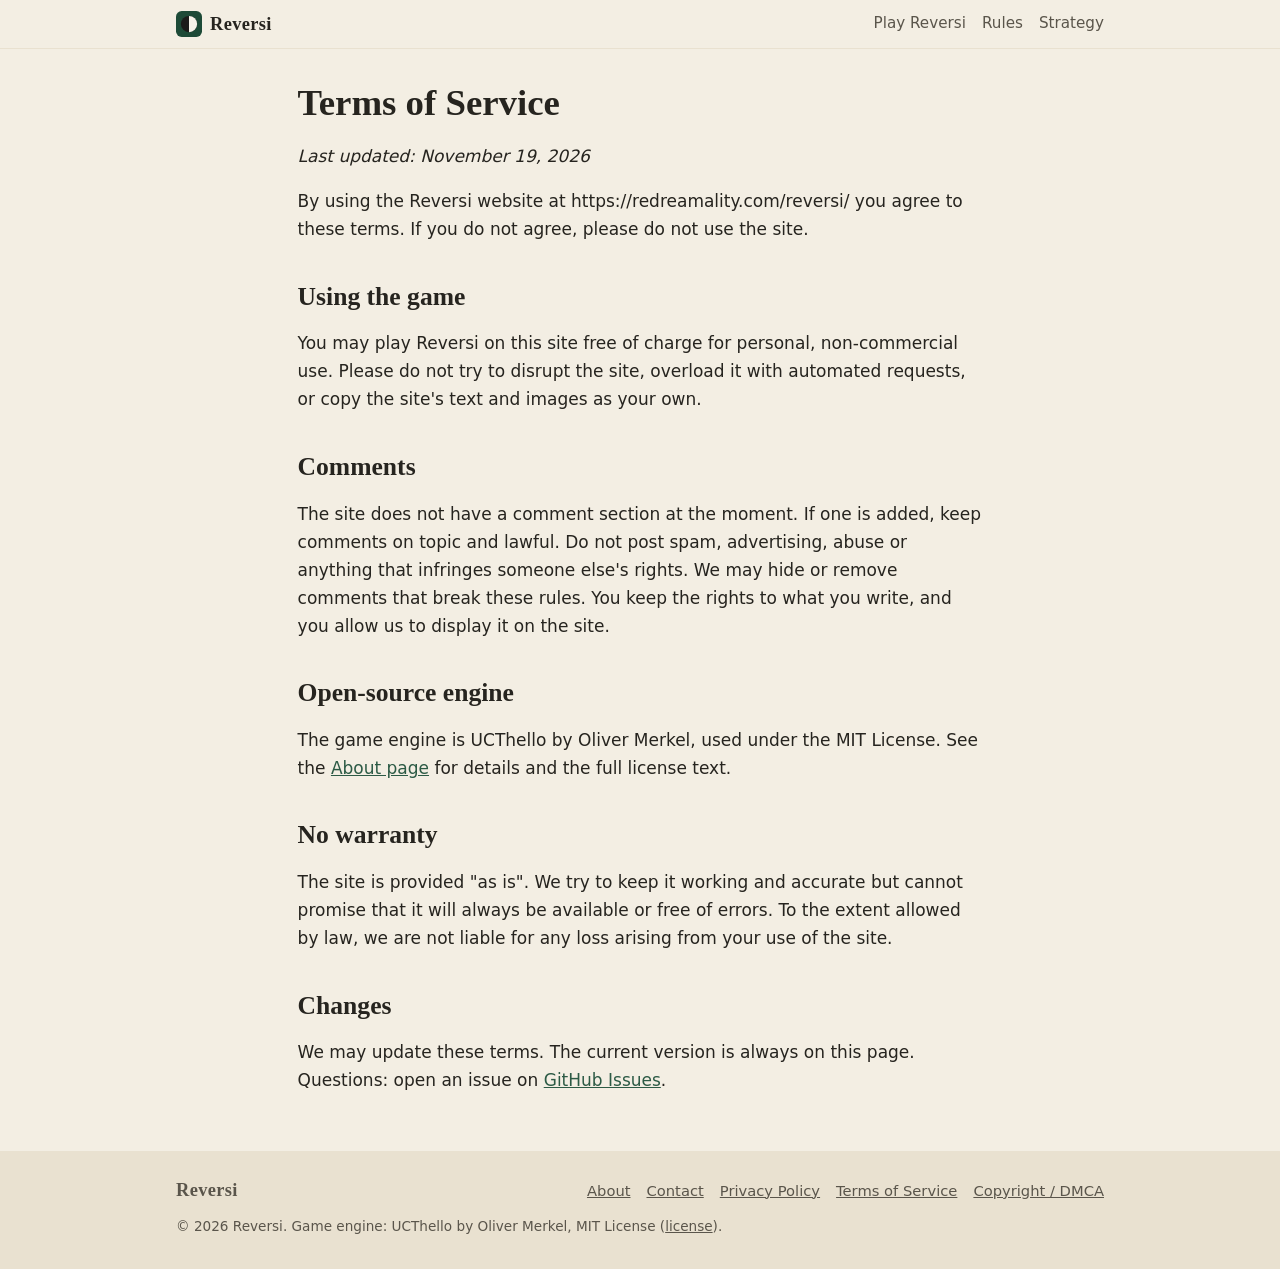
<file: terms.html>
<!doctype html>
<html lang="en">
<head>
<meta charset="utf-8">
<meta name="viewport" content="width=device-width, initial-scale=1">
<title>Terms of Service – Reversi | Rules for Using the Site</title>
<meta name="description" content="The terms for using the Reversi website: free personal play, fair use, the open-source game engine and our limits of liability.">
<link rel="canonical" href="https://redreamality.com/reversi/terms.html">
<link rel="icon" href="./favicon.svg" type="image/svg+xml">
<meta name="theme-color" content="#1d4a37">
<link rel="stylesheet" href="./css/site.css">
<script type="application/ld+json">
{"@context":"https://schema.org","@type":"BreadcrumbList","itemListElement":[
 {"@type":"ListItem","position":1,"name":"Reversi","item":"https://redreamality.com/reversi/"},
 {"@type":"ListItem","position":2,"name":"Terms of Service","item":"https://redreamality.com/reversi/terms.html"}]}
</script>
<!-- analytics -->
<script async src="https://www.googletagmanager.com/gtag/js?id=G-4WM6C44V4Z"></script>
<script>window.dataLayer=window.dataLayer||[];function gtag(){dataLayer.push(arguments)}gtag("js",new Date());gtag("config","G-4WM6C44V4Z");window.trackEvent=function(n){gtag("event",n,{site:"reversi"})};</script>
<!-- /analytics -->
</head>
<body>
<header class="topbar">
  <div class="topbar-inner">
    <a class="brand" href="./" aria-label="Reversi home">
      <svg viewBox="0 0 32 32" aria-hidden="true"><rect width="32" height="32" rx="7" fill="#1d4a37"/><circle cx="16" cy="16" r="10" fill="#1b1b1a"/><path d="M16 6a10 10 0 0 1 0 20z" fill="#f6f3ea"/></svg>
      Reversi
    </a>
    <nav class="topnav" aria-label="Main">
      <a href="./">Play Reversi</a>
      <a href="./rules.html">Rules</a>
      <a href="./strategy.html">Strategy</a>
    </nav>
  </div>
</header>
<main class="page">
<h1>Terms of Service</h1>
<p><em>Last updated: November 19, 2026</em></p>
<p>By using the Reversi website at https://redreamality.com/reversi/ you agree to these terms. If you do not agree, please do not use the site.</p>
<h2>Using the game</h2>
<p>You may play Reversi on this site free of charge for personal, non-commercial use. Please do not try to disrupt the site, overload it with automated requests, or copy the site's text and images as your own.</p>
<h2>Comments</h2>
<p>The site does not have a comment section at the moment. If one is added, keep comments on topic and lawful. Do not post spam, advertising, abuse or anything that infringes someone else's rights. We may hide or remove comments that break these rules. You keep the rights to what you write, and you allow us to display it on the site.</p>
<h2>Open-source engine</h2>
<p>The game engine is UCThello by Oliver Merkel, used under the MIT License. See the <a href="./about.html">About page</a> for details and the full license text.</p>
<h2>No warranty</h2>
<p>The site is provided "as is". We try to keep it working and accurate but cannot promise that it will always be available or free of errors. To the extent allowed by law, we are not liable for any loss arising from your use of the site.</p>
<h2>Changes</h2>
<p>We may update these terms. The current version is always on this page. Questions: open an issue on <a href="https://github.com/redreamality/reversi/issues" rel="noopener">GitHub Issues</a>.</p>
</main>
<footer class="site-footer">
  <div class="inner">
    <a class="brand" href="./">Reversi</a>
    <nav aria-label="Site">
      <a href="./about.html">About</a>
      <a href="./contact.html">Contact</a>
      <a href="./privacy.html">Privacy Policy</a>
      <a href="./terms.html">Terms of Service</a>
      <a href="./dmca.html">Copyright / DMCA</a>
    </nav>
    <p class="fine">© 2026 Reversi. Game engine: UCThello by Oliver Merkel, MIT License (<a href="./licenses/UCThello-LICENSE.txt">license</a>).</p>
  </div>
</footer>
</body>
</html>
</file>
<file: css/site.css>
/* Reversi — quiet board-game look. No external fonts. */
:root {
	--paper: #f3eee3;
	--paper-2: #e9e1d0;
	--ink: #26241f;
	--ink-soft: #5a554b;
	--felt: #1d4a37;
	--felt-dark: #143628;
	--felt-line: #0e2a1f;
	--wood: #6e4b2c;
	--wood-dark: #4a3019;
	--brass: #b4904f;
	--disc-black: #1b1b1a;
	--disc-white: #f6f3ea;
	--focus: #c7782a;
	--serif: "Iowan Old Style", "Palatino Linotype", Palatino, "Book Antiqua", Georgia, serif;
	--sans: system-ui, -apple-system, "Segoe UI", Roboto, "Helvetica Neue", Arial, sans-serif;
	--radius: 10px;
	--board: min(100%, 600px, calc(100svh - 250px));
}

*,
*::before,
*::after {
	box-sizing: border-box;
}

html {
	-webkit-text-size-adjust: 100%;
}

body {
	margin: 0;
	background: var(--paper);
	color: var(--ink);
	font: 17px/1.65 var(--sans);
	overflow-x: hidden;
}

a {
	color: #2c5a45;
}

a:hover {
	color: var(--wood);
}

:focus-visible {
	outline: 3px solid var(--focus);
	outline-offset: 2px;
}

h1,
h2,
h3 {
	font-family: var(--serif);
	font-weight: 600;
	line-height: 1.2;
	color: var(--ink);
}

h2 {
	font-size: 1.6rem;
	margin: 2.4rem 0 0.8rem;
}

h3 {
	font-size: 1.18rem;
	margin: 1.6rem 0 0.4rem;
}

/* ---------- top bar ---------- */
.topbar {
	border-bottom: 1px solid var(--paper-2);
	background: var(--paper);
}

.topbar-inner {
	max-width: 960px;
	margin: 0 auto;
	padding: 0.55rem 1rem;
	display: flex;
	align-items: center;
	justify-content: space-between;
	gap: 1rem;
}

.brand {
	display: inline-flex;
	align-items: center;
	gap: 0.5rem;
	font-family: var(--serif);
	font-size: 1.15rem;
	font-weight: 600;
	color: var(--ink);
	text-decoration: none;
	letter-spacing: 0.02em;
}

.brand svg {
	width: 26px;
	height: 26px;
}

.topnav {
	display: flex;
	gap: 1rem;
	font-size: 0.95rem;
}

.topnav a {
	color: var(--ink-soft);
	text-decoration: none;
}

.topnav a:hover {
	color: var(--ink);
	text-decoration: underline;
}

/* ---------- hero / play ---------- */
.hero {
	text-align: center;
	padding: 0.6rem 0 0;
}

.hero h1 {
	margin: 0.3rem 0 0.7rem;
	font-size: clamp(2rem, 6vw, 2.8rem);
	letter-spacing: 0.04em;
}

.play {
	width: var(--board);
	margin: 0 auto;
}

.stage {
	position: relative;
	width: 100%;
	aspect-ratio: 1 / 1;
	border-radius: var(--radius);
	overflow: hidden;
	background: var(--wood);
	box-shadow:
		0 1px 0 rgba(255, 255, 255, 0.25) inset,
		0 10px 28px rgba(40, 28, 12, 0.28);
}

.stage > .layer {
	position: absolute;
	inset: 0;
}

.layer[hidden] {
	display: none !important;
}

/* cover */
.cover svg {
	display: block;
	width: 100%;
	height: 100%;
}

.cover-cta {
	position: absolute;
	inset: 0;
	display: grid;
	place-items: center;
	background: radial-gradient(circle at 50% 50%, rgba(10, 30, 20, 0.05), rgba(10, 30, 20, 0.35));
}

.btn-play {
	font: 600 1.25rem/1 var(--serif);
	letter-spacing: 0.03em;
	color: var(--ink);
	background: var(--disc-white);
	border: 0;
	border-radius: 999px;
	padding: 1rem 2rem 1rem 1.5rem;
	display: inline-flex;
	align-items: center;
	gap: 0.7rem;
	cursor: pointer;
	box-shadow: 0 6px 18px rgba(0, 0, 0, 0.35);
	transition: transform 0.15s ease;
}

.btn-play:hover {
	transform: translateY(-1px) scale(1.02);
}

.btn-play .dot {
	width: 1.3rem;
	height: 1.3rem;
	border-radius: 50%;
	background: var(--disc-black);
	box-shadow: inset -2px -3px 4px rgba(255, 255, 255, 0.15);
}

/* loader */
.loader {
	background: var(--felt);
	display: flex;
	flex-direction: column;
	align-items: center;
	justify-content: center;
	gap: 1.4rem;
	color: #e9e3d2;
	text-align: center;
	padding: 1rem;
	border: clamp(8px, 3%, 18px) solid var(--wood);
	border-radius: var(--radius);
}

.loader-discs {
	display: flex;
	gap: 0.8rem;
	perspective: 400px;
}

.loader-discs span {
	width: clamp(28px, 9vw, 46px);
	height: clamp(28px, 9vw, 46px);
	border-radius: 50%;
	background: var(--disc-black);
	animation: loaderflip 1.6s ease-in-out infinite;
	box-shadow: 0 3px 6px rgba(0, 0, 0, 0.35);
}

.loader-discs span:nth-child(2) {
	animation-delay: 0.2s;
}

.loader-discs span:nth-child(3) {
	animation-delay: 0.4s;
}

.loader-discs span:nth-child(4) {
	animation-delay: 0.6s;
}

@keyframes loaderflip {
	0%,
	30% {
		transform: rotateY(0);
		background: var(--disc-black);
	}
	50% {
		transform: rotateY(90deg);
		background: var(--disc-black);
	}
	51%,
	80% {
		background: var(--disc-white);
	}
	100% {
		transform: rotateY(180deg);
		background: var(--disc-white);
	}
}

.loader p {
	margin: 0;
	font-family: var(--serif);
	font-size: 1.1rem;
}

/* board */
.boardlayer {
	background: var(--wood);
	padding: clamp(8px, 3%, 18px);
}

.board {
	width: 100%;
	height: 100%;
	display: grid;
	grid-template-columns: repeat(8, 1fr);
	grid-template-rows: repeat(8, 1fr);
	gap: 1px;
	background: var(--felt-line);
	border: 1px solid var(--felt-line);
	border-radius: 4px;
	overflow: hidden;
}

.cell {
	position: relative;
	appearance: none;
	border: 0;
	margin: 0;
	padding: 0;
	background: var(--felt);
	cursor: default;
	display: grid;
	place-items: center;
	-webkit-tap-highlight-color: transparent;
	touch-action: manipulation;
}

.cell.legal {
	cursor: pointer;
}

.cell.legal:hover {
	background: #245a43;
}

.cell .disc {
	width: 80%;
	height: 80%;
	border-radius: 50%;
	box-shadow: 0 2px 4px rgba(0, 0, 0, 0.45);
	transition: background-color 0.18s;
}

.disc.black {
	background: radial-gradient(circle at 35% 30%, #4a4a47, var(--disc-black) 60%);
}

.disc.white {
	background: radial-gradient(circle at 35% 30%, #ffffff, var(--disc-white) 55%, #d9d2c1);
}

.disc.flip {
	animation: discflip 0.42s ease;
}

.disc.drop {
	animation: discdrop 0.22s ease-out;
}

@keyframes discflip {
	0% {
		transform: rotateY(0) scale(1);
	}
	50% {
		transform: rotateY(90deg) scale(1.08);
	}
	100% {
		transform: rotateY(0) scale(1);
	}
}

@keyframes discdrop {
	from {
		transform: scale(0.6);
		opacity: 0.4;
	}
	to {
		transform: scale(1);
		opacity: 1;
	}
}

.cell .hint {
	width: 26%;
	height: 26%;
	border-radius: 50%;
	background: rgba(246, 243, 234, 0.28);
	pointer-events: none;
}

.board.hints-off .hint {
	display: none;
}

.cell.last::after {
	content: "";
	position: absolute;
	width: 14%;
	height: 14%;
	border-radius: 50%;
	background: var(--brass);
	pointer-events: none;
}

@media (prefers-reduced-motion: reduce) {
	.disc.flip,
	.disc.drop,
	.loader-discs span {
		animation: none;
	}
}

/* ---------- bars under the board ---------- */
.gamebar {
	display: flex;
	align-items: center;
	justify-content: space-between;
	gap: 0.6rem;
	min-height: 54px;
	padding: 0.5rem 0.25rem 0.2rem;
}

.status {
	text-align: left;
	font-size: 0.98rem;
	line-height: 1.3;
	min-width: 0;
}

.score {
	display: inline-flex;
	align-items: center;
	gap: 0.35rem;
	font-weight: 600;
	font-variant-numeric: tabular-nums;
	margin-right: 0.5rem;
}

.chip {
	display: inline-block;
	width: 0.9em;
	height: 0.9em;
	border-radius: 50%;
	vertical-align: -0.1em;
}

.chip.black {
	background: var(--disc-black);
}

.chip.white {
	background: var(--disc-white);
	border: 1px solid #a59c88;
}

.actions {
	display: flex;
	gap: 0.4rem;
	flex: none;
}

.iconbtn {
	display: inline-flex;
	align-items: center;
	justify-content: center;
	gap: 0.3rem;
	min-width: 46px;
	height: 46px;
	padding: 0 0.7rem;
	border: 1px solid #cfc5b0;
	border-radius: 999px;
	background: #fbf8f1;
	color: var(--ink);
	font: 600 0.92rem/1 var(--sans);
	cursor: pointer;
}

.iconbtn:hover {
	background: #fff;
	border-color: var(--brass);
}

.iconbtn svg {
	width: 20px;
	height: 20px;
	flex: none;
}

.iconbtn[aria-pressed="true"] {
	background: var(--felt);
	border-color: var(--felt);
	color: #f6f3ea;
}

.iconbtn[aria-pressed="true"] svg path {
	fill: currentColor;
}

.controls {
	display: flex;
	flex-wrap: wrap;
	align-items: center;
	justify-content: center;
	gap: 0.5rem;
	padding: 0.4rem 0.25rem 0;
}

.seg {
	display: inline-flex;
	border: 1px solid #cfc5b0;
	border-radius: 999px;
	overflow: hidden;
	background: #fbf8f1;
}

.seg button {
	appearance: none;
	border: 0;
	background: transparent;
	font: 600 0.92rem/1 var(--sans);
	color: var(--ink-soft);
	padding: 0 0.95rem;
	height: 42px;
	cursor: pointer;
}

.seg button[aria-pressed="true"] {
	background: var(--ink);
	color: var(--paper);
}

.textbtn {
	appearance: none;
	height: 42px;
	padding: 0 1rem;
	border: 1px solid #cfc5b0;
	border-radius: 999px;
	background: #fbf8f1;
	font: 600 0.92rem/1 var(--sans);
	color: var(--ink);
	cursor: pointer;
}

.textbtn:hover {
	border-color: var(--brass);
}

.options {
	width: 100%;
	margin: 0.5rem 0 0;
	text-align: left;
	font-size: 0.95rem;
	border-top: 1px solid var(--paper-2);
	padding-top: 0.5rem;
}

.options summary {
	cursor: pointer;
	color: var(--ink-soft);
	font-weight: 600;
	padding: 0.3rem 0;
}

.options fieldset {
	border: 0;
	margin: 0.3rem 0;
	padding: 0;
}

.options legend {
	font-weight: 600;
	padding: 0;
}

.options label {
	display: inline-flex;
	align-items: center;
	gap: 0.35rem;
	margin: 0.25rem 1rem 0.25rem 0;
	min-height: 32px;
}

.toast {
	position: fixed;
	left: 50%;
	bottom: 1.4rem;
	transform: translateX(-50%);
	background: var(--ink);
	color: var(--paper);
	padding: 0.6rem 1.1rem;
	border-radius: 999px;
	font-size: 0.95rem;
	z-index: 20;
	box-shadow: 0 6px 18px rgba(0, 0, 0, 0.3);
}

/* fullscreen */
.play:fullscreen {
	width: 100%;
	height: 100%;
	background: var(--paper);
	display: flex;
	flex-direction: column;
	align-items: center;
	justify-content: center;
	padding: 0.75rem;
}

/* square board = the smaller of the free width and the free height, centred */
.play:fullscreen {
	--fs-side: max(200px, min(100vw - 1.5rem, 100vh - 150px));
	overflow: auto;
}

.play:fullscreen .stage {
	flex: none;
	width: var(--fs-side);
	height: var(--fs-side);
}

.play:fullscreen .gamebar,
.play:fullscreen .controls {
	flex: none;
	width: var(--fs-side);
}

.play:fullscreen .options {
	display: none;
}

.play::backdrop {
	background: var(--paper);
}

/* ---------- article ---------- */
.content {
	max-width: 720px;
	margin: 0 auto;
	padding: 1rem 1.1rem 2rem;
}

.content p,
.content li {
	color: #2f2c26;
}

.content .lead {
	font-size: 1.1rem;
}

.shot {
	margin: 1.4rem 0;
}

.shot img {
	display: block;
	width: 100%;
	height: auto;
	border-radius: var(--radius);
	box-shadow: 0 6px 18px rgba(40, 28, 12, 0.2);
}

.shot figcaption {
	font-size: 0.9rem;
	color: var(--ink-soft);
	margin-top: 0.5rem;
	text-align: center;
}

.qa h3 {
	margin-bottom: 0.2rem;
}

.qa p {
	margin-top: 0.2rem;
}

.faq details {
	border-bottom: 1px solid var(--paper-2);
	padding: 0.2rem 0;
}

.faq summary {
	cursor: pointer;
	list-style: none;
	font-family: var(--serif);
	font-size: 1.1rem;
	font-weight: 600;
	padding: 0.7rem 1.8rem 0.7rem 0;
	position: relative;
}

.faq summary::-webkit-details-marker {
	display: none;
}

.faq summary::after {
	content: "+";
	position: absolute;
	right: 0.2rem;
	top: 0.55rem;
	font-size: 1.3rem;
	color: var(--wood);
}

.faq details[open] summary::after {
	content: "\2212";
}

.faq details p {
	margin: 0 0 0.9rem;
}

/* ---------- comments ---------- */
.talk {
	border-top: 1px solid var(--paper-2);
}

.talk form {
	display: grid;
	gap: 0.6rem;
	margin: 0.8rem 0 1.4rem;
}

.talk input,
.talk textarea {
	width: 100%;
	font: inherit;
	font-size: 1rem;
	padding: 0.6rem 0.75rem;
	border: 1px solid #cfc5b0;
	border-radius: 8px;
	background: #fffdf8;
	color: var(--ink);
}

.talk textarea {
	min-height: 5.5rem;
	resize: vertical;
}

.talk .row {
	display: flex;
	gap: 0.6rem;
	align-items: center;
	justify-content: space-between;
	flex-wrap: wrap;
}

.talk .note {
	font-size: 0.85rem;
	color: var(--ink-soft);
	margin: 0;
}

.talk ol {
	list-style: none;
	margin: 0;
	padding: 0;
}

.talk .post {
	padding: 0.8rem 0;
	border-bottom: 1px solid var(--paper-2);
}

.talk .post .post {
	border-bottom: 0;
	border-left: 3px solid var(--paper-2);
	margin-left: 0.4rem;
	padding: 0.5rem 0 0.2rem 0.9rem;
}

.talk .meta {
	font-size: 0.88rem;
	color: var(--ink-soft);
	display: flex;
	gap: 0.5rem;
	align-items: center;
	flex-wrap: wrap;
}

.talk .who {
	font-weight: 700;
	color: var(--ink);
}

.talk .badge {
	background: var(--felt);
	color: #f6f3ea;
	font-size: 0.74rem;
	font-weight: 700;
	padding: 0.1rem 0.5rem;
	border-radius: 999px;
	letter-spacing: 0.02em;
}

.talk .post.by-owner > .body {
	background: #e8efe9;
	border-radius: 6px;
	padding: 0.4rem 0.6rem;
}

.talk .body {
	margin: 0.3rem 0;
	white-space: pre-wrap;
	overflow-wrap: anywhere;
}

.talk .linkbtn {
	appearance: none;
	background: none;
	border: 0;
	padding: 0.2rem 0;
	color: #2c5a45;
	font: 600 0.88rem/1.2 var(--sans);
	cursor: pointer;
	text-decoration: underline;
}

.talk .empty {
	color: var(--ink-soft);
	font-style: italic;
}

/* ---------- plain pages ---------- */
.page {
	max-width: 720px;
	margin: 0 auto;
	padding: 1.2rem 1.1rem 2.5rem;
}

.page h1 {
	font-size: clamp(1.8rem, 5vw, 2.3rem);
	margin: 0.8rem 0 1rem;
}

.page pre {
	white-space: pre-wrap;
	background: #fbf8f1;
	border: 1px solid var(--paper-2);
	border-radius: 8px;
	padding: 1rem;
	font-size: 0.85rem;
	overflow-wrap: anywhere;
}

/* ---------- footer ---------- */
.site-footer {
	border-top: 1px solid var(--paper-2);
	background: var(--paper-2);
	color: var(--ink-soft);
	font-size: 0.92rem;
}

.site-footer .inner {
	max-width: 960px;
	margin: 0 auto;
	padding: 1.4rem 1rem 2rem;
	display: flex;
	flex-wrap: wrap;
	gap: 0.6rem 1.4rem;
	align-items: baseline;
	justify-content: space-between;
}

.site-footer nav {
	display: flex;
	flex-wrap: wrap;
	gap: 0.4rem 1rem;
}

.site-footer a {
	color: var(--ink-soft);
}

.site-footer .fine {
	width: 100%;
	margin: 0;
	font-size: 0.85rem;
}

@media (max-width: 640px) {
	body {
		font-size: 16.5px;
	}

	.play {
		width: 100%;
	}

	.stage {
		border-radius: 0;
	}

	.gamebar,
	.controls {
		padding-left: 0.6rem;
		padding-right: 0.6rem;
	}

	.iconbtn .label {
		display: none;
	}

	.topnav {
		gap: 0.75rem;
		font-size: 0.9rem;
	}
}

.shot.narrow img {
	max-width: 360px;
	margin: 0 auto;
}

/* ---------- article pages (strategy guide) ---------- */
.crumbs {
	font-size: 0.9rem;
	color: var(--ink-soft);
	margin-top: 0.4rem;
}

.crumbs a {
	color: var(--ink-soft);
}

.page.article .lead {
	font-size: 1.1rem;
}

.shot.diagram img {
	box-shadow: none;
	border-radius: 0;
}

.shot.diagram.narrow img {
	max-width: 360px;
	margin: 0 auto;
}

.principles li {
	margin: 0.25rem 0;
}

.topnav a[aria-current="page"] {
	color: var(--ink);
	font-weight: 600;
}

.cta {
	margin-top: 2.4rem;
	padding: 1.2rem 1.3rem 1.4rem;
	background: #e8efe9;
	border-radius: var(--radius);
}

.cta h2 {
	margin-top: 0.2rem;
}

.btn-cta {
	display: inline-flex;
	align-items: center;
	min-height: 48px;
	padding: 0 1.4rem;
	border-radius: 999px;
	background: var(--felt);
	color: #f6f3ea;
	font: 600 1.05rem/1 var(--serif);
	text-decoration: none;
}

.btn-cta:hover {
	background: var(--felt-dark);
	color: #fff;
}

/* before/after diagrams: <picture> swaps in a stacked SVG on phones */
.shot picture {
	display: block;
}

/* ---------- rules page: printable one-page sheet ---------- */
.sheet {
	margin-top: 2.4rem;
	padding: 1.1rem 1.3rem 1.2rem;
	border: 2px solid var(--felt);
	border-radius: var(--radius);
	background: #fbf8f1;
}

.sheet h2 {
	margin-top: 0.2rem;
}

.sheet-body {
	display: flex;
	flex-wrap: wrap;
	gap: 1rem 1.4rem;
	align-items: flex-start;
}

.sheet-body ol {
	flex: 1 1 260px;
	margin: 0;
	padding-left: 1.3rem;
}

.sheet-body li {
	margin: 0.3rem 0;
}

.sheet-board {
	display: block;
	flex: 0 1 220px;
	width: 220px;
	max-width: 100%;
	height: auto;
}

.sheet-note,
.sheet-url {
	font-size: 0.9rem;
	color: var(--ink-soft);
}

.print-btn {
	border: 0;
	cursor: pointer;
}

@media print {
	.topbar,
	.site-footer,
	.crumbs,
	.cta,
	.print-btn,
	.sheet-note {
		display: none !important;
	}

	body {
		background: #fff;
	}

	/* "Print the one-page rules" button: only the sheet */
	body.print-sheet main > :not(#sheet) {
		display: none !important;
	}

	body.print-sheet .sheet {
		margin: 0;
		break-inside: avoid;
	}
}
</file>
